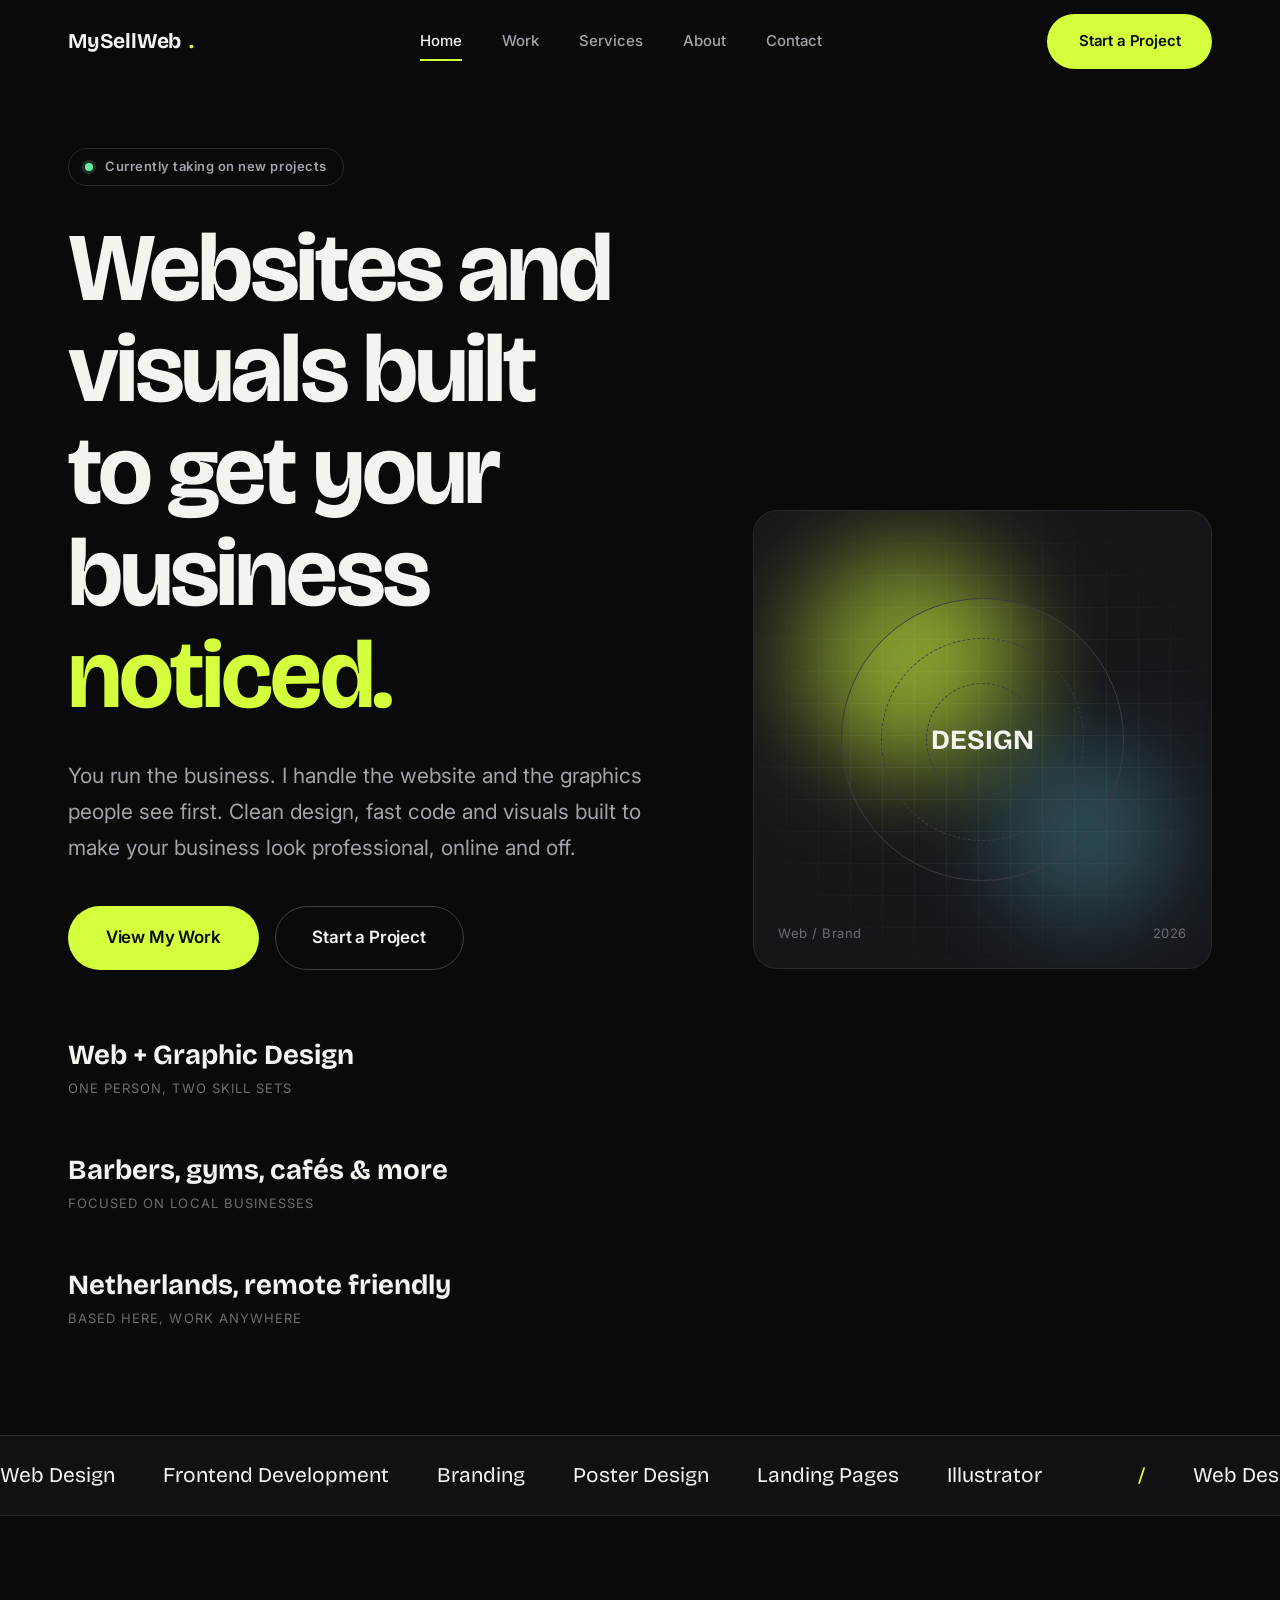
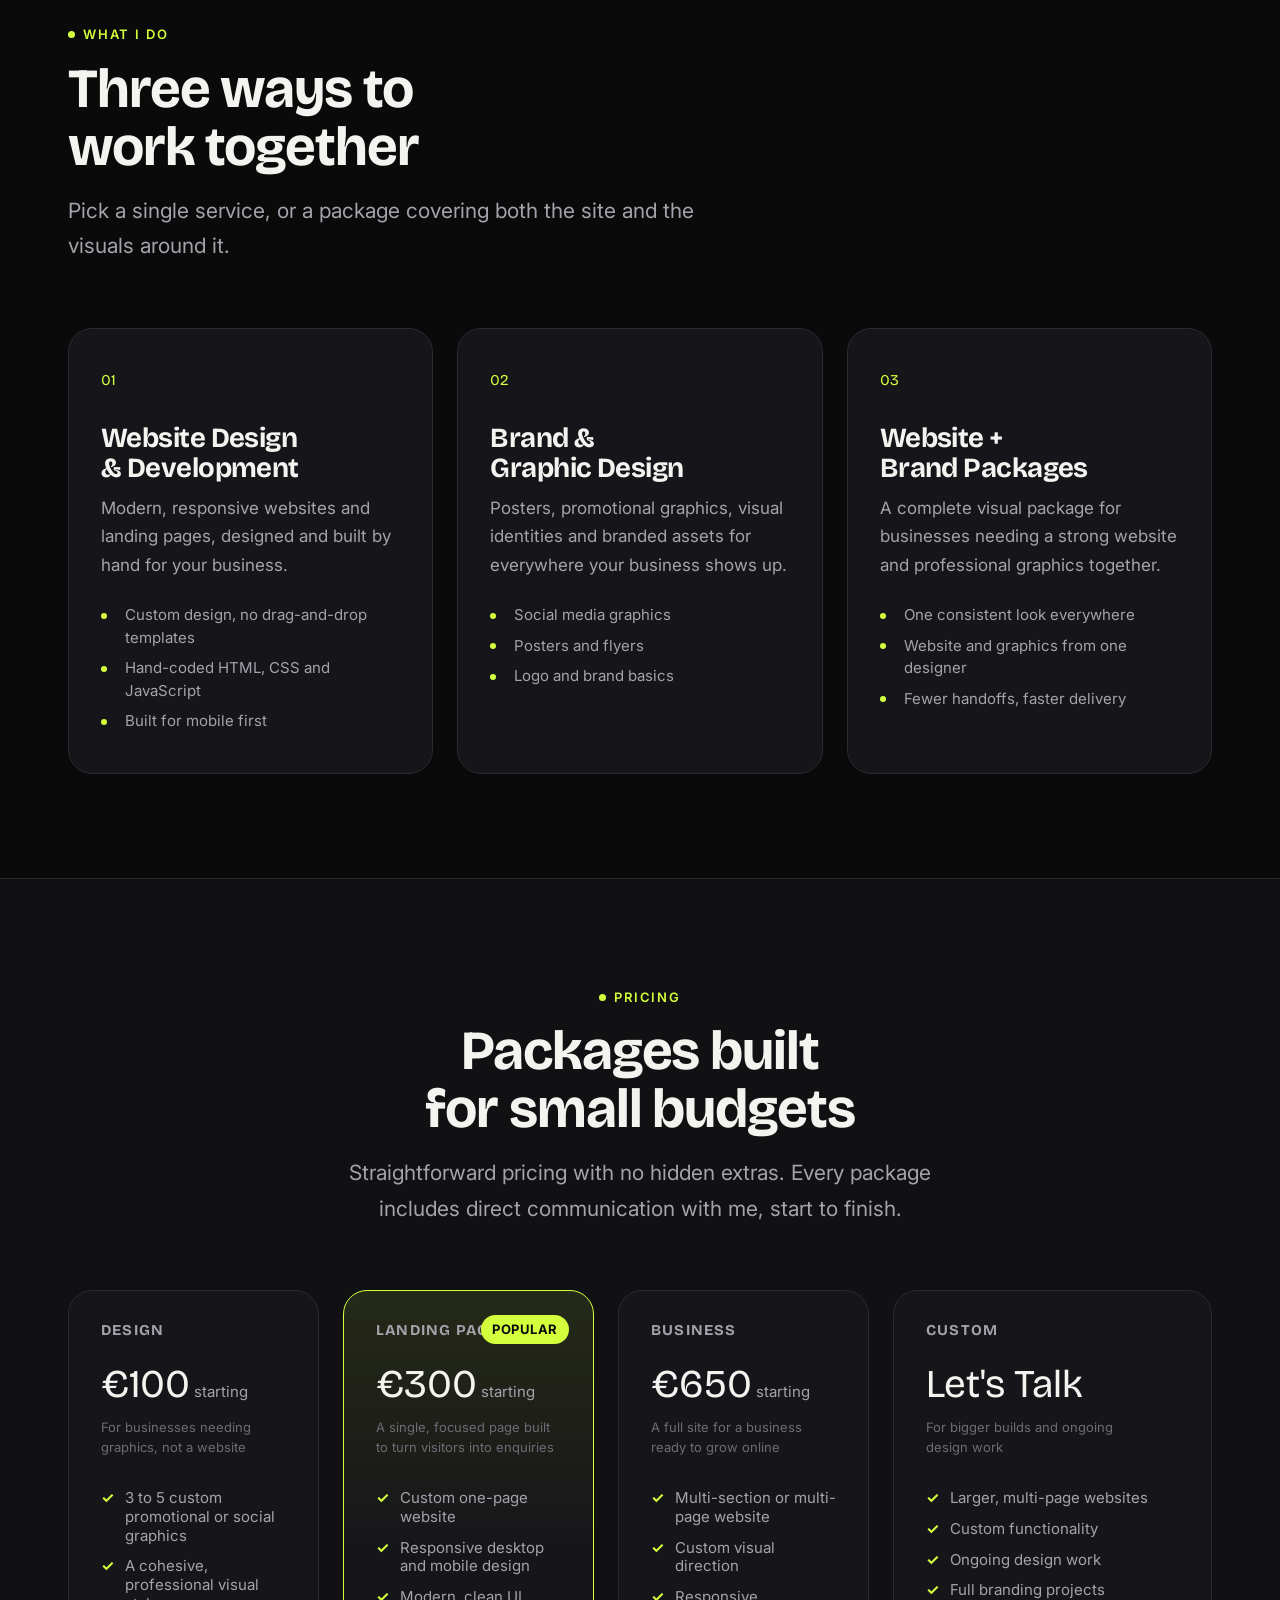
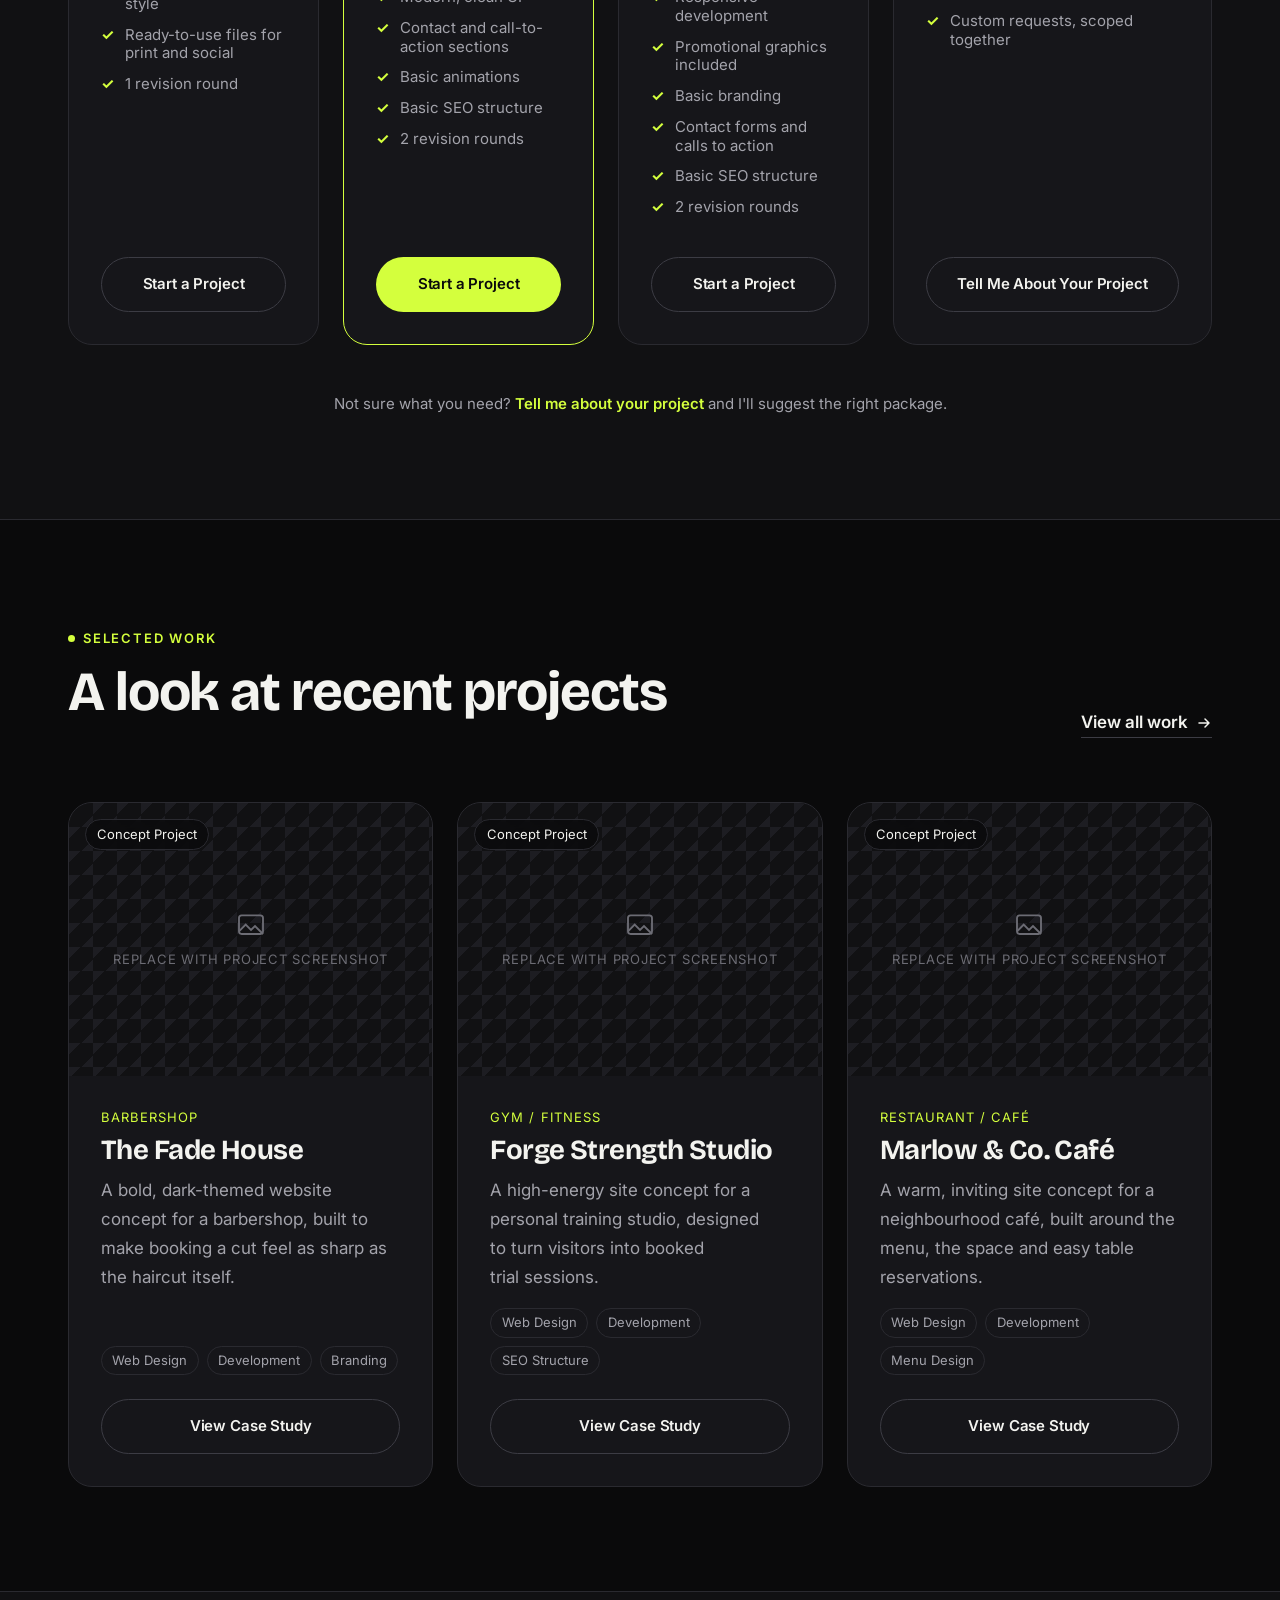
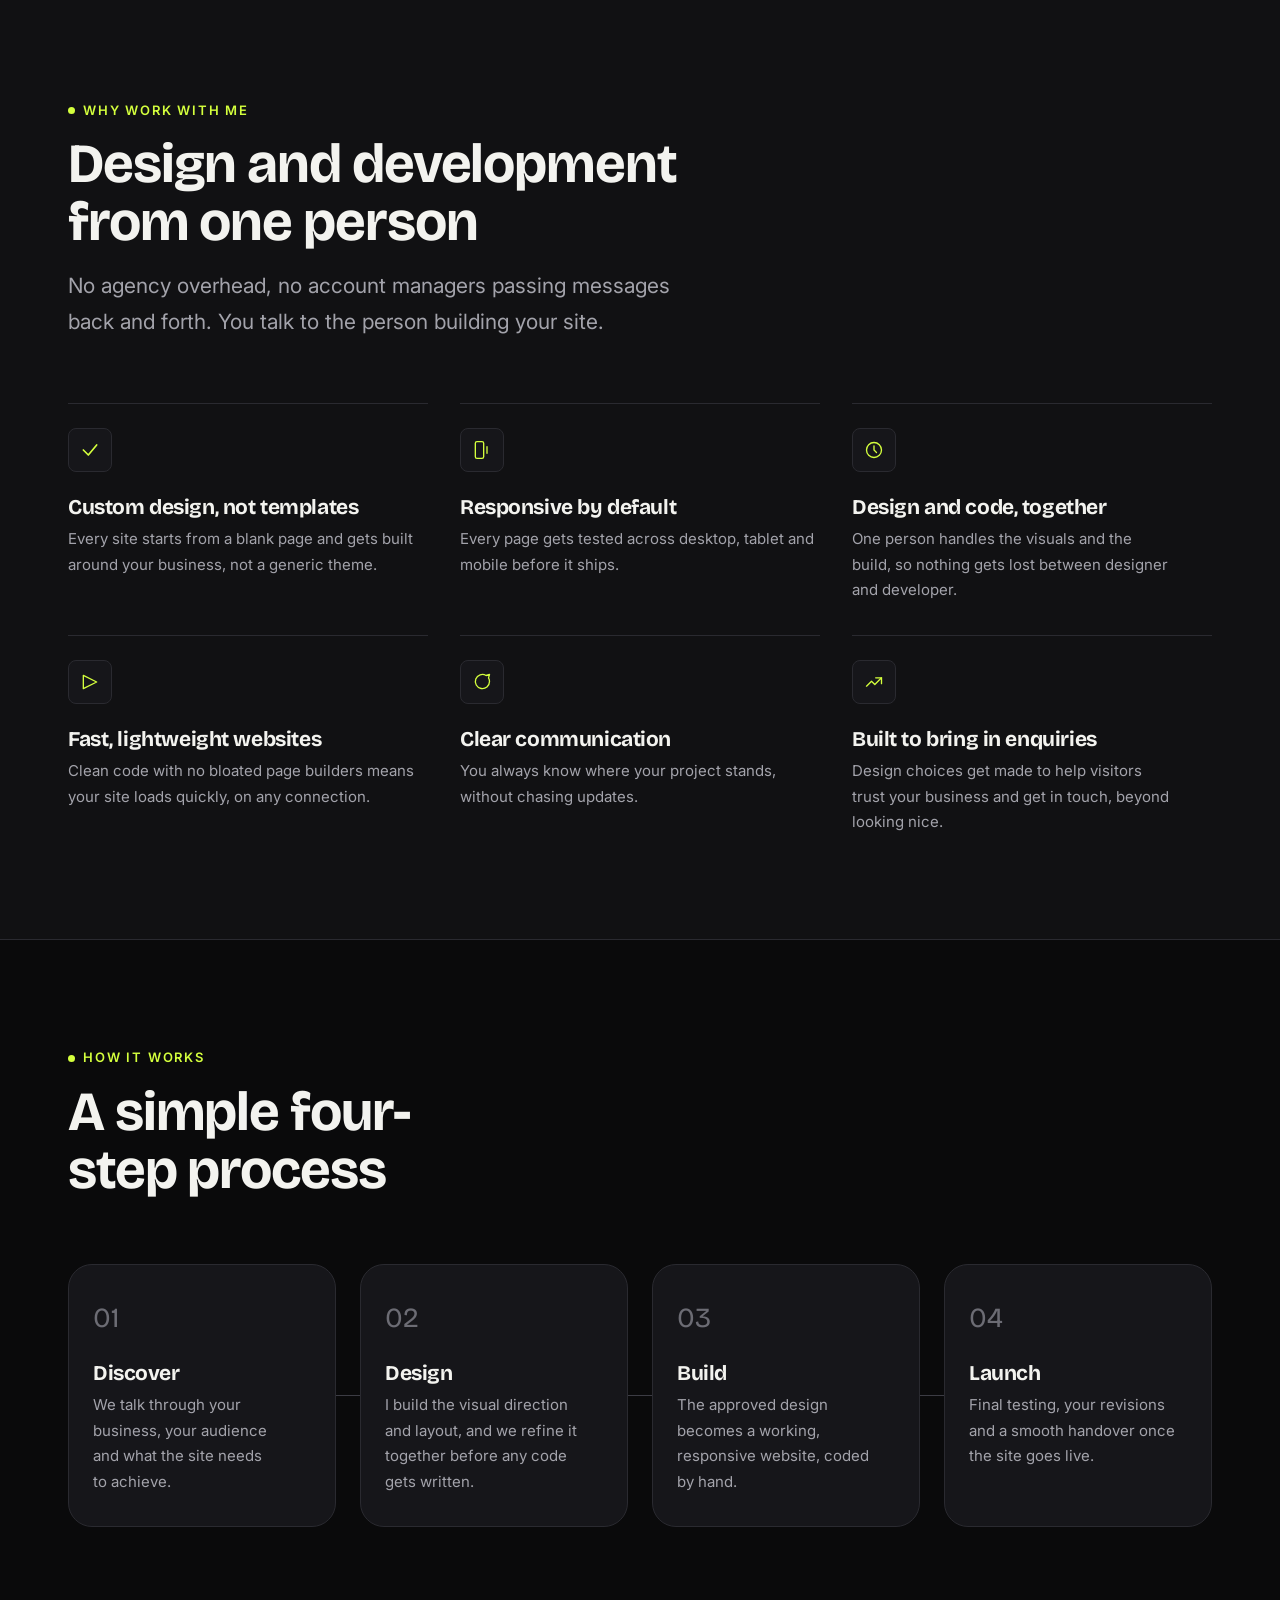
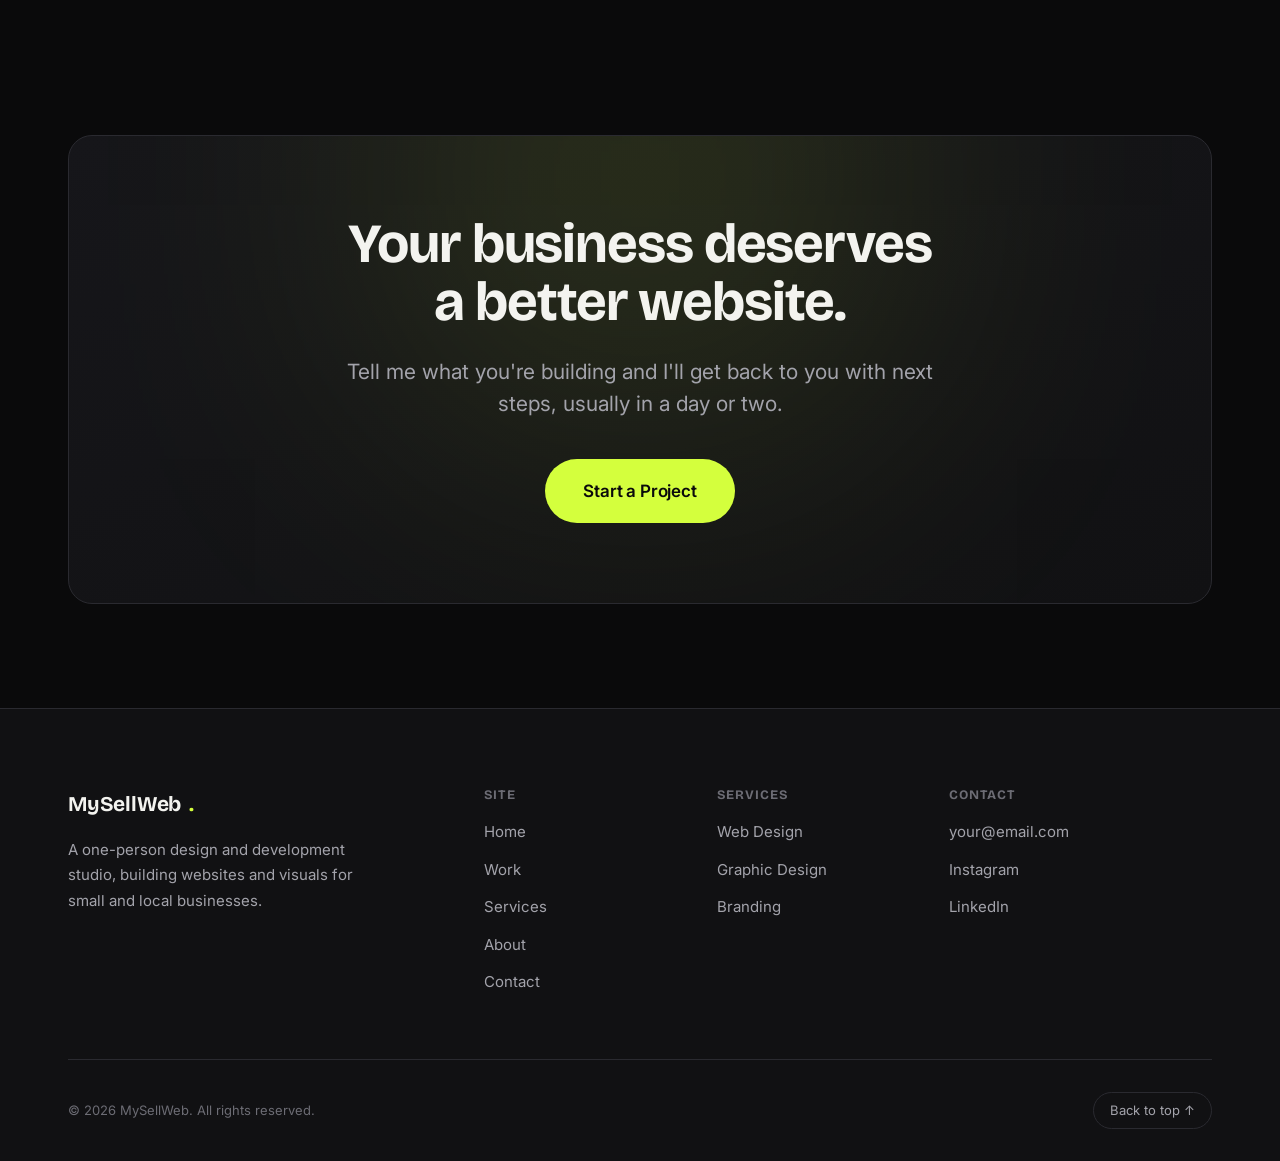
<file: index.html>
<!DOCTYPE html>
<html lang="en">
<head>
  <meta charset="UTF-8">
  <meta name="viewport" content="width=device-width, initial-scale=1.0">
  <title>MySellWeb | Websites &amp; Graphic Design for Small Businesses</title>
  <meta name="description" content="Freelance web design and graphic design studio. Custom websites, landing pages, branding and promotional graphics for barbers, gyms, restaurants and local businesses.">

  <!-- ============================================================
       REPLACE ME: swap "MySellWeb" everywhere in this file for your
       real studio name, and update the description above.
       ============================================================ -->

  <!-- Open Graph: replace the URL and image once the site is live -->
  <meta property="og:title" content="MySellWeb | Websites & Graphic Design for Small Businesses">
  <meta property="og:description" content="Custom websites, landing pages and branded graphics for barbers, gyms, restaurants and local businesses.">
  <meta property="og:type" content="website">
  <meta property="og:url" content="https://www.yourdomain.com/">
  <!-- <meta property="og:image" content="https://www.yourdomain.com/assets/images/og-cover.jpg"> -->

  <link rel="icon" href="data:,">
  <link rel="preconnect" href="https://fonts.googleapis.com">
  <link rel="preconnect" href="https://fonts.gstatic.com" crossorigin>
  <link href="https://fonts.googleapis.com/css2?family=Bricolage+Grotesque:opsz,wght@12..96,400;500;600;700;800&family=Inter:wght@400;500;600;700&display=swap" rel="stylesheet">
  <link rel="stylesheet" href="css/styles.css">
</head>
<body id="top">
  <a class="skip-link" href="#main">Skip to content</a>

  <!-- ============================================================
       NAVIGATION
       ============================================================ -->
  <header class="site-header">
    <div class="nav-inner">
      <a href="index.html" class="logo">MySellWeb<span class="dot">.</span></a>

      <nav class="nav-links" aria-label="Primary">
        <a href="index.html">Home</a>
        <a href="work.html">Work</a>
        <a href="services.html">Services</a>
        <a href="about.html">About</a>
        <a href="contact.html">Contact</a>
      </nav>

      <div class="nav-cta">
        <a href="contact.html" class="btn btn-primary">Start a Project</a>
        <button class="nav-toggle" aria-label="Open menu" aria-expanded="false" aria-controls="mobile-menu">
          <span></span><span></span><span></span>
        </button>
      </div>
    </div>

    <!-- Mobile menu (vanilla JS toggle in js/main.js) -->
    <div class="mobile-menu" id="mobile-menu">
      <nav aria-label="Mobile">
        <a href="index.html">Home</a>
        <a href="work.html">Work</a>
        <a href="services.html">Services</a>
        <a href="about.html">About</a>
        <a href="contact.html">Contact</a>
      </nav>
      <a href="contact.html" class="btn btn-primary btn-block">Start a Project</a>
      <div class="mobile-menu-foot">
        <!-- REPLACE ME: your real email and socials -->
        <a href="mailto:your@email.com">your@email.com</a>
      </div>
    </div>
  </header>

  <main id="main">

    <!-- ============================================================
         HERO
         ============================================================ -->
    <section class="hero">
      <div class="container">
        <div class="hero-grid">
          <div class="reveal">
            <span class="hero-eyebrow"><span class="status-dot"></span> Currently taking on new projects</span>
            <h1>Websites and visuals built to get your business <em>noticed.</em></h1>
            <p class="hero-desc">You run the business. I handle the website and the graphics people see first. Clean design, fast code and visuals built to make your business look professional, online and off.</p>
            <div class="hero-actions">
              <a href="work.html" class="btn btn-primary btn-lg">View My Work</a>
              <a href="contact.html" class="btn btn-secondary btn-lg">Start a Project</a>
            </div>
            <div class="hero-meta">
              <div>
                <strong>Web + Graphic Design</strong>
                <span>One person, two skill sets</span>
              </div>
              <div>
                <strong>Barbers, gyms, cafés &amp; more</strong>
                <span>Focused on local businesses</span>
              </div>
              <div>
                <strong>Netherlands, remote friendly</strong>
                <span>Based here, work anywhere</span>
              </div>
            </div>
          </div>

          <!-- Generated visual: pure CSS, no external image needed -->
          <div class="hero-visual" aria-hidden="true">
            <div class="grid-lines"></div>
            <div class="orb orb-1"></div>
            <div class="orb orb-2"></div>
            <div class="visual-core">
              <span class="visual-mark">DESIGN</span>
            </div>
            <div class="corner-tag">
              <span>Web / Brand</span>
              <span>2026</span>
            </div>
          </div>
        </div>
      </div>
    </section>

    <!-- Scrolling skills strip -->
    <div class="marquee-section" aria-hidden="true">
      <div class="marquee-track">
        <span>
          <em>Web Design</em>
          <em>Frontend Development</em>
          <em>Branding</em>
          <em>Poster Design</em>
          <em>Landing Pages</em>
          <em>Illustrator</em>
        </span>
        <span>
          <em>Web Design</em>
          <em>Frontend Development</em>
          <em>Branding</em>
          <em>Poster Design</em>
          <em>Landing Pages</em>
          <em>Illustrator</em>
        </span>
      </div>
    </div>

    <!-- ============================================================
         SERVICES
         ============================================================ -->
    <section class="section-pad" id="services-preview">
      <div class="container">
        <div class="section-head reveal">
          <span class="eyebrow">What I Do</span>
          <h2>Three ways to work together</h2>
          <p>Pick a single service, or a package covering both the site and the visuals around it.</p>
        </div>

        <div class="services-grid reveal-stagger">
          <div class="service-card">
            <span class="num">01</span>
            <h3>Website Design &amp; Development</h3>
            <p>Modern, responsive websites and landing pages, designed and built by hand for your business.</p>
            <ul>
              <li>Custom design, no drag-and-drop templates</li>
              <li>Hand-coded HTML, CSS and JavaScript</li>
              <li>Built for mobile first</li>
            </ul>
          </div>
          <div class="service-card">
            <span class="num">02</span>
            <h3>Brand &amp; Graphic Design</h3>
            <p>Posters, promotional graphics, visual identities and branded assets for everywhere your business shows up.</p>
            <ul>
              <li>Social media graphics</li>
              <li>Posters and flyers</li>
              <li>Logo and brand basics</li>
            </ul>
          </div>
          <div class="service-card">
            <span class="num">03</span>
            <h3>Website + Brand Packages</h3>
            <p>A complete visual package for businesses needing a strong website and professional graphics together.</p>
            <ul>
              <li>One consistent look everywhere</li>
              <li>Website and graphics from one designer</li>
              <li>Fewer handoffs, faster delivery</li>
            </ul>
          </div>
        </div>
      </div>
    </section>

    <!-- ============================================================
         PRICING / PACKAGES
         REPLACE ME: update prices and inclusions any time your rates
         change. Each card is fully self-contained below.
         ============================================================ -->
    <section class="section-pad" id="pricing" style="background: var(--bg-raised); border-top: 1px solid var(--border); border-bottom: 1px solid var(--border);">
      <div class="container">
        <div class="section-head center reveal">
          <span class="eyebrow">Pricing</span>
          <h2>Packages built for small budgets</h2>
          <p>Straightforward pricing with no hidden extras. Every package includes direct communication with me, start to finish.</p>
        </div>

        <div class="pricing-grid reveal-stagger">
          <!-- PACKAGE 1 — DESIGN -->
          <div class="price-card">
            <h3>Design</h3>
            <div class="price-value">€100<span> starting</span></div>
            <p class="price-note">For businesses needing graphics, not a website</p>
            <ul>
              <li>3 to 5 custom promotional or social graphics</li>
              <li>A cohesive, professional visual style</li>
              <li>Ready-to-use files for print and social</li>
              <li>1 revision round</li>
            </ul>
            <a href="contact.html" class="btn btn-secondary btn-block">Start a Project</a>
          </div>

          <!-- PACKAGE 2 — LANDING PAGE (marked popular) -->
          <div class="price-card is-popular">
            <span class="price-badge">Popular</span>
            <h3>Landing Page</h3>
            <div class="price-value">€300<span> starting</span></div>
            <p class="price-note">A single, focused page built to turn visitors into enquiries</p>
            <ul>
              <li>Custom one-page website</li>
              <li>Responsive desktop and mobile design</li>
              <li>Modern, clean UI</li>
              <li>Contact and call-to-action sections</li>
              <li>Basic animations</li>
              <li>Basic SEO structure</li>
              <li>2 revision rounds</li>
            </ul>
            <a href="contact.html" class="btn btn-primary btn-block">Start a Project</a>
          </div>

          <!-- PACKAGE 3 — BUSINESS -->
          <div class="price-card">
            <h3>Business</h3>
            <div class="price-value">€650<span> starting</span></div>
            <p class="price-note">A full site for a business ready to grow online</p>
            <ul>
              <li>Multi-section or multi-page website</li>
              <li>Custom visual direction</li>
              <li>Responsive development</li>
              <li>Promotional graphics included</li>
              <li>Basic branding</li>
              <li>Contact forms and calls to action</li>
              <li>Basic SEO structure</li>
              <li>2 revision rounds</li>
            </ul>
            <a href="contact.html" class="btn btn-secondary btn-block">Start a Project</a>
          </div>

          <!-- PACKAGE 4 — CUSTOM -->
          <div class="price-card">
            <h3>Custom</h3>
            <div class="price-value">Let's Talk</div>
            <p class="price-note">For bigger builds and ongoing design work</p>
            <ul>
              <li>Larger, multi-page websites</li>
              <li>Custom functionality</li>
              <li>Ongoing design work</li>
              <li>Full branding projects</li>
              <li>Custom requests, scoped together</li>
            </ul>
            <a href="contact.html" class="btn btn-secondary btn-block">Tell Me About Your Project</a>
          </div>
        </div>

        <p class="pricing-footnote reveal">Not sure what you need? <a href="contact.html">Tell me about your project</a> and I'll suggest the right package.</p>
      </div>
    </section>

    <!-- ============================================================
         FEATURED WORK
         ============================================================ -->
    <section class="section-pad" id="work-preview">
      <div class="container">
        <div class="section-top-row reveal">
          <div class="section-head">
            <span class="eyebrow">Selected Work</span>
            <h2>A look at recent projects</h2>
          </div>
          <a href="work.html" class="link-arrow">
            View all work
            <svg width="16" height="16" viewBox="0 0 16 16" fill="none" aria-hidden="true"><path d="M3 8h10M9 4l4 4-4 4" stroke="currentColor" stroke-width="1.5" stroke-linecap="round" stroke-linejoin="round"/></svg>
          </a>
        </div>

        <div class="work-grid reveal-stagger">
          <!-- PROJECT 1 — BARBERSHOP -->
          <article class="project-card">
            <div class="project-media">
              <span class="project-tag">Concept Project</span>
              <!-- REPLACE ME: swap this placeholder for a real screenshot -->
              <!-- <img src="assets/images/barbershop-cover.jpg" alt="Homepage of the barbershop concept website"> -->
              <div class="placeholder-tag">
                <svg width="32" height="32" viewBox="0 0 24 24" fill="none" aria-hidden="true"><rect x="3" y="4" width="18" height="14" rx="2" stroke="currentColor" stroke-width="1.4"/><path d="M3 16l5-5 4 4 3-3 6 6" stroke="currentColor" stroke-width="1.4"/></svg>
                Replace with project screenshot
              </div>
            </div>
            <div class="project-body">
              <span class="project-industry">Barbershop</span>
              <h3>The Fade House</h3>
              <p>A bold, dark-themed website concept for a barbershop, built to make booking a cut feel as sharp as the haircut itself.</p>
              <div class="project-services">
                <span>Web Design</span>
                <span>Development</span>
                <span>Branding</span>
              </div>
              <a href="projects/barber.html" class="btn btn-secondary btn-block">View Case Study</a>
            </div>
          </article>

          <!-- PROJECT 2 — GYM / FITNESS -->
          <article class="project-card">
            <div class="project-media">
              <span class="project-tag">Concept Project</span>
              <!-- <img src="assets/images/gym-cover.jpg" alt="Homepage of the fitness studio concept website"> -->
              <div class="placeholder-tag">
                <svg width="32" height="32" viewBox="0 0 24 24" fill="none" aria-hidden="true"><rect x="3" y="4" width="18" height="14" rx="2" stroke="currentColor" stroke-width="1.4"/><path d="M3 16l5-5 4 4 3-3 6 6" stroke="currentColor" stroke-width="1.4"/></svg>
                Replace with project screenshot
              </div>
            </div>
            <div class="project-body">
              <span class="project-industry">Gym / Fitness</span>
              <h3>Forge Strength Studio</h3>
              <p>A high-energy site concept for a personal training studio, designed to turn visitors into booked trial sessions.</p>
              <div class="project-services">
                <span>Web Design</span>
                <span>Development</span>
                <span>SEO Structure</span>
              </div>
              <a href="projects/gym.html" class="btn btn-secondary btn-block">View Case Study</a>
            </div>
          </article>

          <!-- PROJECT 3 — RESTAURANT / CAFÉ -->
          <article class="project-card">
            <div class="project-media">
              <span class="project-tag">Concept Project</span>
              <!-- <img src="assets/images/restaurant-cover.jpg" alt="Homepage of the café concept website"> -->
              <div class="placeholder-tag">
                <svg width="32" height="32" viewBox="0 0 24 24" fill="none" aria-hidden="true"><rect x="3" y="4" width="18" height="14" rx="2" stroke="currentColor" stroke-width="1.4"/><path d="M3 16l5-5 4 4 3-3 6 6" stroke="currentColor" stroke-width="1.4"/></svg>
                Replace with project screenshot
              </div>
            </div>
            <div class="project-body">
              <span class="project-industry">Restaurant / Café</span>
              <h3>Marlow &amp; Co. Café</h3>
              <p>A warm, inviting site concept for a neighbourhood café, built around the menu, the space and easy table reservations.</p>
              <div class="project-services">
                <span>Web Design</span>
                <span>Development</span>
                <span>Menu Design</span>
              </div>
              <a href="projects/restaurant.html" class="btn btn-secondary btn-block">View Case Study</a>
            </div>
          </article>
        </div>
      </div>
    </section>

    <!-- ============================================================
         WHY WORK WITH ME
         ============================================================ -->
    <section class="section-pad" style="background: var(--bg-raised); border-top: 1px solid var(--border); border-bottom: 1px solid var(--border);">
      <div class="container">
        <div class="section-head reveal">
          <span class="eyebrow">Why Work With Me</span>
          <h2>Design and development from one person</h2>
          <p>No agency overhead, no account managers passing messages back and forth. You talk to the person building your site.</p>
        </div>

        <div class="benefits-grid reveal-stagger">
          <div class="benefit-item">
            <div class="icon"><svg width="20" height="20" viewBox="0 0 24 24" fill="none" aria-hidden="true"><path d="M4 12l6 6L20 6" stroke="currentColor" stroke-width="2" stroke-linecap="round" stroke-linejoin="round"/></svg></div>
            <h3>Custom design, not templates</h3>
            <p>Every site starts from a blank page and gets built around your business, not a generic theme.</p>
          </div>
          <div class="benefit-item">
            <div class="icon"><svg width="20" height="20" viewBox="0 0 24 24" fill="none" aria-hidden="true"><rect x="4" y="2" width="10" height="20" rx="2" stroke="currentColor" stroke-width="1.6"/><path d="M18 8v8" stroke="currentColor" stroke-width="1.6" stroke-linecap="round"/></svg></div>
            <h3>Responsive by default</h3>
            <p>Every page gets tested across desktop, tablet and mobile before it ships.</p>
          </div>
          <div class="benefit-item">
            <div class="icon"><svg width="20" height="20" viewBox="0 0 24 24" fill="none" aria-hidden="true"><circle cx="12" cy="12" r="9" stroke="currentColor" stroke-width="1.6"/><path d="M12 7v5l3 3" stroke="currentColor" stroke-width="1.6" stroke-linecap="round"/></svg></div>
            <h3>Design and code, together</h3>
            <p>One person handles the visuals and the build, so nothing gets lost between designer and developer.</p>
          </div>
          <div class="benefit-item">
            <div class="icon"><svg width="20" height="20" viewBox="0 0 24 24" fill="none" aria-hidden="true"><path d="M4 4l16 8-16 8V4z" stroke="currentColor" stroke-width="1.6" stroke-linejoin="round"/></svg></div>
            <h3>Fast, lightweight websites</h3>
            <p>Clean code with no bloated page builders means your site loads quickly, on any connection.</p>
          </div>
          <div class="benefit-item">
            <div class="icon"><svg width="20" height="20" viewBox="0 0 24 24" fill="none" aria-hidden="true"><path d="M21 11.5a8.5 8.5 0 11-4.1-7.3L21 3l-1.2 4.1a8.4 8.4 0 011.2 4.4z" stroke="currentColor" stroke-width="1.6" stroke-linejoin="round"/></svg></div>
            <h3>Clear communication</h3>
            <p>You always know where your project stands, without chasing updates.</p>
          </div>
          <div class="benefit-item">
            <div class="icon"><svg width="20" height="20" viewBox="0 0 24 24" fill="none" aria-hidden="true"><path d="M3 17l6-6 4 4 8-8" stroke="currentColor" stroke-width="1.6" stroke-linecap="round" stroke-linejoin="round"/><path d="M14 7h7v7" stroke="currentColor" stroke-width="1.6" stroke-linecap="round" stroke-linejoin="round"/></svg></div>
            <h3>Built to bring in enquiries</h3>
            <p>Design choices get made to help visitors trust your business and get in touch, beyond looking nice.</p>
          </div>
        </div>
      </div>
    </section>

    <!-- ============================================================
         PROCESS
         ============================================================ -->
    <section class="section-pad">
      <div class="container">
        <div class="section-head reveal">
          <span class="eyebrow">How It Works</span>
          <h2>A simple four-step process</h2>
        </div>

        <div class="process-grid reveal-stagger">
          <div class="process-step">
            <span class="step-num">01</span>
            <h3>Discover</h3>
            <p>We talk through your business, your audience and what the site needs to achieve.</p>
          </div>
          <div class="process-step">
            <span class="step-num">02</span>
            <h3>Design</h3>
            <p>I build the visual direction and layout, and we refine it together before any code gets written.</p>
          </div>
          <div class="process-step">
            <span class="step-num">03</span>
            <h3>Build</h3>
            <p>The approved design becomes a working, responsive website, coded by hand.</p>
          </div>
          <div class="process-step">
            <span class="step-num">04</span>
            <h3>Launch</h3>
            <p>Final testing, your revisions and a smooth handover once the site goes live.</p>
          </div>
        </div>
      </div>
    </section>

    <!-- ============================================================
         FINAL CTA
         ============================================================ -->
    <section class="section-pad">
      <div class="container">
        <div class="cta-banner reveal">
          <h2>Your business deserves a better website.</h2>
          <p>Tell me what you're building and I'll get back to you with next steps, usually in a day or two.</p>
          <a href="contact.html" class="btn btn-primary btn-lg">Start a Project</a>
        </div>
      </div>
    </section>

  </main>

  <!-- ============================================================
       FOOTER
       ============================================================ -->
  <footer class="site-footer">
    <div class="container">
      <div class="footer-grid">
        <div class="footer-brand">
          <a href="index.html" class="logo">MySellWeb<span class="dot">.</span></a>
          <p>A one-person design and development studio, building websites and visuals for small and local businesses.</p>
        </div>
        <div class="footer-col">
          <h4>Site</h4>
          <ul>
            <li><a href="index.html">Home</a></li>
            <li><a href="work.html">Work</a></li>
            <li><a href="services.html">Services</a></li>
            <li><a href="about.html">About</a></li>
            <li><a href="contact.html">Contact</a></li>
          </ul>
        </div>
        <div class="footer-col">
          <h4>Services</h4>
          <ul>
            <li><a href="services.html">Web Design</a></li>
            <li><a href="services.html">Graphic Design</a></li>
            <li><a href="services.html">Branding</a></li>
          </ul>
        </div>
        <div class="footer-col">
          <h4>Contact</h4>
          <ul>
            <!-- REPLACE ME: your real contact details -->
            <li><a href="mailto:your@email.com">your@email.com</a></li>
            <li><a href="https://instagram.com/yourhandle" target="_blank" rel="noopener">Instagram</a></li>
            <li><a href="https://linkedin.com/in/yourhandle" target="_blank" rel="noopener">LinkedIn</a></li>
          </ul>
        </div>
      </div>
      <div class="footer-bottom">
        <span>&copy; <span id="year">2026</span> MySellWeb. All rights reserved.</span>
        <a href="#top" class="back-to-top">Back to top ↑</a>
      </div>
    </div>
  </footer>

  <script src="js/main.js"></script>
  <script>document.getElementById('year').textContent = new Date().getFullYear();</script>
</body>
</html>
</file>
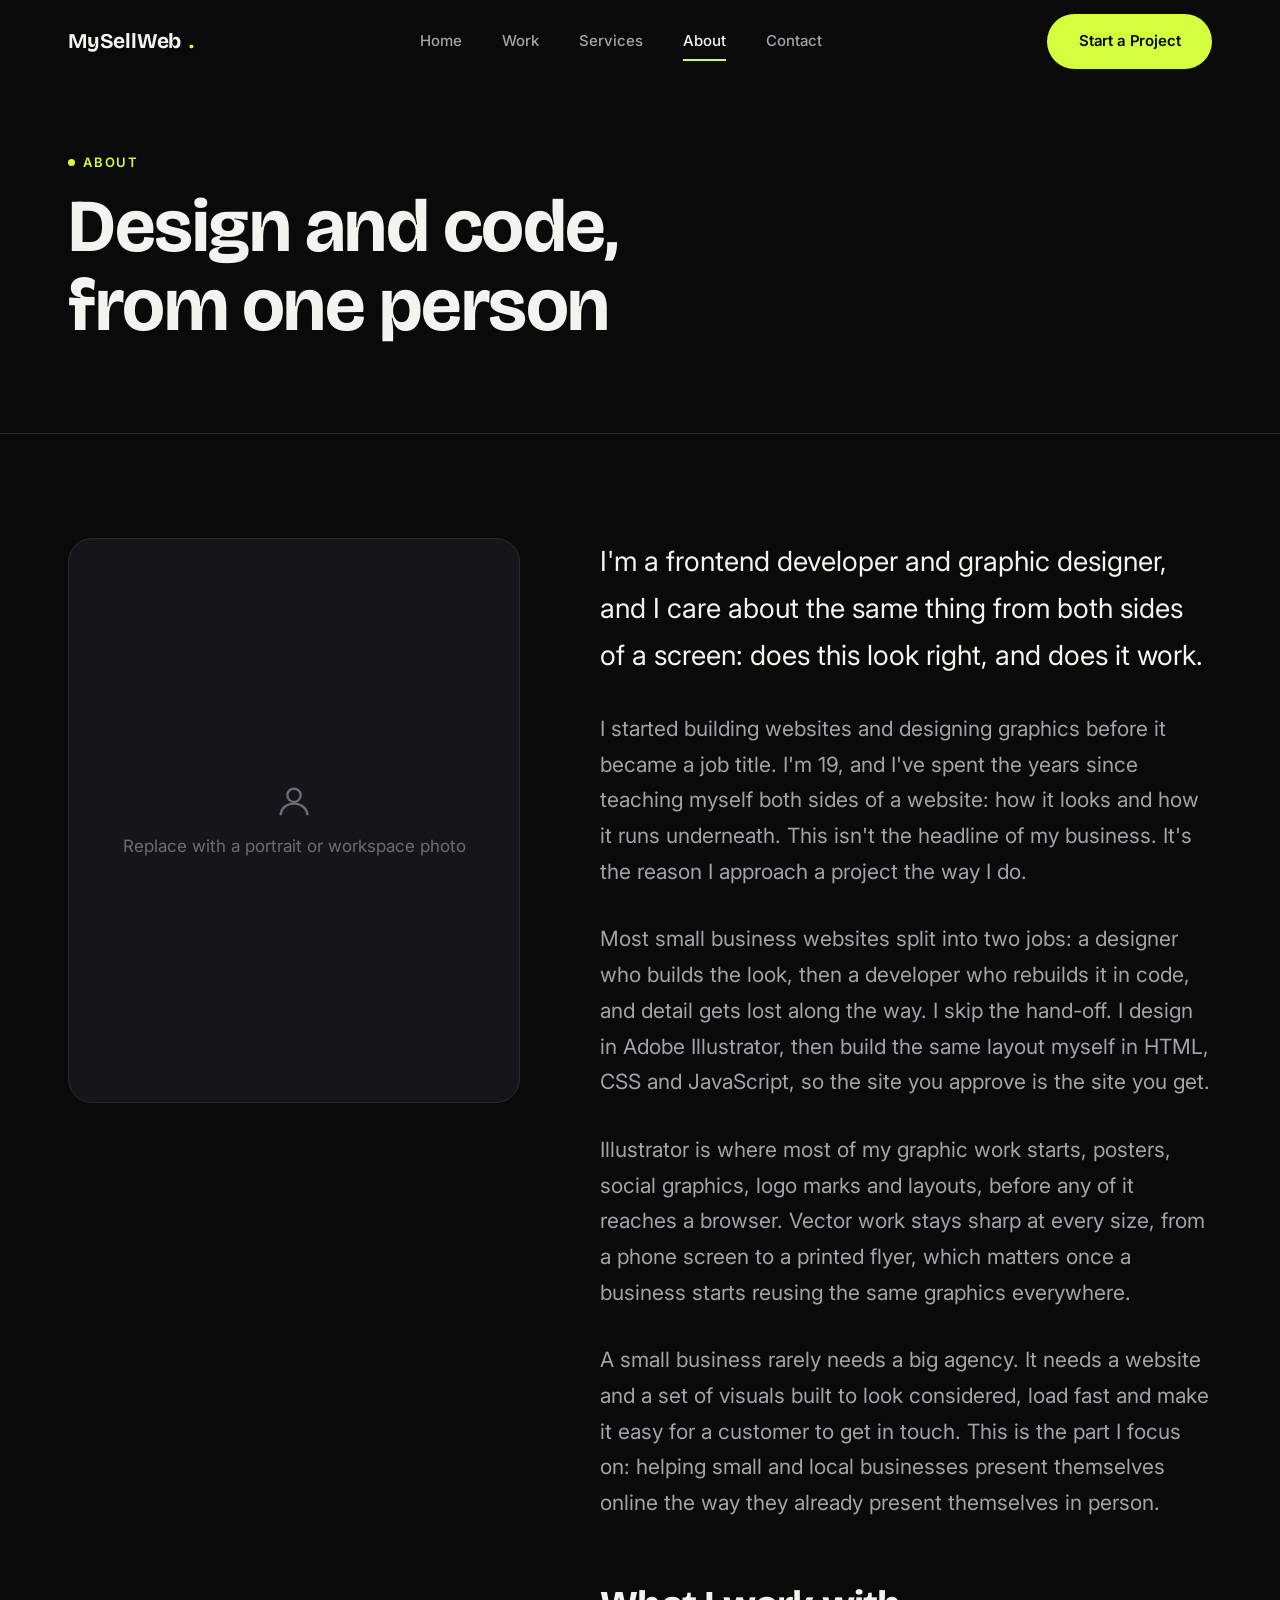
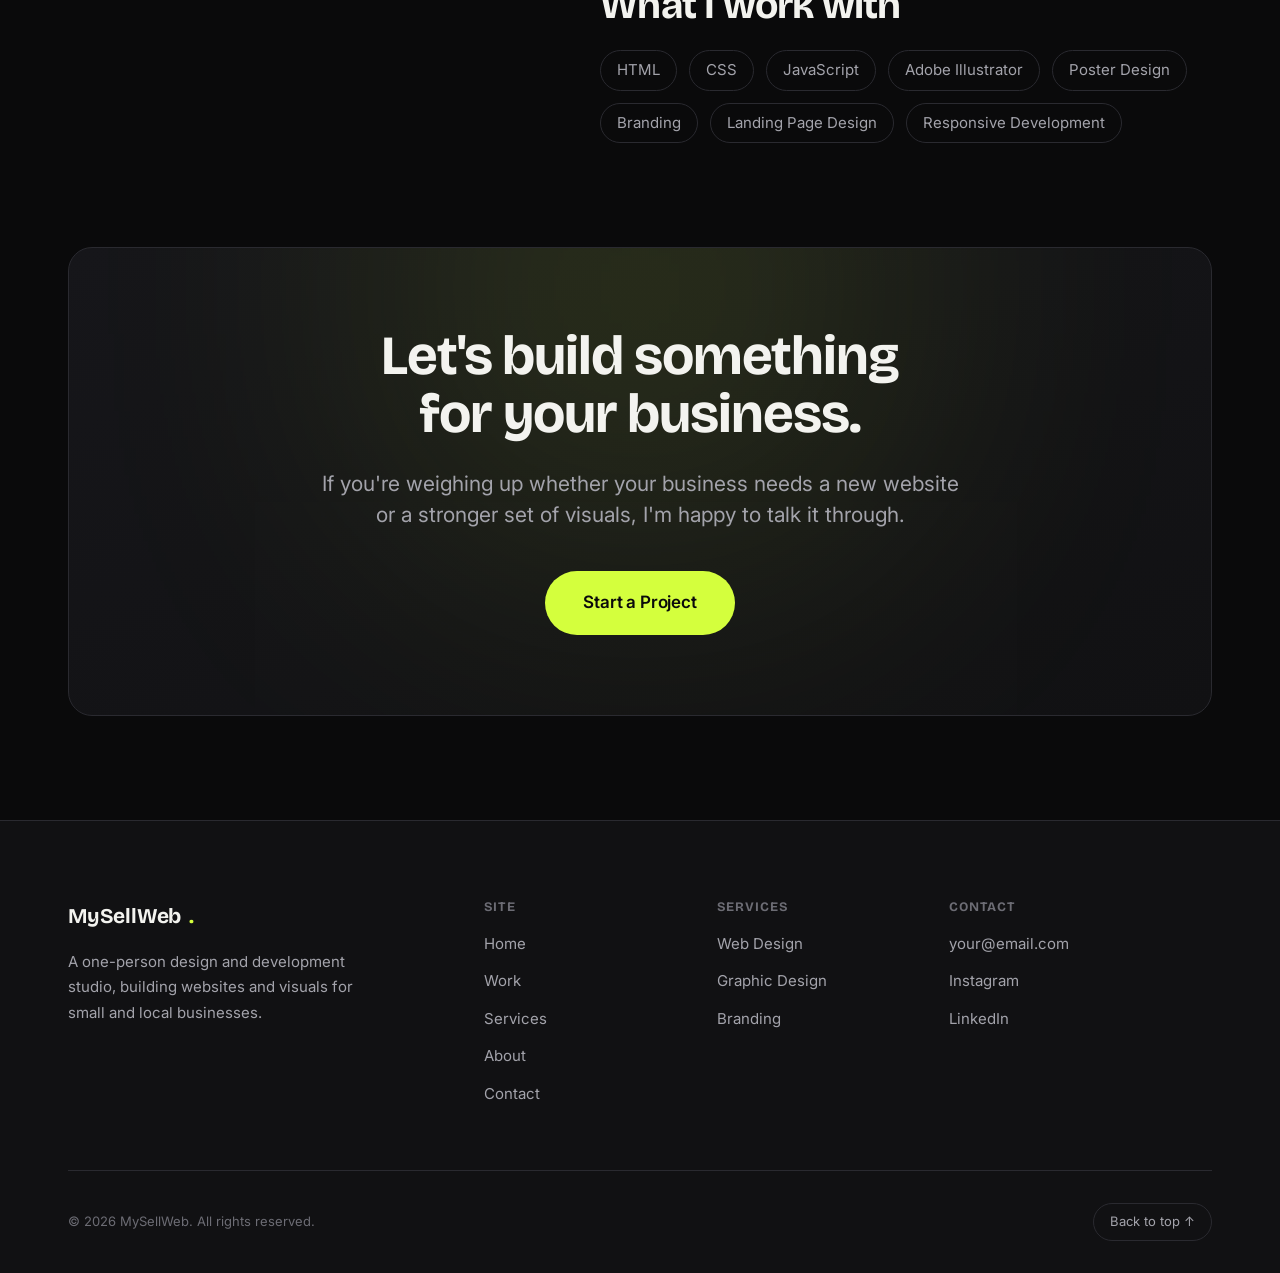
<file: about.html>
<!DOCTYPE html>
<html lang="en">
<head>
  <meta charset="UTF-8">
  <meta name="viewport" content="width=device-width, initial-scale=1.0">
  <title>About | MySellWeb</title>
  <meta name="description" content="Frontend developer and graphic designer, working with small businesses to build clean, modern websites and visuals.">
  <meta property="og:title" content="About | MySellWeb">
  <meta property="og:description" content="Frontend developer and graphic designer, working with small businesses to build clean, modern websites and visuals.">
  <meta property="og:type" content="website">
  <meta property="og:url" content="https://www.yourdomain.com/about.html">

  <link rel="icon" href="data:,">
  <link rel="preconnect" href="https://fonts.googleapis.com">
  <link rel="preconnect" href="https://fonts.gstatic.com" crossorigin>
  <link href="https://fonts.googleapis.com/css2?family=Bricolage+Grotesque:opsz,wght@12..96,400;500;600;700;800&family=Inter:wght@400;500;600;700&display=swap" rel="stylesheet">
  <link rel="stylesheet" href="css/styles.css">
</head>
<body id="top">
  <a class="skip-link" href="#main">Skip to content</a>

  <header class="site-header">
    <div class="nav-inner">
      <a href="index.html" class="logo">MySellWeb<span class="dot">.</span></a>
      <nav class="nav-links" aria-label="Primary">
        <a href="index.html">Home</a>
        <a href="work.html">Work</a>
        <a href="services.html">Services</a>
        <a href="about.html">About</a>
        <a href="contact.html">Contact</a>
      </nav>
      <div class="nav-cta">
        <a href="contact.html" class="btn btn-primary">Start a Project</a>
        <button class="nav-toggle" aria-label="Open menu" aria-expanded="false" aria-controls="mobile-menu">
          <span></span><span></span><span></span>
        </button>
      </div>
    </div>
    <div class="mobile-menu" id="mobile-menu">
      <nav aria-label="Mobile">
        <a href="index.html">Home</a>
        <a href="work.html">Work</a>
        <a href="services.html">Services</a>
        <a href="about.html">About</a>
        <a href="contact.html">Contact</a>
      </nav>
      <a href="contact.html" class="btn btn-primary btn-block">Start a Project</a>
      <div class="mobile-menu-foot">
        <a href="mailto:your@email.com">your@email.com</a>
      </div>
    </div>
  </header>

  <main id="main">

    <div class="page-header">
      <div class="container">
        <span class="eyebrow">About</span>
        <h1>Design and code, from one person</h1>
      </div>
    </div>

    <section class="section-pad">
      <div class="container">
        <div class="about-layout">

          <!-- ============================================================
               REPLACE ME: swap this placeholder for a real portrait or
               workspace photo. Keep the aspect ratio close to 4:5.
               ============================================================ -->
          <div class="about-portrait">
            <!-- <img src="assets/images/portrait.jpg" alt="Portrait of the designer at their desk"> -->
            <svg width="40" height="40" viewBox="0 0 24 24" fill="none" aria-hidden="true"><circle cx="12" cy="8" r="4" stroke="currentColor" stroke-width="1.4"/><path d="M4 20c0-4 3.5-7 8-7s8 3 8 7" stroke="currentColor" stroke-width="1.4"/></svg>
            <span>Replace with a portrait or workspace photo</span>
          </div>

          <div class="about-body reveal">
            <p>I'm a frontend developer and graphic designer, and I care about the same thing from both sides of a screen: does this look right, and does it work.</p>

            <p>I started building websites and designing graphics before it became a job title. I'm 19, and I've spent the years since teaching myself both sides of a website: how it looks and how it runs underneath. This isn't the headline of my business. It's the reason I approach a project the way I do.</p>

            <p>Most small business websites split into two jobs: a designer who builds the look, then a developer who rebuilds it in code, and detail gets lost along the way. I skip the hand-off. I design in Adobe Illustrator, then build the same layout myself in HTML, CSS and JavaScript, so the site you approve is the site you get.</p>

            <p>Illustrator is where most of my graphic work starts, posters, social graphics, logo marks and layouts, before any of it reaches a browser. Vector work stays sharp at every size, from a phone screen to a printed flyer, which matters once a business starts reusing the same graphics everywhere.</p>

            <p>A small business rarely needs a big agency. It needs a website and a set of visuals built to look considered, load fast and make it easy for a customer to get in touch. This is the part I focus on: helping small and local businesses present themselves online the way they already present themselves in person.</p>

            <h2>What I work with</h2>
            <div class="skills-list">
              <span>HTML</span>
              <span>CSS</span>
              <span>JavaScript</span>
              <span>Adobe Illustrator</span>
              <span>Poster Design</span>
              <span>Branding</span>
              <span>Landing Page Design</span>
              <span>Responsive Development</span>
            </div>
          </div>

        </div>
      </div>
    </section>

    <section class="section-pad" style="padding-top: 0;">
      <div class="container">
        <div class="cta-banner reveal">
          <h2>Let's build something for your business.</h2>
          <p>If you're weighing up whether your business needs a new website or a stronger set of visuals, I'm happy to talk it through.</p>
          <a href="contact.html" class="btn btn-primary btn-lg">Start a Project</a>
        </div>
      </div>
    </section>

  </main>

  <footer class="site-footer">
    <div class="container">
      <div class="footer-grid">
        <div class="footer-brand">
          <a href="index.html" class="logo">MySellWeb<span class="dot">.</span></a>
          <p>A one-person design and development studio, building websites and visuals for small and local businesses.</p>
        </div>
        <div class="footer-col">
          <h4>Site</h4>
          <ul>
            <li><a href="index.html">Home</a></li>
            <li><a href="work.html">Work</a></li>
            <li><a href="services.html">Services</a></li>
            <li><a href="about.html">About</a></li>
            <li><a href="contact.html">Contact</a></li>
          </ul>
        </div>
        <div class="footer-col">
          <h4>Services</h4>
          <ul>
            <li><a href="services.html">Web Design</a></li>
            <li><a href="services.html">Graphic Design</a></li>
            <li><a href="services.html">Branding</a></li>
          </ul>
        </div>
        <div class="footer-col">
          <h4>Contact</h4>
          <ul>
            <li><a href="mailto:your@email.com">your@email.com</a></li>
            <li><a href="https://instagram.com/yourhandle" target="_blank" rel="noopener">Instagram</a></li>
            <li><a href="https://linkedin.com/in/yourhandle" target="_blank" rel="noopener">LinkedIn</a></li>
          </ul>
        </div>
      </div>
      <div class="footer-bottom">
        <span>&copy; <span id="year">2026</span> MySellWeb. All rights reserved.</span>
        <a href="#top" class="back-to-top">Back to top ↑</a>
      </div>
    </div>
  </footer>

  <script src="js/main.js"></script>
  <script>document.getElementById('year').textContent = new Date().getFullYear();</script>
</body>
</html>
</file>
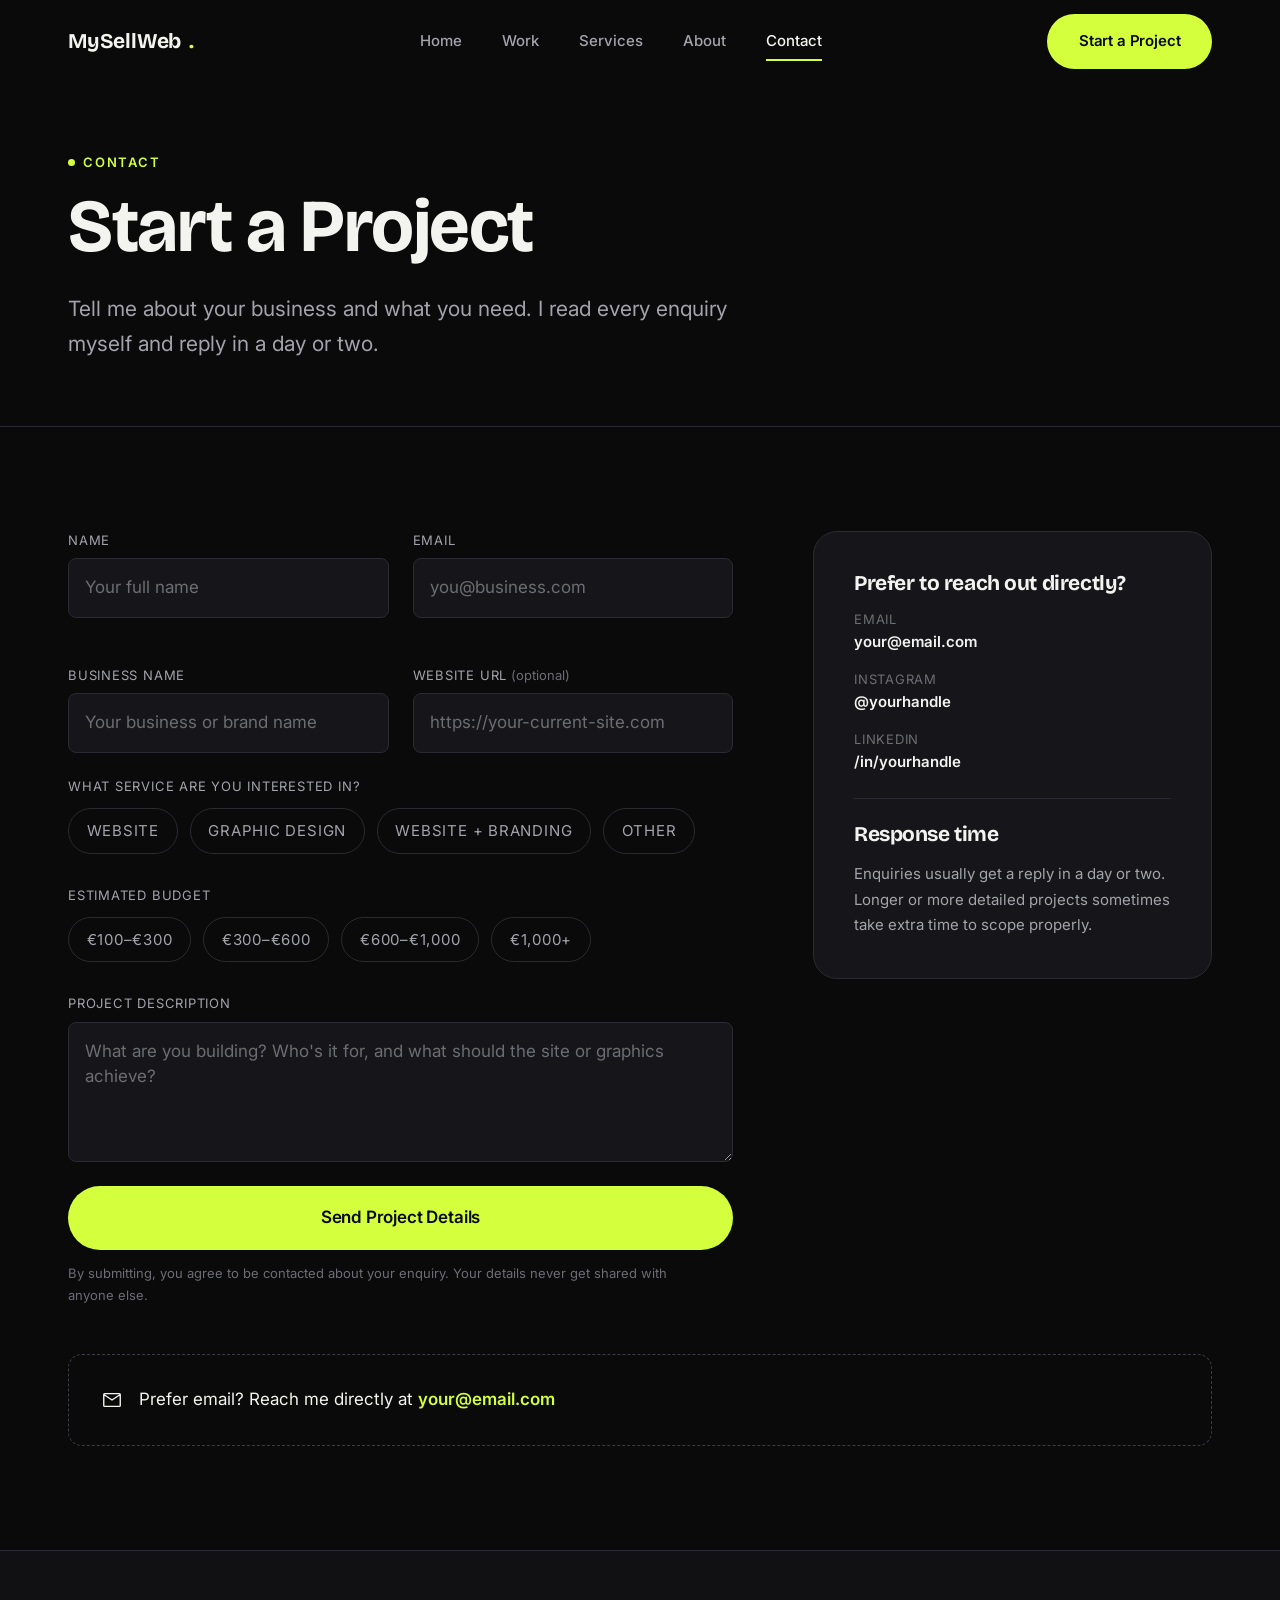
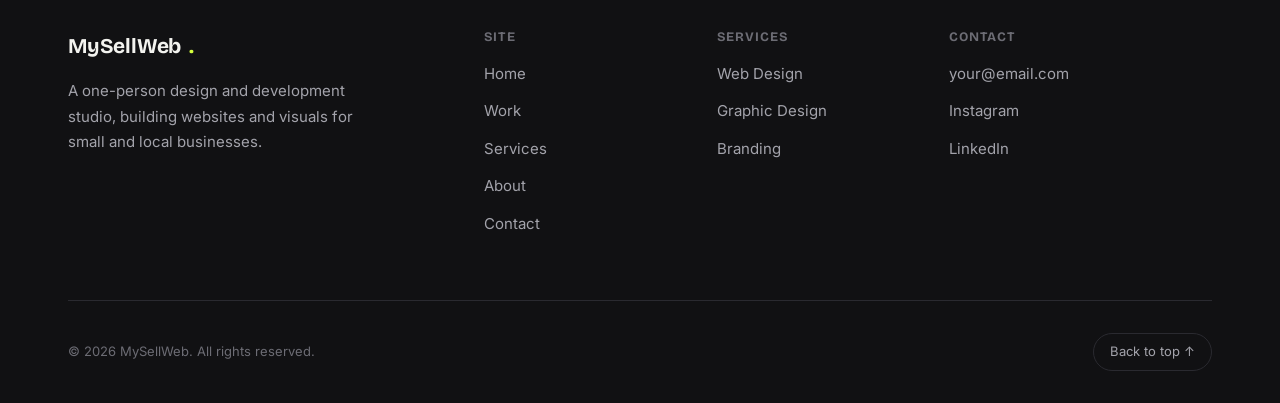
<file: contact.html>
<!DOCTYPE html>
<html lang="en">
<head>
  <meta charset="UTF-8">
  <meta name="viewport" content="width=device-width, initial-scale=1.0">
  <title>Start a Project | MySellWeb</title>
  <meta name="description" content="Tell me about your business and your project. Get a reply about your website or graphic design enquiry in a day or two.">
  <meta property="og:title" content="Start a Project | MySellWeb">
  <meta property="og:description" content="Tell me about your business and your project.">
  <meta property="og:type" content="website">
  <meta property="og:url" content="https://www.yourdomain.com/contact.html">

  <link rel="icon" href="data:,">
  <link rel="preconnect" href="https://fonts.googleapis.com">
  <link rel="preconnect" href="https://fonts.gstatic.com" crossorigin>
  <link href="https://fonts.googleapis.com/css2?family=Bricolage+Grotesque:opsz,wght@12..96,400;500;600;700;800&family=Inter:wght@400;500;600;700&display=swap" rel="stylesheet">
  <link rel="stylesheet" href="css/styles.css">
</head>
<body id="top">
  <a class="skip-link" href="#main">Skip to content</a>

  <header class="site-header">
    <div class="nav-inner">
      <a href="index.html" class="logo">MySellWeb<span class="dot">.</span></a>
      <nav class="nav-links" aria-label="Primary">
        <a href="index.html">Home</a>
        <a href="work.html">Work</a>
        <a href="services.html">Services</a>
        <a href="about.html">About</a>
        <a href="contact.html">Contact</a>
      </nav>
      <div class="nav-cta">
        <a href="contact.html" class="btn btn-primary">Start a Project</a>
        <button class="nav-toggle" aria-label="Open menu" aria-expanded="false" aria-controls="mobile-menu">
          <span></span><span></span><span></span>
        </button>
      </div>
    </div>
    <div class="mobile-menu" id="mobile-menu">
      <nav aria-label="Mobile">
        <a href="index.html">Home</a>
        <a href="work.html">Work</a>
        <a href="services.html">Services</a>
        <a href="about.html">About</a>
        <a href="contact.html">Contact</a>
      </nav>
      <a href="contact.html" class="btn btn-primary btn-block">Start a Project</a>
      <div class="mobile-menu-foot">
        <a href="mailto:your@email.com">your@email.com</a>
      </div>
    </div>
  </header>

  <main id="main">

    <div class="page-header">
      <div class="container">
        <span class="eyebrow">Contact</span>
        <h1>Start a Project</h1>
        <p>Tell me about your business and what you need. I read every enquiry myself and reply in a day or two.</p>
      </div>
    </div>

    <section class="section-pad">
      <div class="container">
        <div class="contact-layout">

          <div>
            <!-- Success message, shown by js/main.js after the form submits -->
            <div class="form-success" role="status">
              <h3>Thanks. Your project details are in.</h3>
              <p>I'll get back to you in a day or two. If it's urgent, email me directly using the address below.</p>
            </div>

            <!-- ============================================================
                 CONTACT FORM
                 This is a static site, so this form does not send email on
                 its own yet. See the detailed comment inside js/main.js
                 (search for "CONTACT FORM") for three ways to connect it:
                 Formspree, Netlify Forms, or your own backend.

                 Quick start with Formspree:
                   1. Create a form at https://formspree.io
                   2. Replace the action URL below with your endpoint.
                   3. Remove the preventDefault() block in js/main.js.
                 ============================================================ -->
            <form id="contact-form" action="https://formspree.io/f/yourFormID" method="POST">

              <!-- Honeypot field — keep this hidden input in place to catch simple spam bots.
                   Real visitors never see or fill it, since it is hidden with CSS. -->
              <div style="position:absolute; left:-9999px;" aria-hidden="true">
                <label for="company">Leave this field empty</label>
                <input type="text" id="company" name="company" tabindex="-1" autocomplete="off">
              </div>

              <div class="form-grid">
                <div class="field">
                  <label for="name">Name</label>
                  <input type="text" id="name" name="name" placeholder="Your full name" required autocomplete="name">
                </div>
                <div class="field">
                  <label for="email">Email</label>
                  <input type="email" id="email" name="email" placeholder="you@business.com" required autocomplete="email">
                </div>
                <div class="field">
                  <label for="business">Business name</label>
                  <input type="text" id="business" name="business" placeholder="Your business or brand name" required autocomplete="organization">
                </div>
                <div class="field">
                  <label for="website">Website URL <span class="optional">(optional)</span></label>
                  <input type="url" id="website" name="website" placeholder="https://your-current-site.com" autocomplete="url">
                </div>
              </div>

              <fieldset class="field full" style="border: none; padding: 0;">
                <legend style="font-size: var(--fs-xs); text-transform: uppercase; letter-spacing: 0.06em; color: var(--text-muted); margin-bottom: var(--space-3); padding: 0;">What service are you interested in?</legend>
                <div class="radio-group" role="radiogroup" aria-label="Service interested in">
                  <label class="radio-pill">
                    <input type="radio" name="service" value="Website" required>
                    <span>Website</span>
                  </label>
                  <label class="radio-pill">
                    <input type="radio" name="service" value="Graphic Design">
                    <span>Graphic Design</span>
                  </label>
                  <label class="radio-pill">
                    <input type="radio" name="service" value="Website + Branding">
                    <span>Website + Branding</span>
                  </label>
                  <label class="radio-pill">
                    <input type="radio" name="service" value="Other">
                    <span>Other</span>
                  </label>
                </div>
              </fieldset>

              <fieldset class="field full" style="border: none; padding: 0; margin-top: var(--space-6);">
                <legend style="font-size: var(--fs-xs); text-transform: uppercase; letter-spacing: 0.06em; color: var(--text-muted); margin-bottom: var(--space-3); padding: 0;">Estimated budget</legend>
                <div class="radio-group" role="radiogroup" aria-label="Estimated budget">
                  <label class="radio-pill">
                    <input type="radio" name="budget" value="€100–€300" required>
                    <span>€100–€300</span>
                  </label>
                  <label class="radio-pill">
                    <input type="radio" name="budget" value="€300–€600">
                    <span>€300–€600</span>
                  </label>
                  <label class="radio-pill">
                    <input type="radio" name="budget" value="€600–€1,000">
                    <span>€600–€1,000</span>
                  </label>
                  <label class="radio-pill">
                    <input type="radio" name="budget" value="€1,000+">
                    <span>€1,000+</span>
                  </label>
                </div>
              </fieldset>

              <div class="field full" style="margin-top: var(--space-6);">
                <label for="description">Project description</label>
                <textarea id="description" name="description" placeholder="What are you building? Who's it for, and what should the site or graphics achieve?" required></textarea>
              </div>

              <button type="submit" class="btn btn-primary btn-lg btn-block">Send Project Details</button>
              <p class="form-note">By submitting, you agree to be contacted about your enquiry. Your details never get shared with anyone else.</p>
            </form>
          </div>

          <aside class="contact-side reveal">
            <h3>Prefer to reach out directly?</h3>
            <ul>
              <li>
                <span>Email</span>
                <!-- REPLACE ME: your real email -->
                <a href="mailto:your@email.com">your@email.com</a>
              </li>
              <li>
                <span>Instagram</span>
                <a href="https://instagram.com/yourhandle" target="_blank" rel="noopener">@yourhandle</a>
              </li>
              <li>
                <span>LinkedIn</span>
                <a href="https://linkedin.com/in/yourhandle" target="_blank" rel="noopener">/in/yourhandle</a>
              </li>
            </ul>
            <hr>
            <h3>Response time</h3>
            <p class="text-muted" style="font-size: var(--fs-sm); line-height: var(--lh-relaxed);">Enquiries usually get a reply in a day or two. Longer or more detailed projects sometimes take extra time to scope properly.</p>
          </aside>

        </div>

        <div class="contact-alt reveal">
          <svg width="22" height="22" viewBox="0 0 24 24" fill="none" aria-hidden="true"><path d="M3 6l9 6 9-6M4 5h16a1 1 0 011 1v12a1 1 0 01-1 1H4a1 1 0 01-1-1V6a1 1 0 011-1z" stroke="currentColor" stroke-width="1.5" stroke-linecap="round" stroke-linejoin="round"/></svg>
          <!-- REPLACE ME: your real email -->
          <span>Prefer email? Reach me directly at <a href="mailto:your@email.com">your@email.com</a></span>
        </div>
      </div>
    </section>

  </main>

  <footer class="site-footer">
    <div class="container">
      <div class="footer-grid">
        <div class="footer-brand">
          <a href="index.html" class="logo">MySellWeb<span class="dot">.</span></a>
          <p>A one-person design and development studio, building websites and visuals for small and local businesses.</p>
        </div>
        <div class="footer-col">
          <h4>Site</h4>
          <ul>
            <li><a href="index.html">Home</a></li>
            <li><a href="work.html">Work</a></li>
            <li><a href="services.html">Services</a></li>
            <li><a href="about.html">About</a></li>
            <li><a href="contact.html">Contact</a></li>
          </ul>
        </div>
        <div class="footer-col">
          <h4>Services</h4>
          <ul>
            <li><a href="services.html">Web Design</a></li>
            <li><a href="services.html">Graphic Design</a></li>
            <li><a href="services.html">Branding</a></li>
          </ul>
        </div>
        <div class="footer-col">
          <h4>Contact</h4>
          <ul>
            <li><a href="mailto:your@email.com">your@email.com</a></li>
            <li><a href="https://instagram.com/yourhandle" target="_blank" rel="noopener">Instagram</a></li>
            <li><a href="https://linkedin.com/in/yourhandle" target="_blank" rel="noopener">LinkedIn</a></li>
          </ul>
        </div>
      </div>
      <div class="footer-bottom">
        <span>&copy; <span id="year">2026</span> MySellWeb. All rights reserved.</span>
        <a href="#top" class="back-to-top">Back to top ↑</a>
      </div>
    </div>
  </footer>

  <script src="js/main.js"></script>
  <script>document.getElementById('year').textContent = new Date().getFullYear();</script>
</body>
</html>
</file>
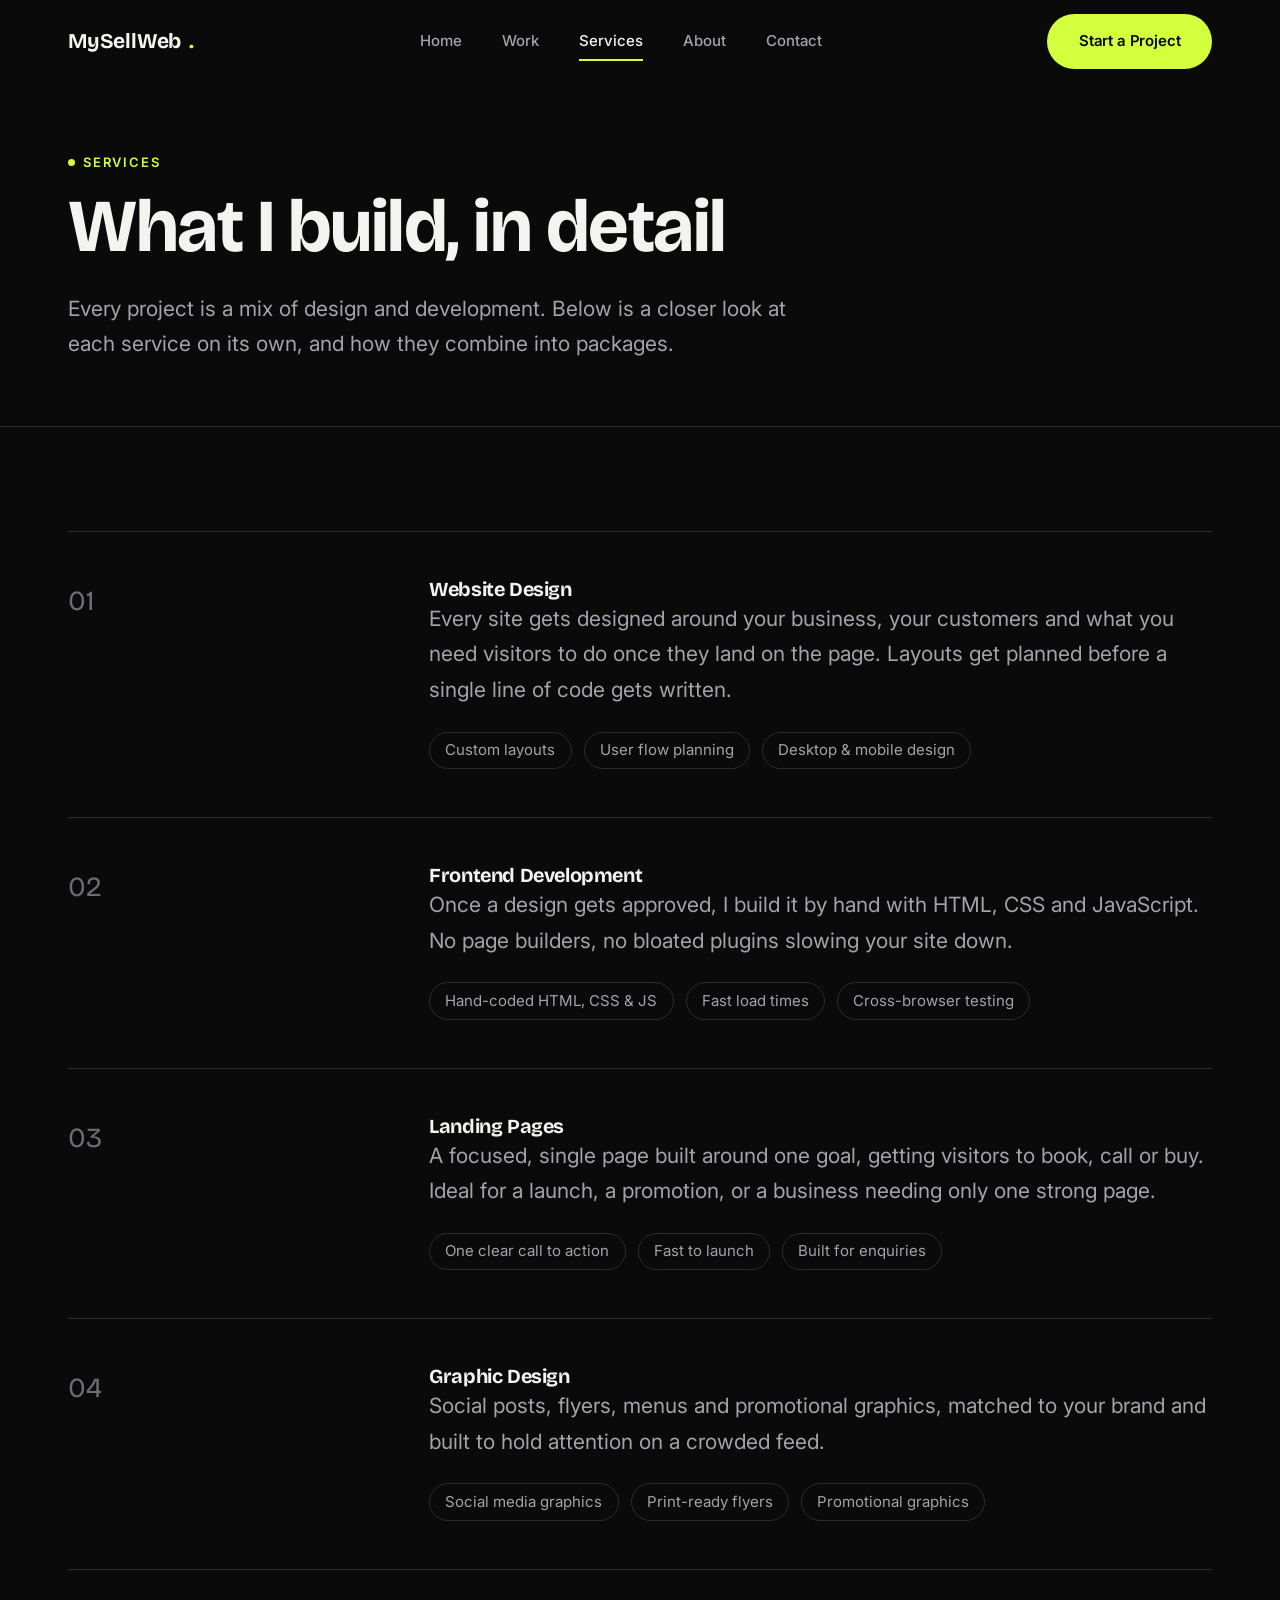
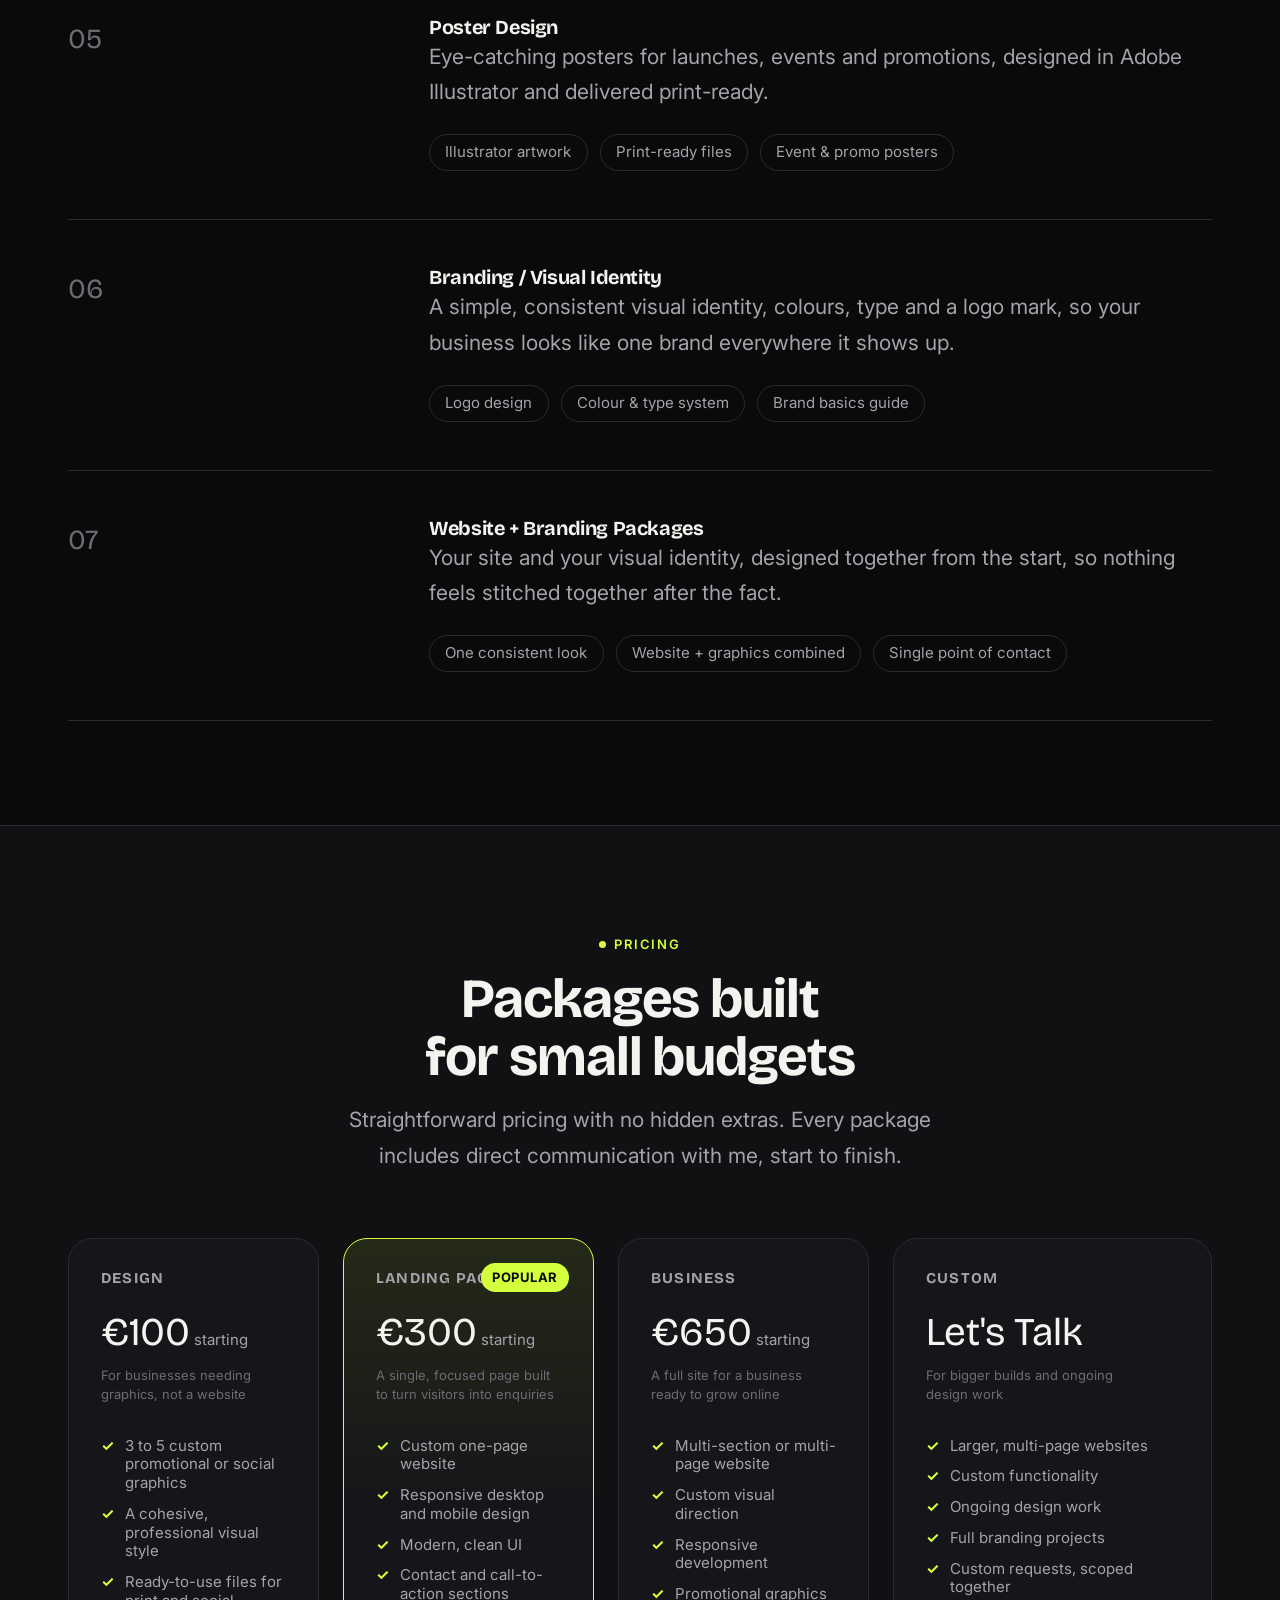
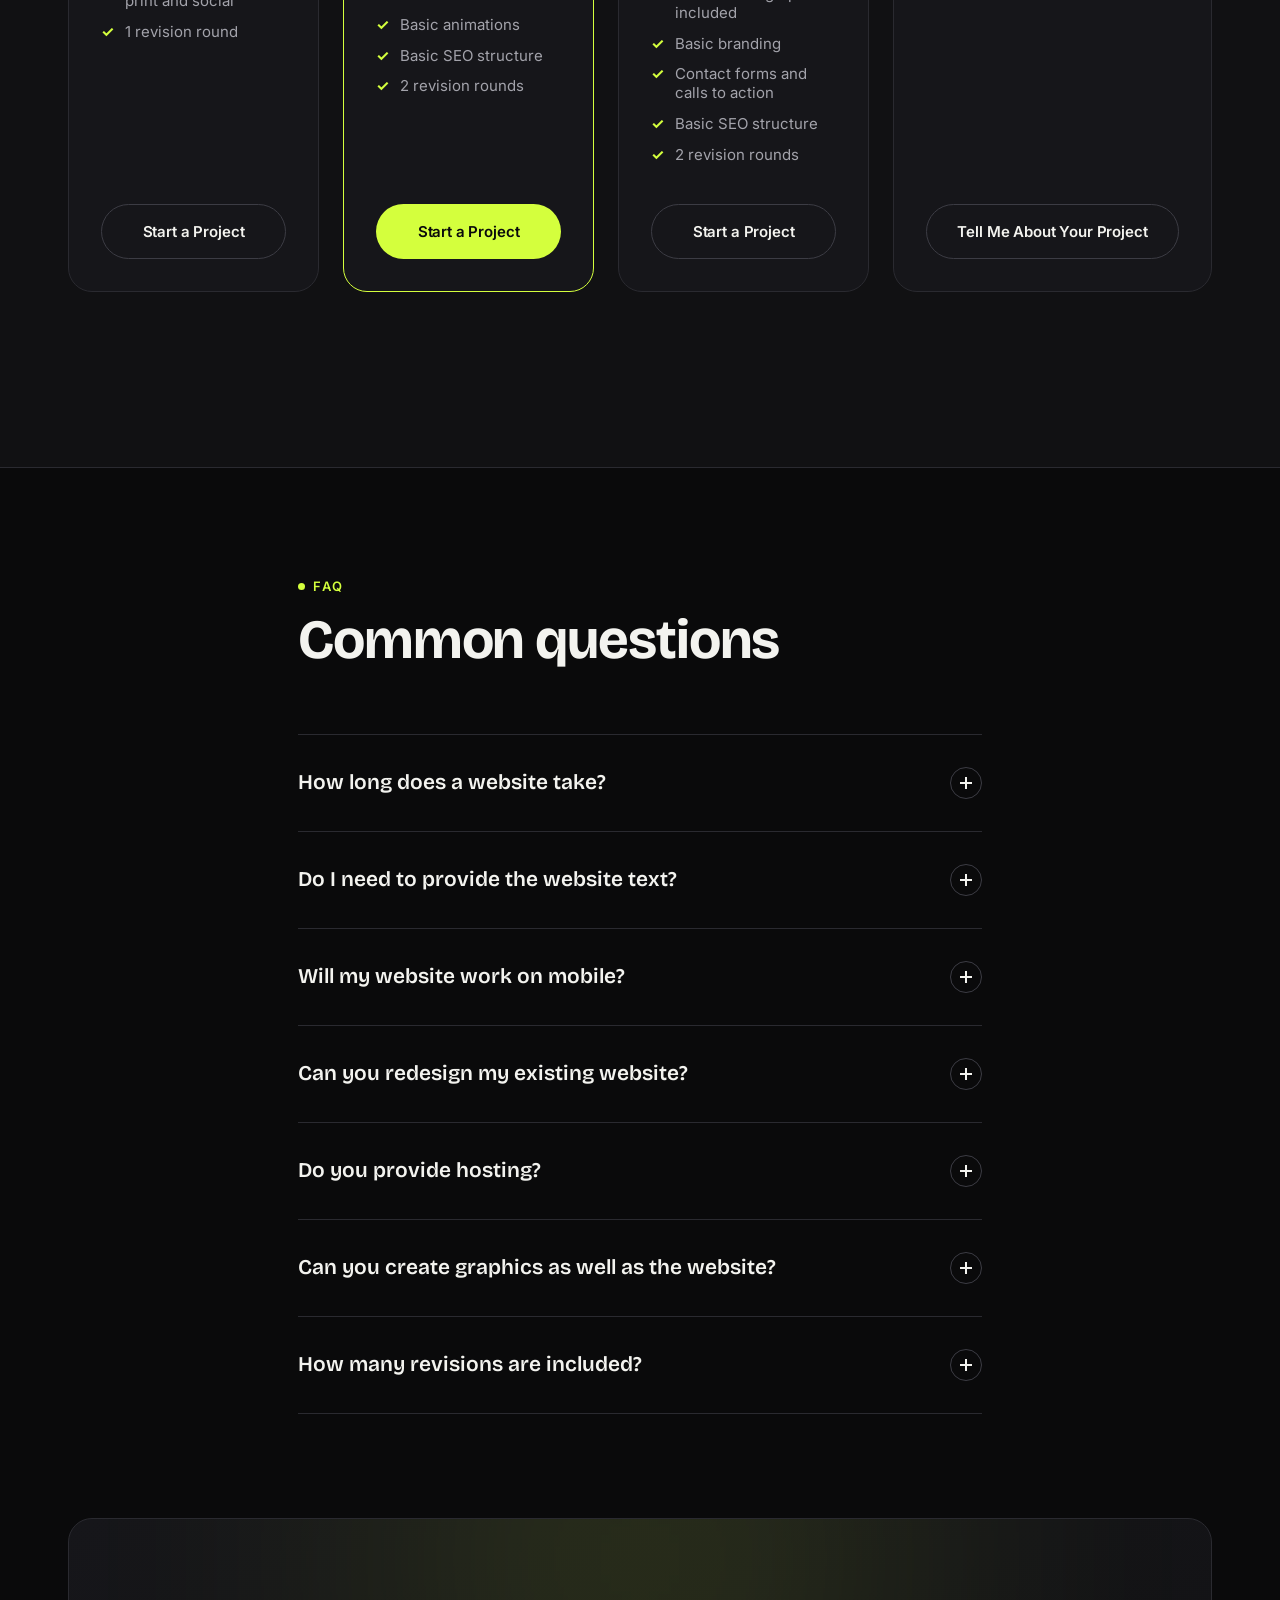
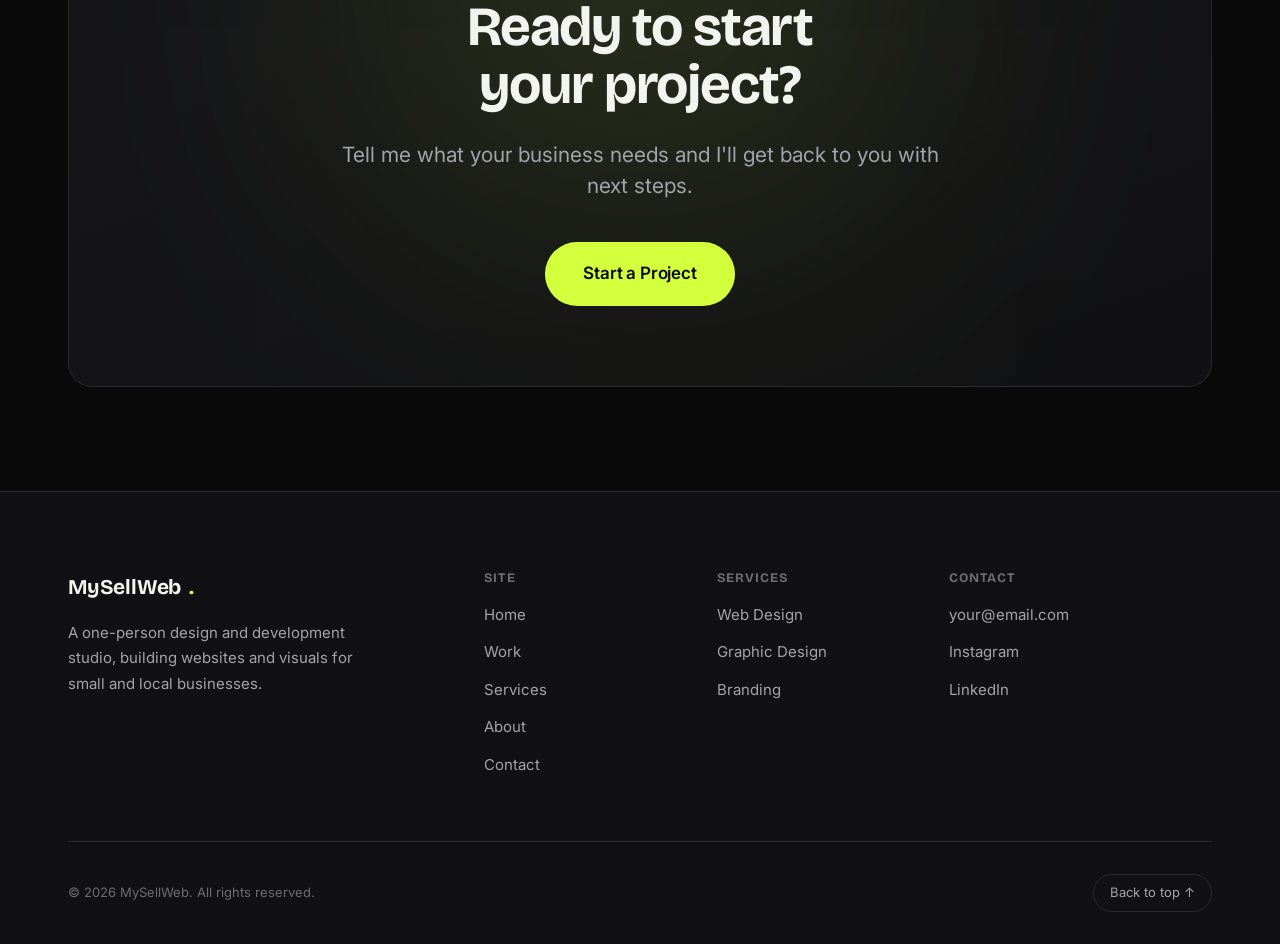
<file: services.html>
<!DOCTYPE html>
<html lang="en">
<head>
  <meta charset="UTF-8">
  <meta name="viewport" content="width=device-width, initial-scale=1.0">
  <title>Services &amp; Pricing | MySellWeb</title>
  <meta name="description" content="Website design, frontend development, landing pages, graphic design, poster design and branding for small businesses. Pricing and frequently asked questions.">
  <meta property="og:title" content="Services & Pricing | MySellWeb">
  <meta property="og:description" content="Website design, frontend development, landing pages, graphic design and branding for small businesses.">
  <meta property="og:type" content="website">
  <meta property="og:url" content="https://www.yourdomain.com/services.html">

  <link rel="icon" href="data:,">
  <link rel="preconnect" href="https://fonts.googleapis.com">
  <link rel="preconnect" href="https://fonts.gstatic.com" crossorigin>
  <link href="https://fonts.googleapis.com/css2?family=Bricolage+Grotesque:opsz,wght@12..96,400;500;600;700;800&family=Inter:wght@400;500;600;700&display=swap" rel="stylesheet">
  <link rel="stylesheet" href="css/styles.css">
</head>
<body id="top">
  <a class="skip-link" href="#main">Skip to content</a>

  <header class="site-header">
    <div class="nav-inner">
      <a href="index.html" class="logo">MySellWeb<span class="dot">.</span></a>
      <nav class="nav-links" aria-label="Primary">
        <a href="index.html">Home</a>
        <a href="work.html">Work</a>
        <a href="services.html">Services</a>
        <a href="about.html">About</a>
        <a href="contact.html">Contact</a>
      </nav>
      <div class="nav-cta">
        <a href="contact.html" class="btn btn-primary">Start a Project</a>
        <button class="nav-toggle" aria-label="Open menu" aria-expanded="false" aria-controls="mobile-menu">
          <span></span><span></span><span></span>
        </button>
      </div>
    </div>
    <div class="mobile-menu" id="mobile-menu">
      <nav aria-label="Mobile">
        <a href="index.html">Home</a>
        <a href="work.html">Work</a>
        <a href="services.html">Services</a>
        <a href="about.html">About</a>
        <a href="contact.html">Contact</a>
      </nav>
      <a href="contact.html" class="btn btn-primary btn-block">Start a Project</a>
      <div class="mobile-menu-foot">
        <a href="mailto:your@email.com">your@email.com</a>
      </div>
    </div>
  </header>

  <main id="main">

    <div class="page-header">
      <div class="container">
        <span class="eyebrow">Services</span>
        <h1>What I build, in detail</h1>
        <p>Every project is a mix of design and development. Below is a closer look at each service on its own, and how they combine into packages.</p>
      </div>
    </div>

    <!-- ============================================================
         SERVICE DETAILS
         ============================================================ -->
    <section class="section-pad">
      <div class="container">
        <div class="service-detail-list reveal-stagger">

          <div class="service-detail">
            <div class="service-detail-head"><span class="service-detail-num">01</span></div>
            <div class="service-detail-body">
              <h3>Website Design</h3>
              <p>Every site gets designed around your business, your customers and what you need visitors to do once they land on the page. Layouts get planned before a single line of code gets written.</p>
              <ul>
                <li>Custom layouts</li>
                <li>User flow planning</li>
                <li>Desktop &amp; mobile design</li>
              </ul>
            </div>
          </div>

          <div class="service-detail">
            <div class="service-detail-head"><span class="service-detail-num">02</span></div>
            <div class="service-detail-body">
              <h3>Frontend Development</h3>
              <p>Once a design gets approved, I build it by hand with HTML, CSS and JavaScript. No page builders, no bloated plugins slowing your site down.</p>
              <ul>
                <li>Hand-coded HTML, CSS &amp; JS</li>
                <li>Fast load times</li>
                <li>Cross-browser testing</li>
              </ul>
            </div>
          </div>

          <div class="service-detail">
            <div class="service-detail-head"><span class="service-detail-num">03</span></div>
            <div class="service-detail-body">
              <h3>Landing Pages</h3>
              <p>A focused, single page built around one goal, getting visitors to book, call or buy. Ideal for a launch, a promotion, or a business needing only one strong page.</p>
              <ul>
                <li>One clear call to action</li>
                <li>Fast to launch</li>
                <li>Built for enquiries</li>
              </ul>
            </div>
          </div>

          <div class="service-detail">
            <div class="service-detail-head"><span class="service-detail-num">04</span></div>
            <div class="service-detail-body">
              <h3>Graphic Design</h3>
              <p>Social posts, flyers, menus and promotional graphics, matched to your brand and built to hold attention on a crowded feed.</p>
              <ul>
                <li>Social media graphics</li>
                <li>Print-ready flyers</li>
                <li>Promotional graphics</li>
              </ul>
            </div>
          </div>

          <div class="service-detail">
            <div class="service-detail-head"><span class="service-detail-num">05</span></div>
            <div class="service-detail-body">
              <h3>Poster Design</h3>
              <p>Eye-catching posters for launches, events and promotions, designed in Adobe Illustrator and delivered print-ready.</p>
              <ul>
                <li>Illustrator artwork</li>
                <li>Print-ready files</li>
                <li>Event &amp; promo posters</li>
              </ul>
            </div>
          </div>

          <div class="service-detail">
            <div class="service-detail-head"><span class="service-detail-num">06</span></div>
            <div class="service-detail-body">
              <h3>Branding / Visual Identity</h3>
              <p>A simple, consistent visual identity, colours, type and a logo mark, so your business looks like one brand everywhere it shows up.</p>
              <ul>
                <li>Logo design</li>
                <li>Colour &amp; type system</li>
                <li>Brand basics guide</li>
              </ul>
            </div>
          </div>

          <div class="service-detail">
            <div class="service-detail-head"><span class="service-detail-num">07</span></div>
            <div class="service-detail-body">
              <h3>Website + Branding Packages</h3>
              <p>Your site and your visual identity, designed together from the start, so nothing feels stitched together after the fact.</p>
              <ul>
                <li>One consistent look</li>
                <li>Website + graphics combined</li>
                <li>Single point of contact</li>
              </ul>
            </div>
          </div>

        </div>
      </div>
    </section>

    <!-- ============================================================
         PRICING (repeated from homepage — keep both in sync,
         or delete one and link to the other if you'd rather)
         ============================================================ -->
    <section class="section-pad" id="pricing" style="background: var(--bg-raised); border-top: 1px solid var(--border); border-bottom: 1px solid var(--border);">
      <div class="container">
        <div class="section-head center reveal">
          <span class="eyebrow">Pricing</span>
          <h2>Packages built for small budgets</h2>
          <p>Straightforward pricing with no hidden extras. Every package includes direct communication with me, start to finish.</p>
        </div>

        <div class="pricing-grid reveal-stagger">
          <div class="price-card">
            <h3>Design</h3>
            <div class="price-value">€100<span> starting</span></div>
            <p class="price-note">For businesses needing graphics, not a website</p>
            <ul>
              <li>3 to 5 custom promotional or social graphics</li>
              <li>A cohesive, professional visual style</li>
              <li>Ready-to-use files for print and social</li>
              <li>1 revision round</li>
            </ul>
            <a href="contact.html" class="btn btn-secondary btn-block">Start a Project</a>
          </div>

          <div class="price-card is-popular">
            <span class="price-badge">Popular</span>
            <h3>Landing Page</h3>
            <div class="price-value">€300<span> starting</span></div>
            <p class="price-note">A single, focused page built to turn visitors into enquiries</p>
            <ul>
              <li>Custom one-page website</li>
              <li>Responsive desktop and mobile design</li>
              <li>Modern, clean UI</li>
              <li>Contact and call-to-action sections</li>
              <li>Basic animations</li>
              <li>Basic SEO structure</li>
              <li>2 revision rounds</li>
            </ul>
            <a href="contact.html" class="btn btn-primary btn-block">Start a Project</a>
          </div>

          <div class="price-card">
            <h3>Business</h3>
            <div class="price-value">€650<span> starting</span></div>
            <p class="price-note">A full site for a business ready to grow online</p>
            <ul>
              <li>Multi-section or multi-page website</li>
              <li>Custom visual direction</li>
              <li>Responsive development</li>
              <li>Promotional graphics included</li>
              <li>Basic branding</li>
              <li>Contact forms and calls to action</li>
              <li>Basic SEO structure</li>
              <li>2 revision rounds</li>
            </ul>
            <a href="contact.html" class="btn btn-secondary btn-block">Start a Project</a>
          </div>

          <div class="price-card">
            <h3>Custom</h3>
            <div class="price-value">Let's Talk</div>
            <p class="price-note">For bigger builds and ongoing design work</p>
            <ul>
              <li>Larger, multi-page websites</li>
              <li>Custom functionality</li>
              <li>Ongoing design work</li>
              <li>Full branding projects</li>
              <li>Custom requests, scoped together</li>
            </ul>
            <a href="contact.html" class="btn btn-secondary btn-block">Tell Me About Your Project</a>
          </div>
        </div>

        <p class="pricing-footnote reveal">Not sure what you need? <a href="contact.html">Tell me about your project</a> and I'll suggest the right package.</p>
      </div>
    </section>

    <!-- ============================================================
         FAQ — plain <details>/<summary>, no JS required
         ============================================================ -->
    <section class="section-pad">
      <div class="container-narrow">
        <div class="section-head reveal">
          <span class="eyebrow">FAQ</span>
          <h2>Common questions</h2>
        </div>

        <div class="faq-list reveal-stagger">
          <details class="faq-item">
            <summary>How long does a website take?<span class="plus" aria-hidden="true"></span></summary>
            <div class="faq-answer">Most landing pages take one to two weeks from approved design to launch. Larger, multi-page sites usually take three to five weeks, depending on how much content you provide and how quickly you review drafts.</div>
          </details>

          <details class="faq-item">
            <summary>Do I need to provide the website text?<span class="plus" aria-hidden="true"></span></summary>
            <div class="faq-answer">In most packages, yes. You know your business better than anyone. I'll guide you on what each page needs and help tighten up the wording, but the core content comes from you. Copywriting gets offered as an add-on if you'd rather I write it.</div>
          </details>

          <details class="faq-item">
            <summary>Will my website work on mobile?<span class="plus" aria-hidden="true"></span></summary>
            <div class="faq-answer">Every site gets built and tested on desktop, tablet and mobile before launch. Responsive design isn't an add-on here, it's part of the process from the first sketch.</div>
          </details>

          <details class="faq-item">
            <summary>Can you redesign my existing website?<span class="plus" aria-hidden="true"></span></summary>
            <div class="faq-answer">I do. Send a link to your current site and I'll give an honest take on what's working, what needs to change and what a redesign would involve.</div>
          </details>

          <details class="faq-item">
            <summary>Do you provide hosting?<span class="plus" aria-hidden="true"></span></summary>
            <div class="faq-answer">Not yet. I'll help you choose and set up a hosting provider, such as Netlify, Vercel or a standard host, and hand over files ready to deploy. Ongoing hosting management gets discussed for larger business packages.</div>
          </details>

          <details class="faq-item">
            <summary>Can you create graphics as well as the website?<span class="plus" aria-hidden="true"></span></summary>
            <div class="faq-answer">I do. It's part of what makes this studio different: website and graphic design come from one person, so your visuals stay consistent everywhere your business shows up.</div>
          </details>

          <details class="faq-item">
            <summary>How many revisions are included?<span class="plus" aria-hidden="true"></span></summary>
            <div class="faq-answer">Each package lists its included revision rounds, usually one or two. Extra rounds get billed separately, with the cost agreed before any extra work starts.</div>
          </details>
        </div>
      </div>
    </section>

    <section class="section-pad" style="padding-top: 0;">
      <div class="container">
        <div class="cta-banner reveal">
          <h2>Ready to start your project?</h2>
          <p>Tell me what your business needs and I'll get back to you with next steps.</p>
          <a href="contact.html" class="btn btn-primary btn-lg">Start a Project</a>
        </div>
      </div>
    </section>

  </main>

  <footer class="site-footer">
    <div class="container">
      <div class="footer-grid">
        <div class="footer-brand">
          <a href="index.html" class="logo">MySellWeb<span class="dot">.</span></a>
          <p>A one-person design and development studio, building websites and visuals for small and local businesses.</p>
        </div>
        <div class="footer-col">
          <h4>Site</h4>
          <ul>
            <li><a href="index.html">Home</a></li>
            <li><a href="work.html">Work</a></li>
            <li><a href="services.html">Services</a></li>
            <li><a href="about.html">About</a></li>
            <li><a href="contact.html">Contact</a></li>
          </ul>
        </div>
        <div class="footer-col">
          <h4>Services</h4>
          <ul>
            <li><a href="services.html">Web Design</a></li>
            <li><a href="services.html">Graphic Design</a></li>
            <li><a href="services.html">Branding</a></li>
          </ul>
        </div>
        <div class="footer-col">
          <h4>Contact</h4>
          <ul>
            <li><a href="mailto:your@email.com">your@email.com</a></li>
            <li><a href="https://instagram.com/yourhandle" target="_blank" rel="noopener">Instagram</a></li>
            <li><a href="https://linkedin.com/in/yourhandle" target="_blank" rel="noopener">LinkedIn</a></li>
          </ul>
        </div>
      </div>
      <div class="footer-bottom">
        <span>&copy; <span id="year">2026</span> MySellWeb. All rights reserved.</span>
        <a href="#top" class="back-to-top">Back to top ↑</a>
      </div>
    </div>
  </footer>

  <script src="js/main.js"></script>
  <script>document.getElementById('year').textContent = new Date().getFullYear();</script>
</body>
</html>
</file>
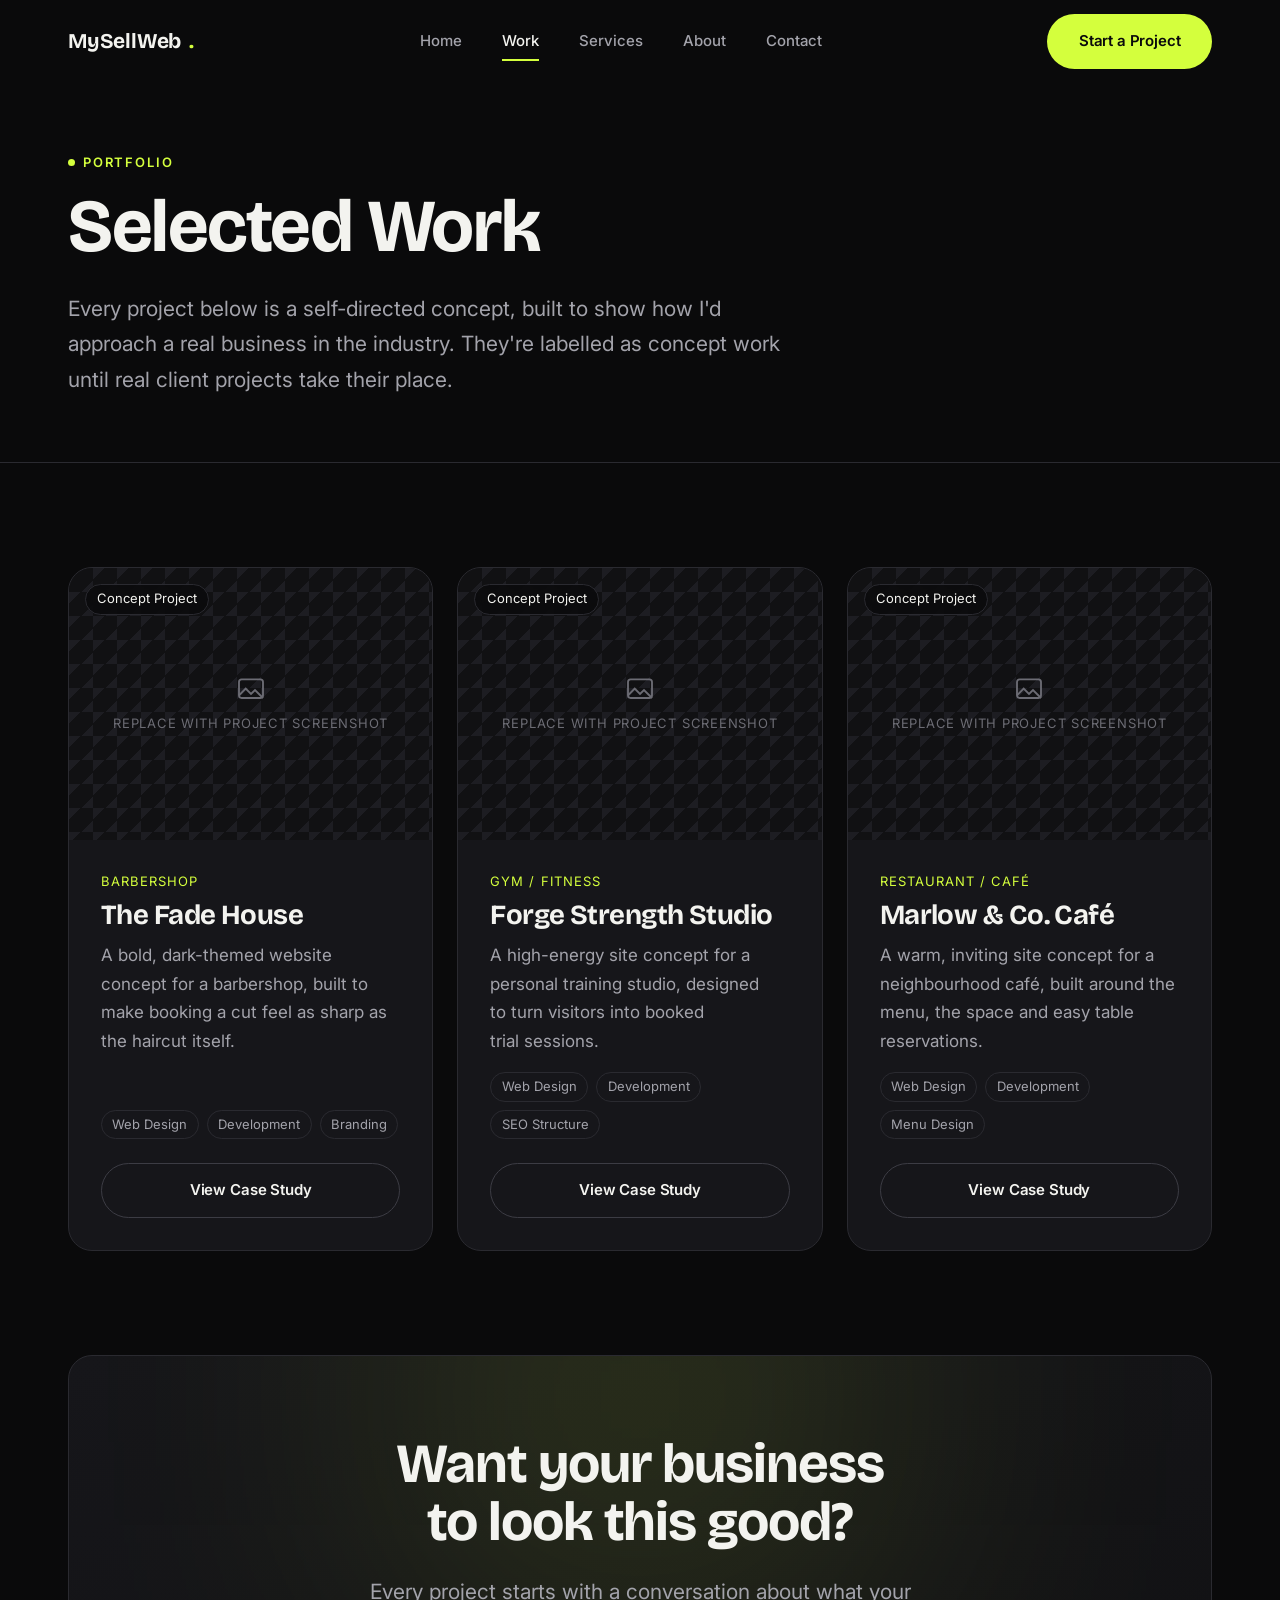
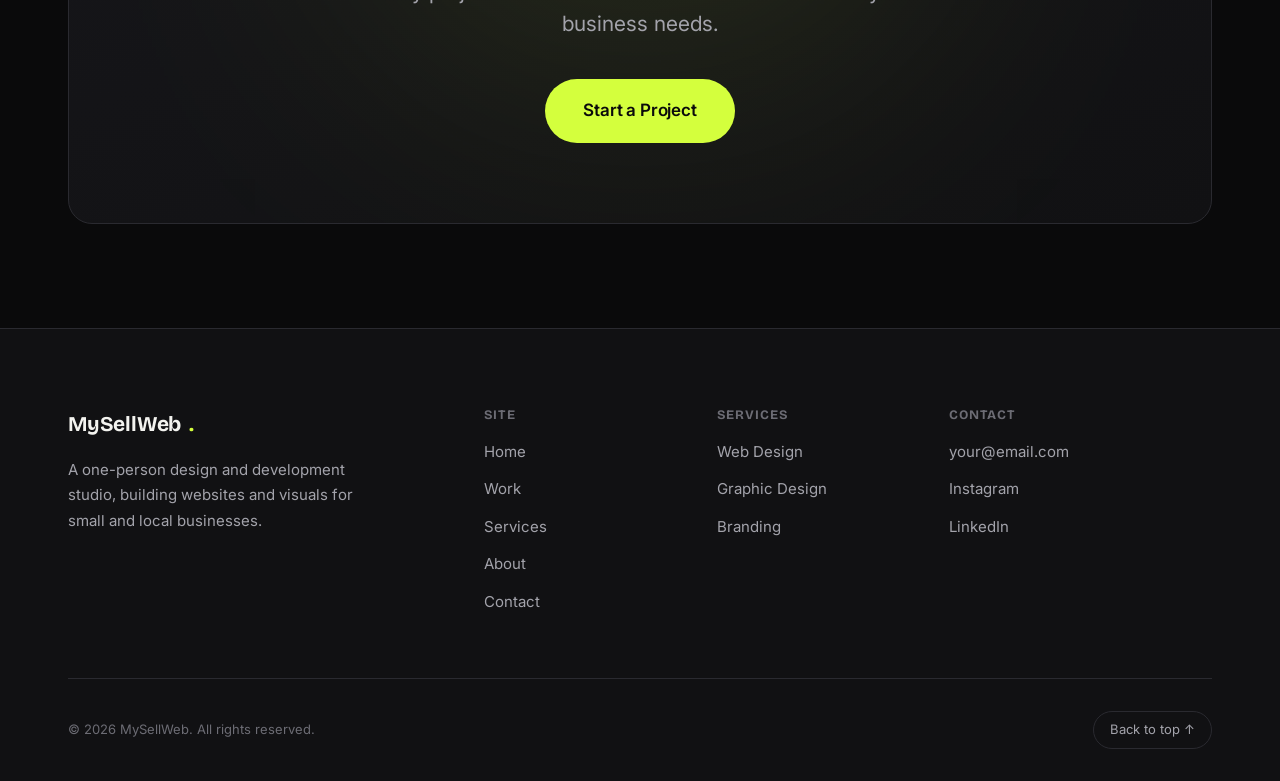
<file: work.html>
<!DOCTYPE html>
<html lang="en">
<head>
  <meta charset="UTF-8">
  <meta name="viewport" content="width=device-width, initial-scale=1.0">
  <title>Selected Work | MySellWeb</title>
  <meta name="description" content="A look at website and brand design concepts for barbers, gyms and restaurants.">
  <meta property="og:title" content="Selected Work | MySellWeb">
  <meta property="og:description" content="Website and brand design concepts for barbers, gyms and restaurants.">
  <meta property="og:type" content="website">
  <meta property="og:url" content="https://www.yourdomain.com/work.html">

  <link rel="icon" href="data:,">
  <link rel="preconnect" href="https://fonts.googleapis.com">
  <link rel="preconnect" href="https://fonts.gstatic.com" crossorigin>
  <link href="https://fonts.googleapis.com/css2?family=Bricolage+Grotesque:opsz,wght@12..96,400;500;600;700;800&family=Inter:wght@400;500;600;700&display=swap" rel="stylesheet">
  <link rel="stylesheet" href="css/styles.css">
</head>
<body id="top">
  <a class="skip-link" href="#main">Skip to content</a>

  <header class="site-header">
    <div class="nav-inner">
      <a href="index.html" class="logo">MySellWeb<span class="dot">.</span></a>
      <nav class="nav-links" aria-label="Primary">
        <a href="index.html">Home</a>
        <a href="work.html">Work</a>
        <a href="services.html">Services</a>
        <a href="about.html">About</a>
        <a href="contact.html">Contact</a>
      </nav>
      <div class="nav-cta">
        <a href="contact.html" class="btn btn-primary">Start a Project</a>
        <button class="nav-toggle" aria-label="Open menu" aria-expanded="false" aria-controls="mobile-menu">
          <span></span><span></span><span></span>
        </button>
      </div>
    </div>
    <div class="mobile-menu" id="mobile-menu">
      <nav aria-label="Mobile">
        <a href="index.html">Home</a>
        <a href="work.html">Work</a>
        <a href="services.html">Services</a>
        <a href="about.html">About</a>
        <a href="contact.html">Contact</a>
      </nav>
      <a href="contact.html" class="btn btn-primary btn-block">Start a Project</a>
      <div class="mobile-menu-foot">
        <a href="mailto:your@email.com">your@email.com</a>
      </div>
    </div>
  </header>

  <main id="main">

    <div class="page-header">
      <div class="container">
        <span class="eyebrow">Portfolio</span>
        <h1>Selected Work</h1>
        <p>Every project below is a self-directed concept, built to show how I'd approach a real business in the industry. They're labelled as concept work until real client projects take their place.</p>
      </div>
    </div>

    <!-- ============================================================
         PORTFOLIO GRID
         To add a new project later:
           1. Copy one full <article class="project-card">...</article>
              block below.
           2. Update the industry tag, title, description and links.
           3. Build a matching page in /projects/ (copy an existing
              one, such as projects/barber.html, as your starting point).
         ============================================================ -->
    <section class="section-pad">
      <div class="container">
        <div class="work-grid reveal-stagger">

          <!-- PROJECT 01 — BARBERSHOP -->
          <article class="project-card">
            <div class="project-media">
              <span class="project-tag">Concept Project</span>
              <!-- REPLACE ME: main cover screenshot for this project -->
              <!-- <img src="assets/images/barbershop-cover.jpg" alt="Homepage of The Fade House barbershop website concept"> -->
              <div class="placeholder-tag">
                <svg width="32" height="32" viewBox="0 0 24 24" fill="none" aria-hidden="true"><rect x="3" y="4" width="18" height="14" rx="2" stroke="currentColor" stroke-width="1.4"/><path d="M3 16l5-5 4 4 3-3 6 6" stroke="currentColor" stroke-width="1.4"/></svg>
                Replace with project screenshot
              </div>
            </div>
            <div class="project-body">
              <span class="project-industry">Barbershop</span>
              <h3>The Fade House</h3>
              <p>A bold, dark-themed website concept for a barbershop, built to make booking a cut feel as sharp as the haircut itself.</p>
              <div class="project-services">
                <span>Web Design</span>
                <span>Development</span>
                <span>Branding</span>
              </div>
              <a href="projects/barber.html" class="btn btn-secondary btn-block">View Case Study</a>
            </div>
          </article>

          <!-- PROJECT 02 — GYM / FITNESS -->
          <article class="project-card">
            <div class="project-media">
              <span class="project-tag">Concept Project</span>
              <!-- <img src="assets/images/gym-cover.jpg" alt="Homepage of Forge Strength Studio website concept"> -->
              <div class="placeholder-tag">
                <svg width="32" height="32" viewBox="0 0 24 24" fill="none" aria-hidden="true"><rect x="3" y="4" width="18" height="14" rx="2" stroke="currentColor" stroke-width="1.4"/><path d="M3 16l5-5 4 4 3-3 6 6" stroke="currentColor" stroke-width="1.4"/></svg>
                Replace with project screenshot
              </div>
            </div>
            <div class="project-body">
              <span class="project-industry">Gym / Fitness</span>
              <h3>Forge Strength Studio</h3>
              <p>A high-energy site concept for a personal training studio, designed to turn visitors into booked trial sessions.</p>
              <div class="project-services">
                <span>Web Design</span>
                <span>Development</span>
                <span>SEO Structure</span>
              </div>
              <a href="projects/gym.html" class="btn btn-secondary btn-block">View Case Study</a>
            </div>
          </article>

          <!-- PROJECT 03 — RESTAURANT / CAFÉ -->
          <article class="project-card">
            <div class="project-media">
              <span class="project-tag">Concept Project</span>
              <!-- <img src="assets/images/restaurant-cover.jpg" alt="Homepage of Marlow and Co Café website concept"> -->
              <div class="placeholder-tag">
                <svg width="32" height="32" viewBox="0 0 24 24" fill="none" aria-hidden="true"><rect x="3" y="4" width="18" height="14" rx="2" stroke="currentColor" stroke-width="1.4"/><path d="M3 16l5-5 4 4 3-3 6 6" stroke="currentColor" stroke-width="1.4"/></svg>
                Replace with project screenshot
              </div>
            </div>
            <div class="project-body">
              <span class="project-industry">Restaurant / Café</span>
              <h3>Marlow &amp; Co. Café</h3>
              <p>A warm, inviting site concept for a neighbourhood café, built around the menu, the space and easy table reservations.</p>
              <div class="project-services">
                <span>Web Design</span>
                <span>Development</span>
                <span>Menu Design</span>
              </div>
              <a href="projects/restaurant.html" class="btn btn-secondary btn-block">View Case Study</a>
            </div>
          </article>

          <!-- ============================================================
               ADD YOUR NEXT PROJECT HERE
               Duplicate an <article class="project-card"> block above,
               then update its content and its href.
               ============================================================ -->

        </div>
      </div>
    </section>

    <section class="section-pad" style="padding-top: 0;">
      <div class="container">
        <div class="cta-banner reveal">
          <h2>Want your business to look this good?</h2>
          <p>Every project starts with a conversation about what your business needs.</p>
          <a href="contact.html" class="btn btn-primary btn-lg">Start a Project</a>
        </div>
      </div>
    </section>

  </main>

  <footer class="site-footer">
    <div class="container">
      <div class="footer-grid">
        <div class="footer-brand">
          <a href="index.html" class="logo">MySellWeb<span class="dot">.</span></a>
          <p>A one-person design and development studio, building websites and visuals for small and local businesses.</p>
        </div>
        <div class="footer-col">
          <h4>Site</h4>
          <ul>
            <li><a href="index.html">Home</a></li>
            <li><a href="work.html">Work</a></li>
            <li><a href="services.html">Services</a></li>
            <li><a href="about.html">About</a></li>
            <li><a href="contact.html">Contact</a></li>
          </ul>
        </div>
        <div class="footer-col">
          <h4>Services</h4>
          <ul>
            <li><a href="services.html">Web Design</a></li>
            <li><a href="services.html">Graphic Design</a></li>
            <li><a href="services.html">Branding</a></li>
          </ul>
        </div>
        <div class="footer-col">
          <h4>Contact</h4>
          <ul>
            <li><a href="mailto:your@email.com">your@email.com</a></li>
            <li><a href="https://instagram.com/yourhandle" target="_blank" rel="noopener">Instagram</a></li>
            <li><a href="https://linkedin.com/in/yourhandle" target="_blank" rel="noopener">LinkedIn</a></li>
          </ul>
        </div>
      </div>
      <div class="footer-bottom">
        <span>&copy; <span id="year">2026</span> MySellWeb. All rights reserved.</span>
        <a href="#top" class="back-to-top">Back to top ↑</a>
      </div>
    </div>
  </footer>

  <script src="js/main.js"></script>
  <script>document.getElementById('year').textContent = new Date().getFullYear();</script>
</body>
</html>
</file>
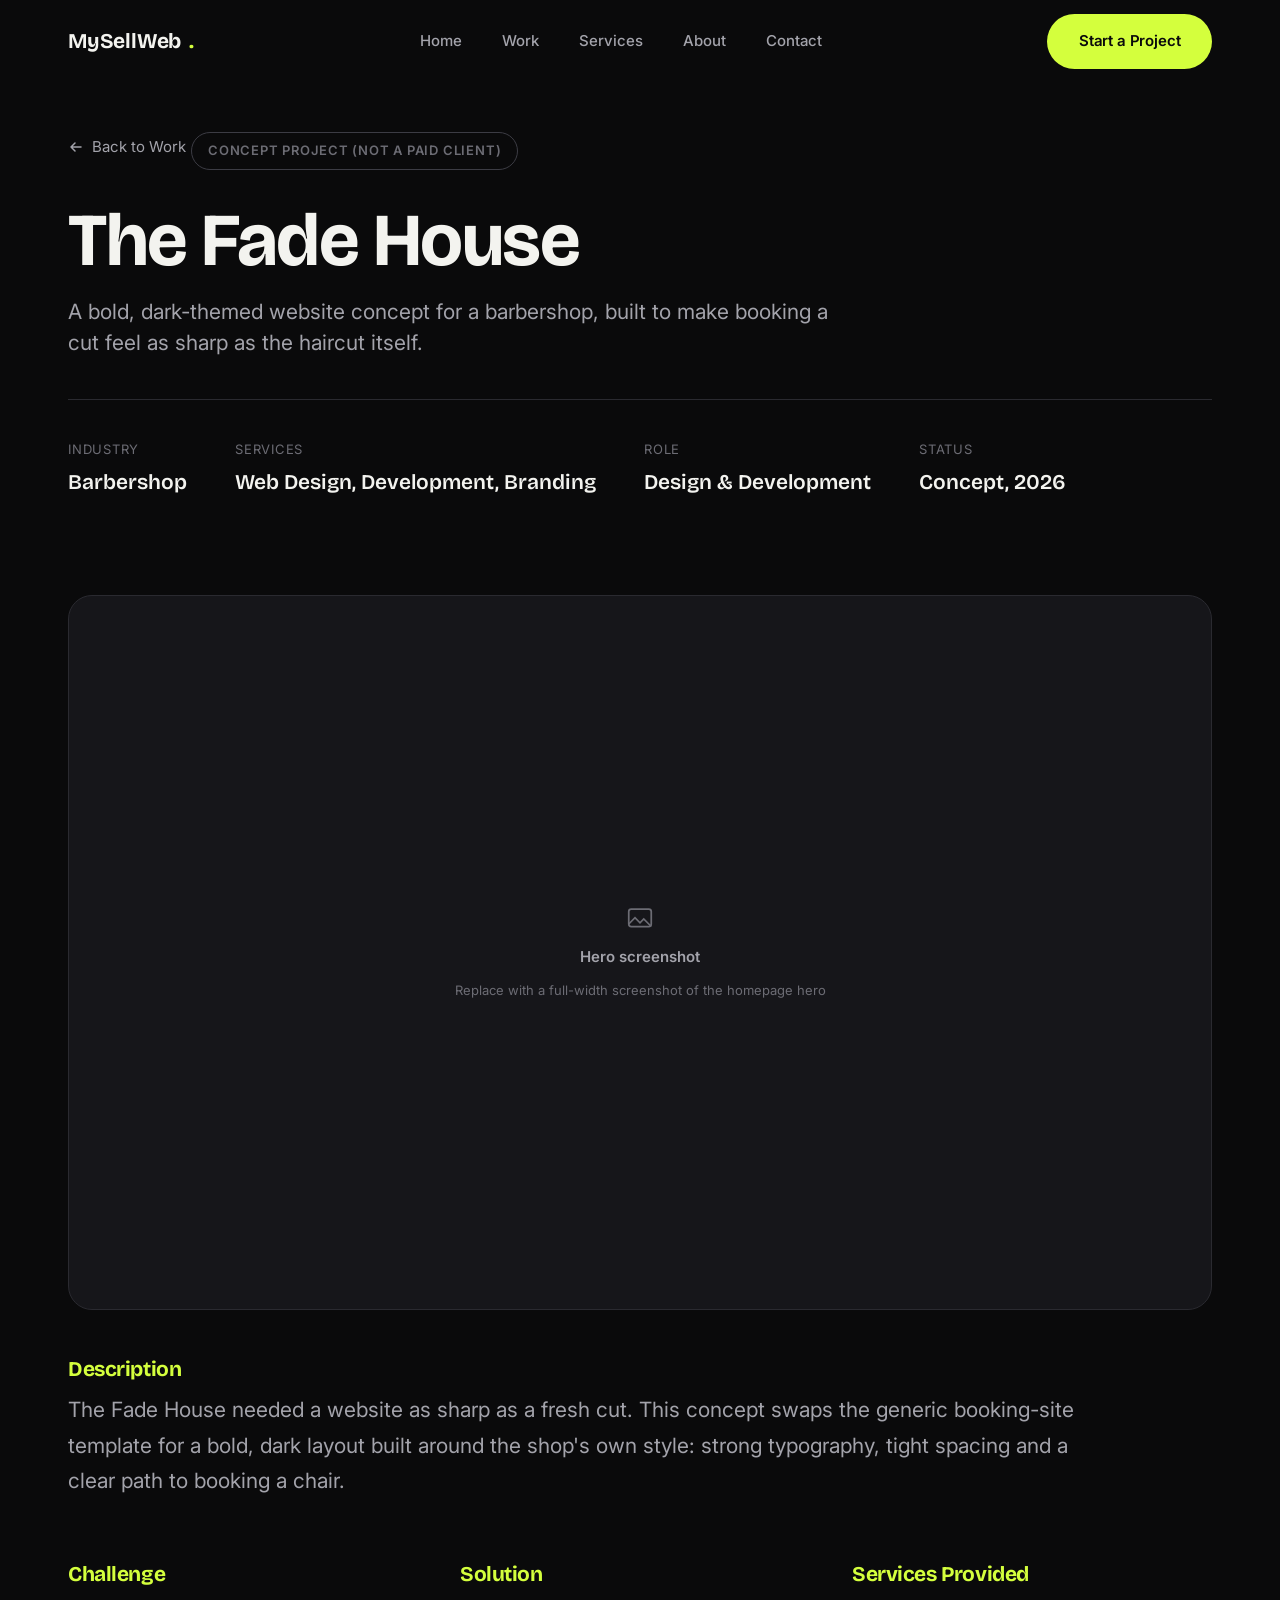
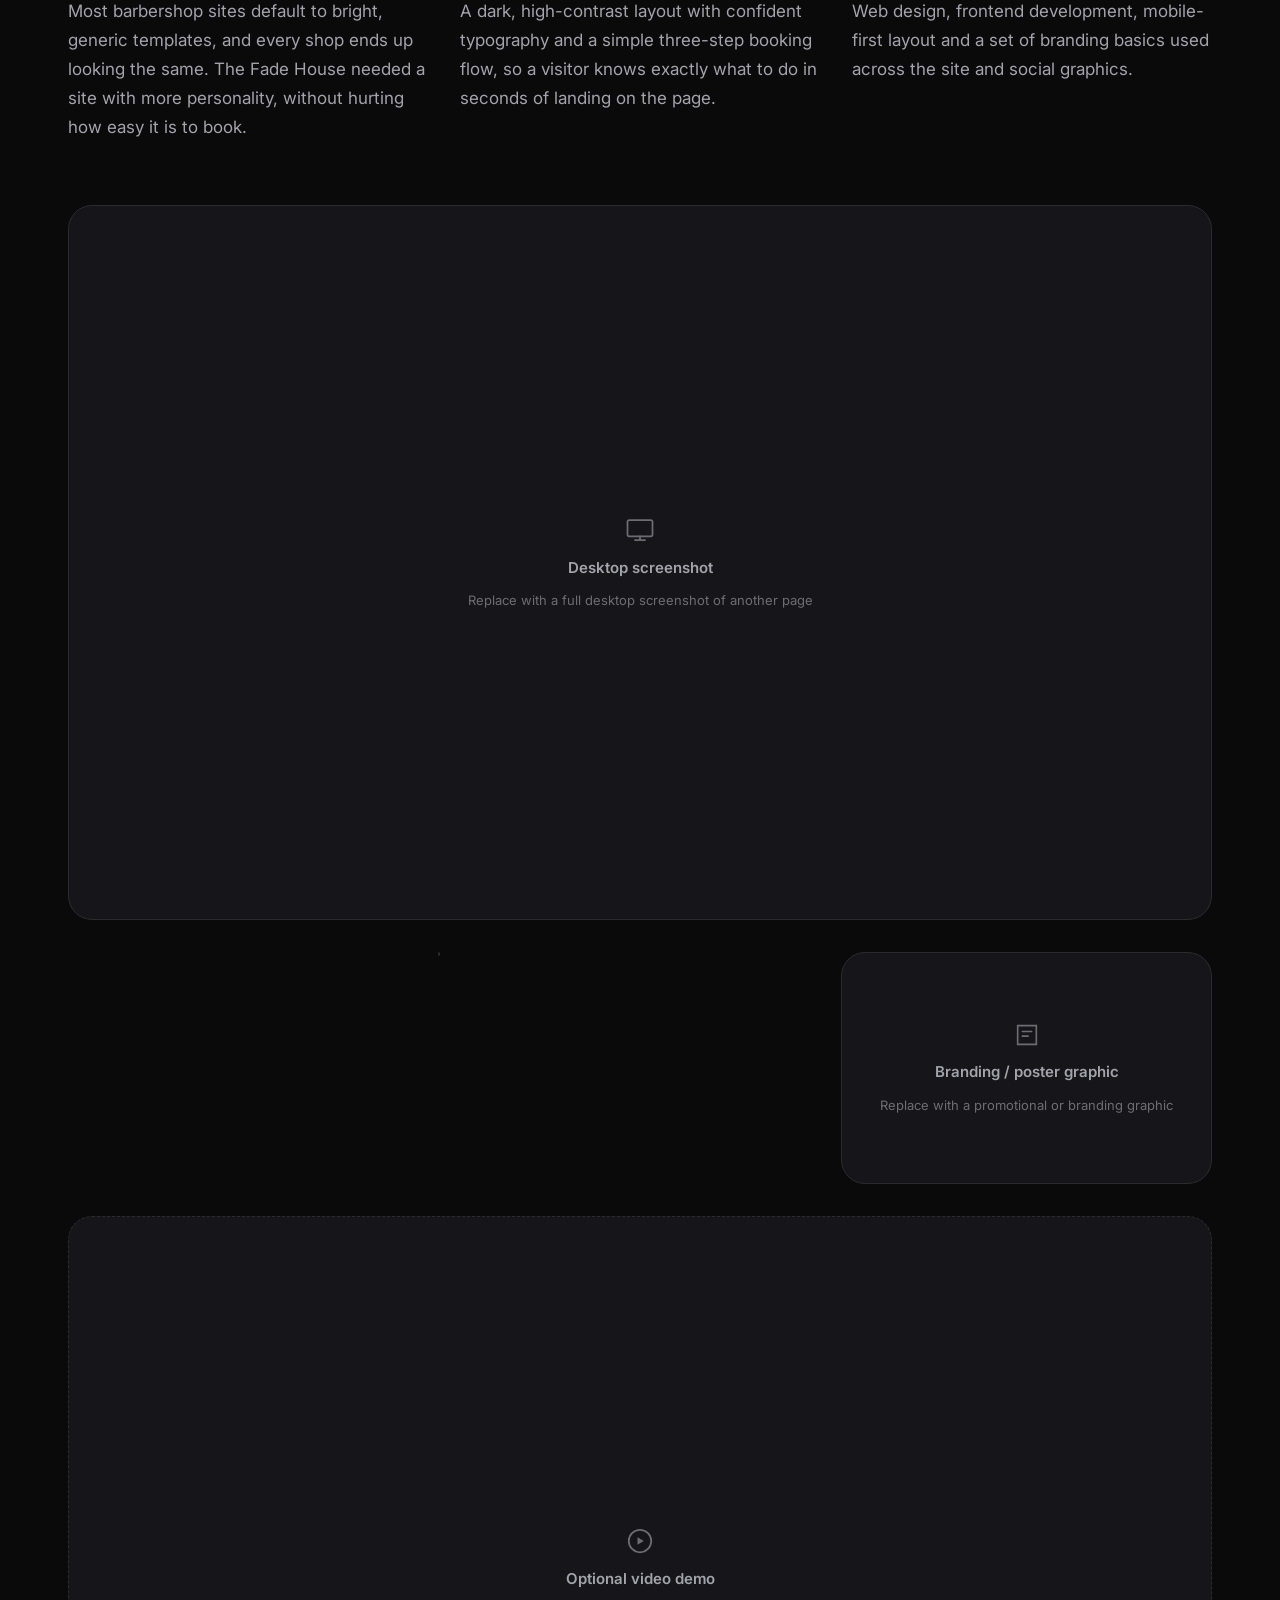
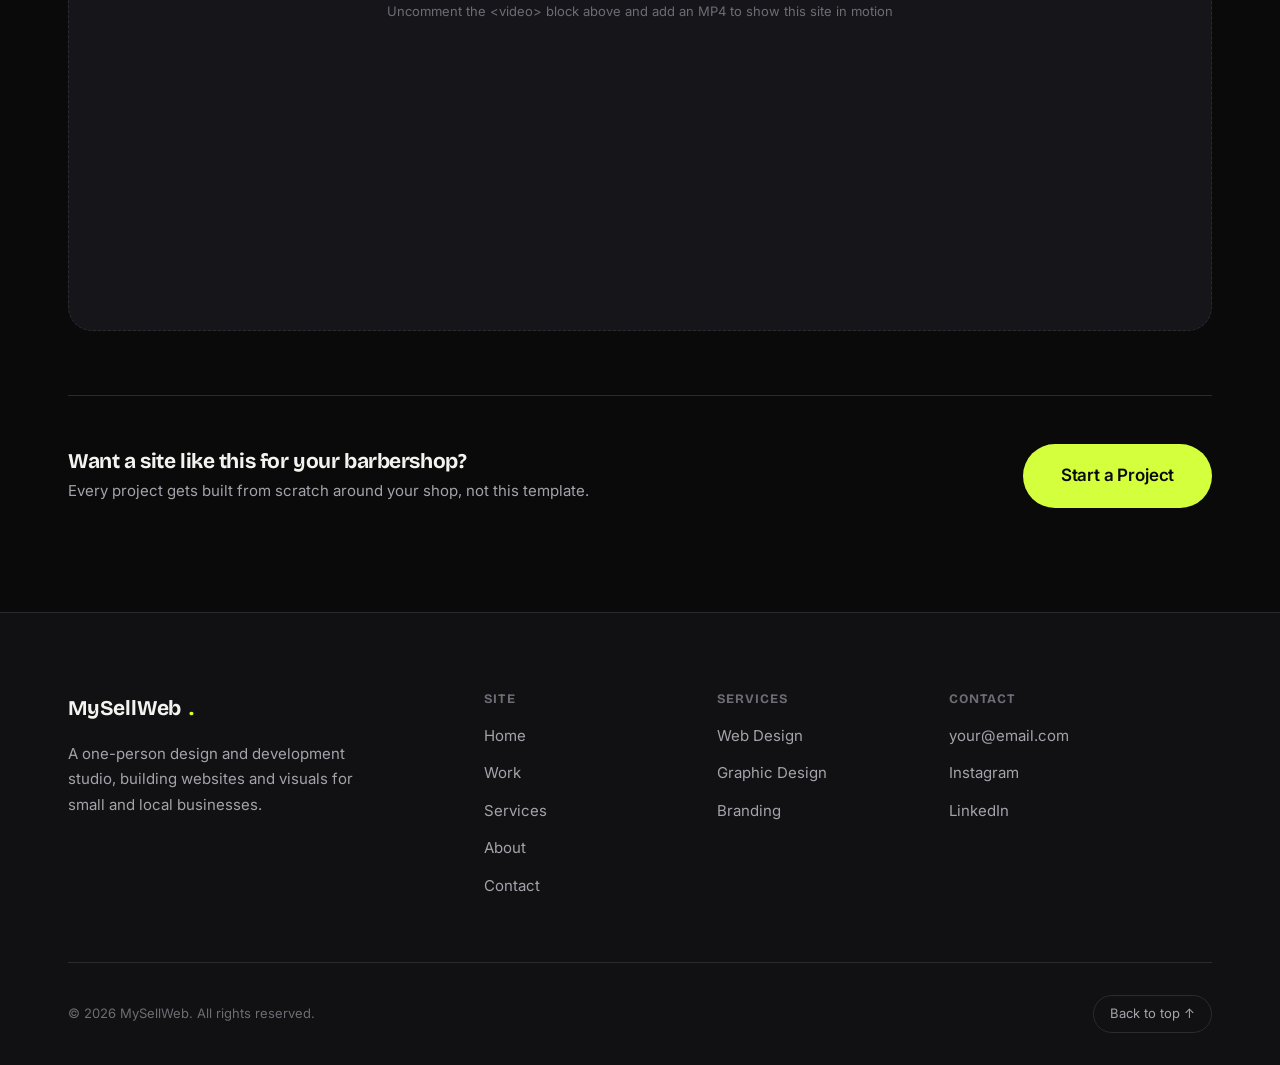
<file: projects/barber.html>
<!DOCTYPE html>
<html lang="en">
<head>
  <meta charset="UTF-8">
  <meta name="viewport" content="width=device-width, initial-scale=1.0">
  <title>The Fade House | Barbershop Website Concept | MySellWeb</title>
  <meta name="description" content="A bold, dark-themed website concept for a barbershop, built to make booking a cut feel as sharp as the haircut itself.">
  <meta property="og:title" content="The Fade House | Barbershop Website Concept">
  <meta property="og:description" content="A bold, dark-themed website concept for a barbershop.">
  <meta property="og:type" content="article">
  <meta property="og:url" content="https://www.yourdomain.com/projects/barber.html">

  <link rel="icon" href="data:,">
  <link rel="preconnect" href="https://fonts.googleapis.com">
  <link rel="preconnect" href="https://fonts.gstatic.com" crossorigin>
  <link href="https://fonts.googleapis.com/css2?family=Bricolage+Grotesque:opsz,wght@12..96,400;500;600;700;800&family=Inter:wght@400;500;600;700&display=swap" rel="stylesheet">
  <link rel="stylesheet" href="../css/styles.css">
</head>
<body id="top">
  <a class="skip-link" href="#main">Skip to content</a>

  <header class="site-header">
    <div class="nav-inner">
      <a href="../index.html" class="logo">MySellWeb<span class="dot">.</span></a>
      <nav class="nav-links" aria-label="Primary">
        <a href="../index.html">Home</a>
        <a href="../work.html">Work</a>
        <a href="../services.html">Services</a>
        <a href="../about.html">About</a>
        <a href="../contact.html">Contact</a>
      </nav>
      <div class="nav-cta">
        <a href="../contact.html" class="btn btn-primary">Start a Project</a>
        <button class="nav-toggle" aria-label="Open menu" aria-expanded="false" aria-controls="mobile-menu">
          <span></span><span></span><span></span>
        </button>
      </div>
    </div>
    <div class="mobile-menu" id="mobile-menu">
      <nav aria-label="Mobile">
        <a href="../index.html">Home</a>
        <a href="../work.html">Work</a>
        <a href="../services.html">Services</a>
        <a href="../about.html">About</a>
        <a href="../contact.html">Contact</a>
      </nav>
      <a href="../contact.html" class="btn btn-primary btn-block">Start a Project</a>
      <div class="mobile-menu-foot">
        <a href="mailto:your@email.com">your@email.com</a>
      </div>
    </div>
  </header>

  <main id="main">

    <div class="project-hero">
      <div class="container">
        <a href="../work.html" class="back-link">
          <svg width="16" height="16" viewBox="0 0 16 16" fill="none" aria-hidden="true"><path d="M13 8H3M7 4L3 8l4 4" stroke="currentColor" stroke-width="1.5" stroke-linecap="round" stroke-linejoin="round"/></svg>
          Back to Work
        </a>
        <span class="concept-flag">Concept Project (not a paid client)</span>
        <h1 style="font-size: var(--fs-3xl); max-width: 20ch;">The Fade House</h1>
        <p style="font-size: var(--fs-md); color: var(--text-muted); max-width: 60ch; margin-top: var(--space-4);">A bold, dark-themed website concept for a barbershop, built to make booking a cut feel as sharp as the haircut itself.</p>

        <div class="project-meta-row">
          <div><span>Industry</span><strong>Barbershop</strong></div>
          <div><span>Services</span><strong>Web Design, Development, Branding</strong></div>
          <div><span>Role</span><strong>Design &amp; Development</strong></div>
          <div><span>Status</span><strong>Concept, 2026</strong></div>
        </div>
      </div>
    </div>

    <section class="section-pad" style="padding-top: var(--space-8);">
      <div class="container">

        <!-- HERO SCREENSHOT -->
        <!-- REPLACE ME: swap for the homepage hero screenshot -->
        <div class="media-block reveal">
          <!-- <img src="../assets/images/barber-hero.jpg" alt="Hero section of The Fade House homepage concept"> -->
          <div class="placeholder-tag">
            <svg width="30" height="30" viewBox="0 0 24 24" fill="none" aria-hidden="true"><rect x="3" y="4" width="18" height="14" rx="2" stroke="currentColor" stroke-width="1.4"/><path d="M3 16l5-5 4 4 3-3 6 6" stroke="currentColor" stroke-width="1.4"/></svg>
            <strong>Hero screenshot</strong>
            <span>Replace with a full-width screenshot of the homepage hero</span>
          </div>
        </div>

        <!-- DESCRIPTION -->
        <div class="project-text-grid" style="grid-template-columns: 1fr; margin-block: var(--space-8);">
          <div>
            <h3>Description</h3>
            <p style="font-size: var(--fs-md); max-width: 80ch;">The Fade House needed a website as sharp as a fresh cut. This concept swaps the generic booking-site template for a bold, dark layout built around the shop's own style: strong typography, tight spacing and a clear path to booking a chair.</p>
          </div>
        </div>

        <!-- CHALLENGE / SOLUTION / SERVICES -->
        <div class="project-text-grid reveal-stagger">
          <div>
            <h3>Challenge</h3>
            <p>Most barbershop sites default to bright, generic templates, and every shop ends up looking the same. The Fade House needed a site with more personality, without hurting how easy it is to book.</p>
          </div>
          <div>
            <h3>Solution</h3>
            <p>A dark, high-contrast layout with confident typography and a simple three-step booking flow, so a visitor knows exactly what to do in seconds of landing on the page.</p>
          </div>
          <div>
            <h3>Services Provided</h3>
            <p>Web design, frontend development, mobile-first layout and a set of branding basics used across the site and social graphics.</p>
          </div>
        </div>

        <!-- DESKTOP SCREENSHOT -->
        <!-- REPLACE ME: full desktop screenshot of a key page -->
        <div class="media-block reveal">
          <!-- <img src="../assets/images/barber-desktop.jpg" alt="Desktop screenshot of The Fade House services page"> -->
          <div class="placeholder-tag">
            <svg width="30" height="30" viewBox="0 0 24 24" fill="none" aria-hidden="true"><rect x="2" y="4" width="20" height="13" rx="1.5" stroke="currentColor" stroke-width="1.4"/><path d="M8 20h8M12 17v3" stroke="currentColor" stroke-width="1.4" stroke-linecap="round"/></svg>
            <strong>Desktop screenshot</strong>
            <span>Replace with a full desktop screenshot of another page</span>
          </div>
        </div>

        <!-- MOBILE SCREENSHOT + BRANDING GRAPHIC -->
        <div class="media-row reveal">
          <!-- MOBILE SCREENSHOT -->
          <!-- REPLACE ME: mobile screenshot of the site -->
          <div class="media-block is-mobile" style="margin-bottom: 0;">
            <!-- <img src="../assets/images/barber-mobile.jpg" alt="Mobile screenshot of The Fade House homepage"> -->
            <div class="placeholder-tag">
              <svg width="26" height="26" viewBox="0 0 24 24" fill="none" aria-hidden="true"><rect x="6" y="2" width="12" height="20" rx="2" stroke="currentColor" stroke-width="1.4"/><path d="M10 19h4" stroke="currentColor" stroke-width="1.4" stroke-linecap="round"/></svg>
              <strong>Mobile screenshot</strong>
              <span>Replace with a mobile view of the homepage</span>
            </div>
          </div>

          <!-- BRANDING / POSTER GRAPHIC -->
          <!-- REPLACE ME: a poster or promotional graphic made for this project -->
          <div class="media-block" style="margin-bottom: 0;">
            <!-- <img src="../assets/images/barber-poster.jpg" alt="Promotional poster designed for The Fade House"> -->
            <div class="placeholder-tag">
              <svg width="28" height="28" viewBox="0 0 24 24" fill="none" aria-hidden="true"><path d="M4 4h16v16H4z" stroke="currentColor" stroke-width="1.4"/><path d="M8 9h8M8 13h5" stroke="currentColor" stroke-width="1.4" stroke-linecap="round"/></svg>
              <strong>Branding / poster graphic</strong>
              <span>Replace with a promotional or branding graphic</span>
            </div>
          </div>
        </div>

        <!-- OPTIONAL VIDEO DEMO -->
        <!-- REPLACE ME (optional): a short screen recording of the site in use -->
        <!--
        <div class="media-block reveal" style="margin-top: var(--space-6);">
          <video controls poster="../assets/images/barber-video-poster.jpg">
            <source src="../assets/videos/barber-demo.mp4" type="video/mp4">
            Your browser does not support embedded video.
          </video>
        </div>
        -->
        <div class="media-block reveal" style="margin-top: var(--space-6); border-style: dashed;">
          <div class="placeholder-tag">
            <svg width="30" height="30" viewBox="0 0 24 24" fill="none" aria-hidden="true"><circle cx="12" cy="12" r="9" stroke="currentColor" stroke-width="1.4"/><path d="M10 9l5 3-5 3V9z" fill="currentColor"/></svg>
            <strong>Optional video demo</strong>
            <span>Uncomment the &lt;video&gt; block above and add an MP4 to show this site in motion</span>
          </div>
        </div>

        <div class="project-cta">
          <div>
            <h3 style="font-size: var(--fs-md); margin-bottom: var(--space-2);">Want a site like this for your barbershop?</h3>
            <p class="text-muted" style="font-size: var(--fs-sm);">Every project gets built from scratch around your shop, not this template.</p>
          </div>
          <a href="../contact.html" class="btn btn-primary btn-lg">Start a Project</a>
        </div>

      </div>
    </section>

  </main>

  <footer class="site-footer">
    <div class="container">
      <div class="footer-grid">
        <div class="footer-brand">
          <a href="../index.html" class="logo">MySellWeb<span class="dot">.</span></a>
          <p>A one-person design and development studio, building websites and visuals for small and local businesses.</p>
        </div>
        <div class="footer-col">
          <h4>Site</h4>
          <ul>
            <li><a href="../index.html">Home</a></li>
            <li><a href="../work.html">Work</a></li>
            <li><a href="../services.html">Services</a></li>
            <li><a href="../about.html">About</a></li>
            <li><a href="../contact.html">Contact</a></li>
          </ul>
        </div>
        <div class="footer-col">
          <h4>Services</h4>
          <ul>
            <li><a href="../services.html">Web Design</a></li>
            <li><a href="../services.html">Graphic Design</a></li>
            <li><a href="../services.html">Branding</a></li>
          </ul>
        </div>
        <div class="footer-col">
          <h4>Contact</h4>
          <ul>
            <li><a href="mailto:your@email.com">your@email.com</a></li>
            <li><a href="https://instagram.com/yourhandle" target="_blank" rel="noopener">Instagram</a></li>
            <li><a href="https://linkedin.com/in/yourhandle" target="_blank" rel="noopener">LinkedIn</a></li>
          </ul>
        </div>
      </div>
      <div class="footer-bottom">
        <span>&copy; <span id="year">2026</span> MySellWeb. All rights reserved.</span>
        <a href="#top" class="back-to-top">Back to top ↑</a>
      </div>
    </div>
  </footer>

  <script src="../js/main.js"></script>
  <script>document.getElementById('year').textContent = new Date().getFullYear();</script>
</body>
</html>
</file>
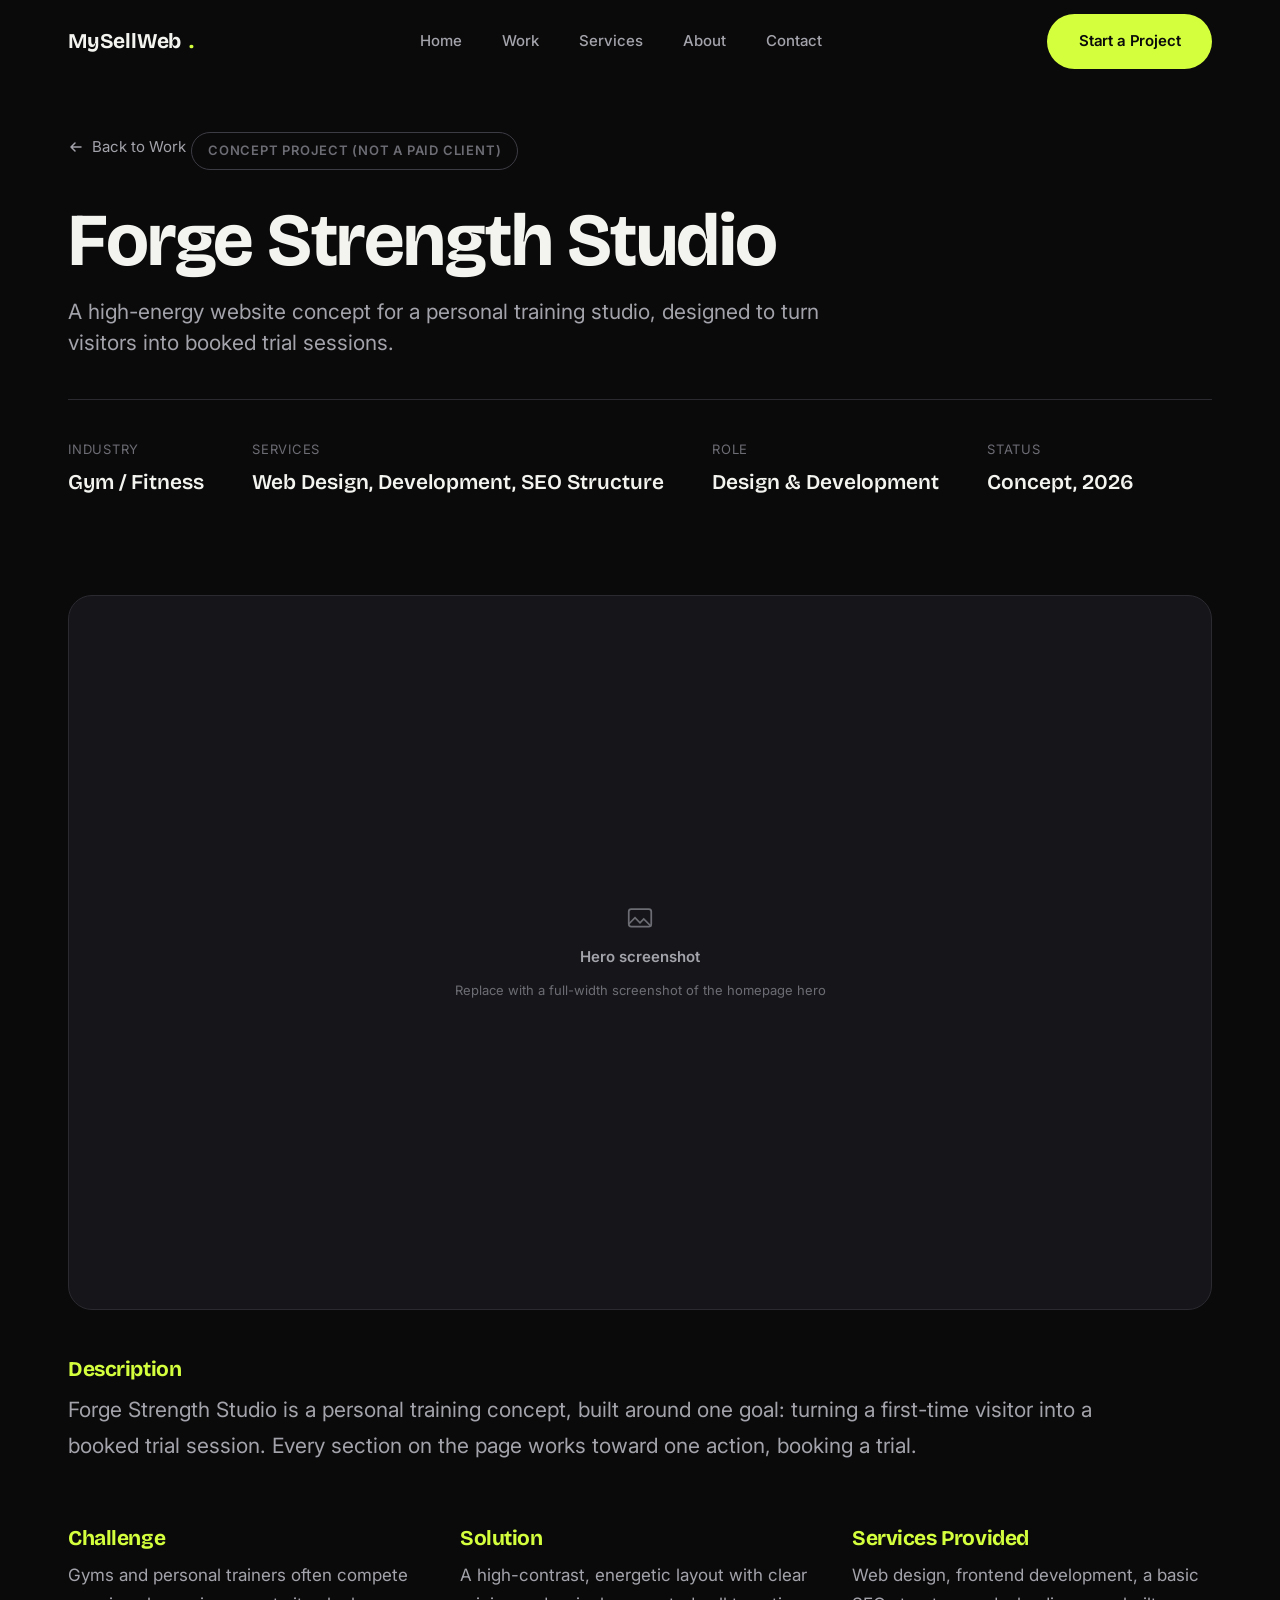
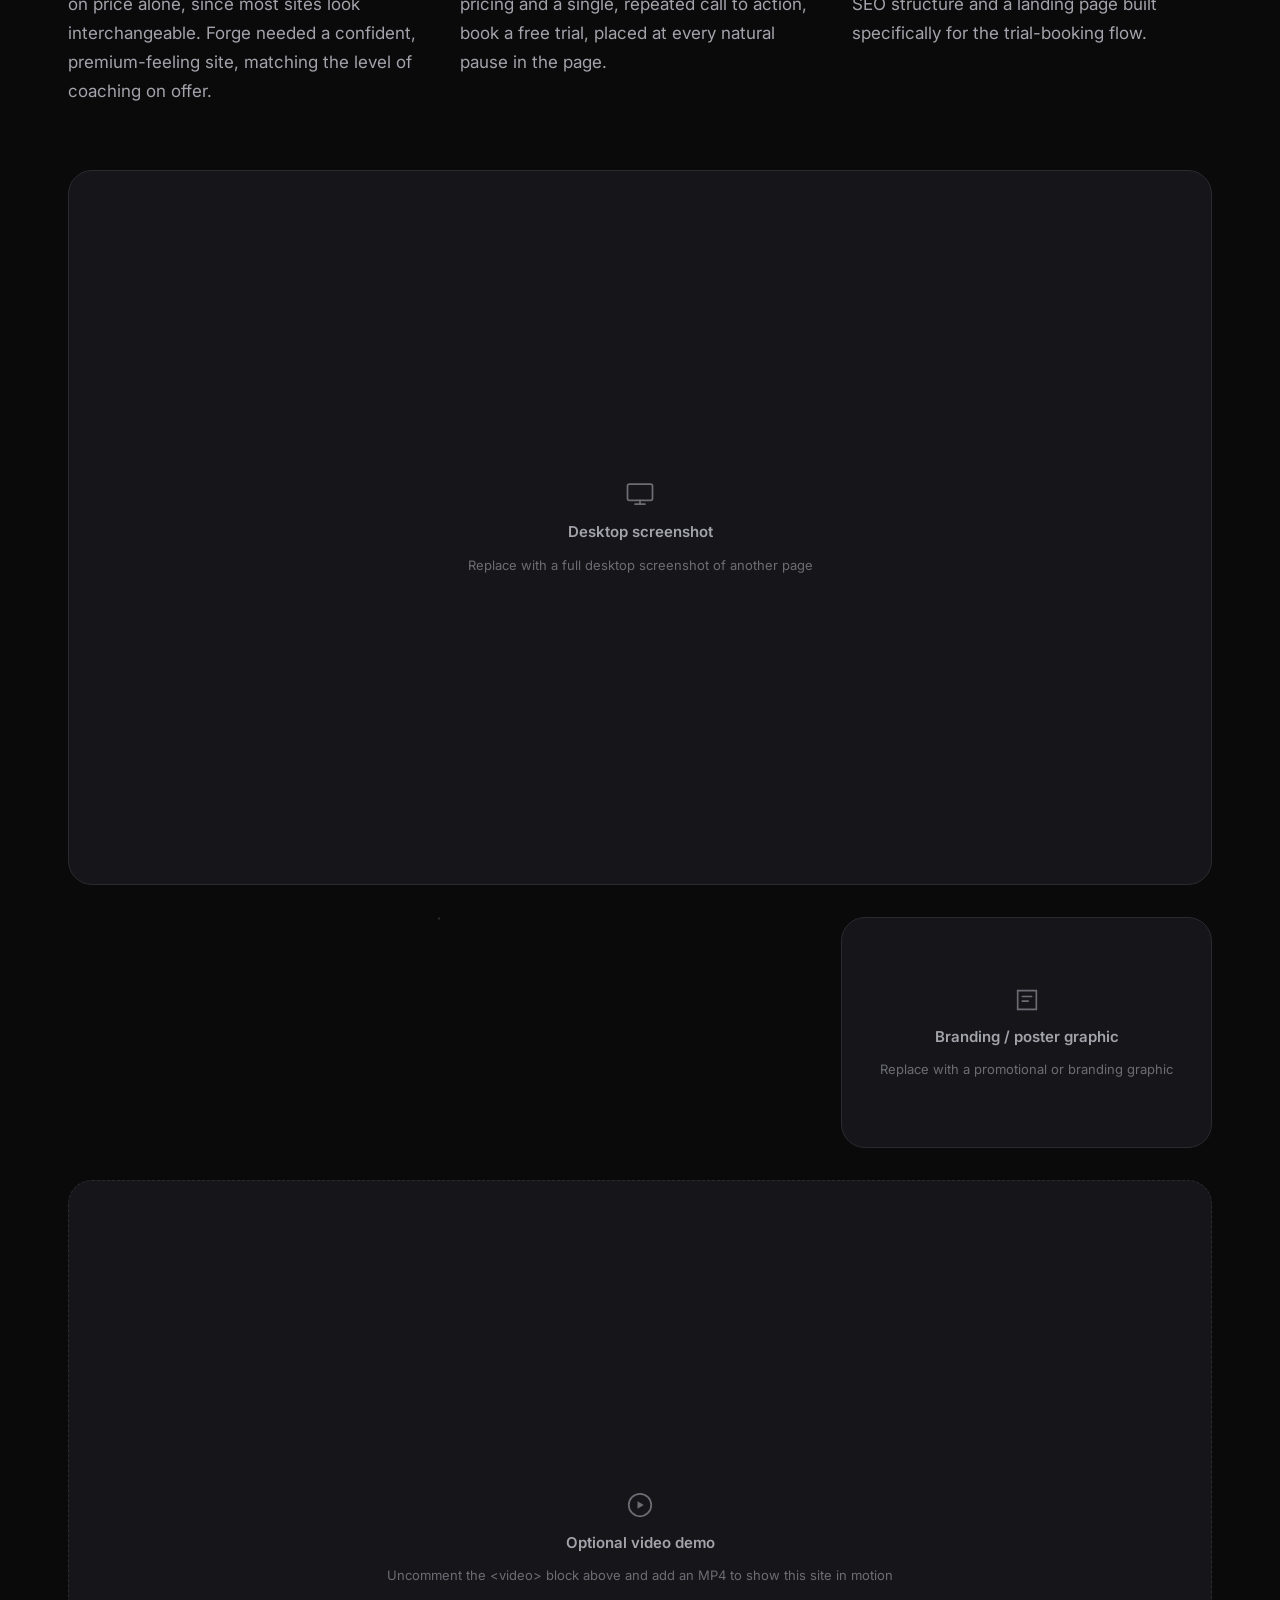
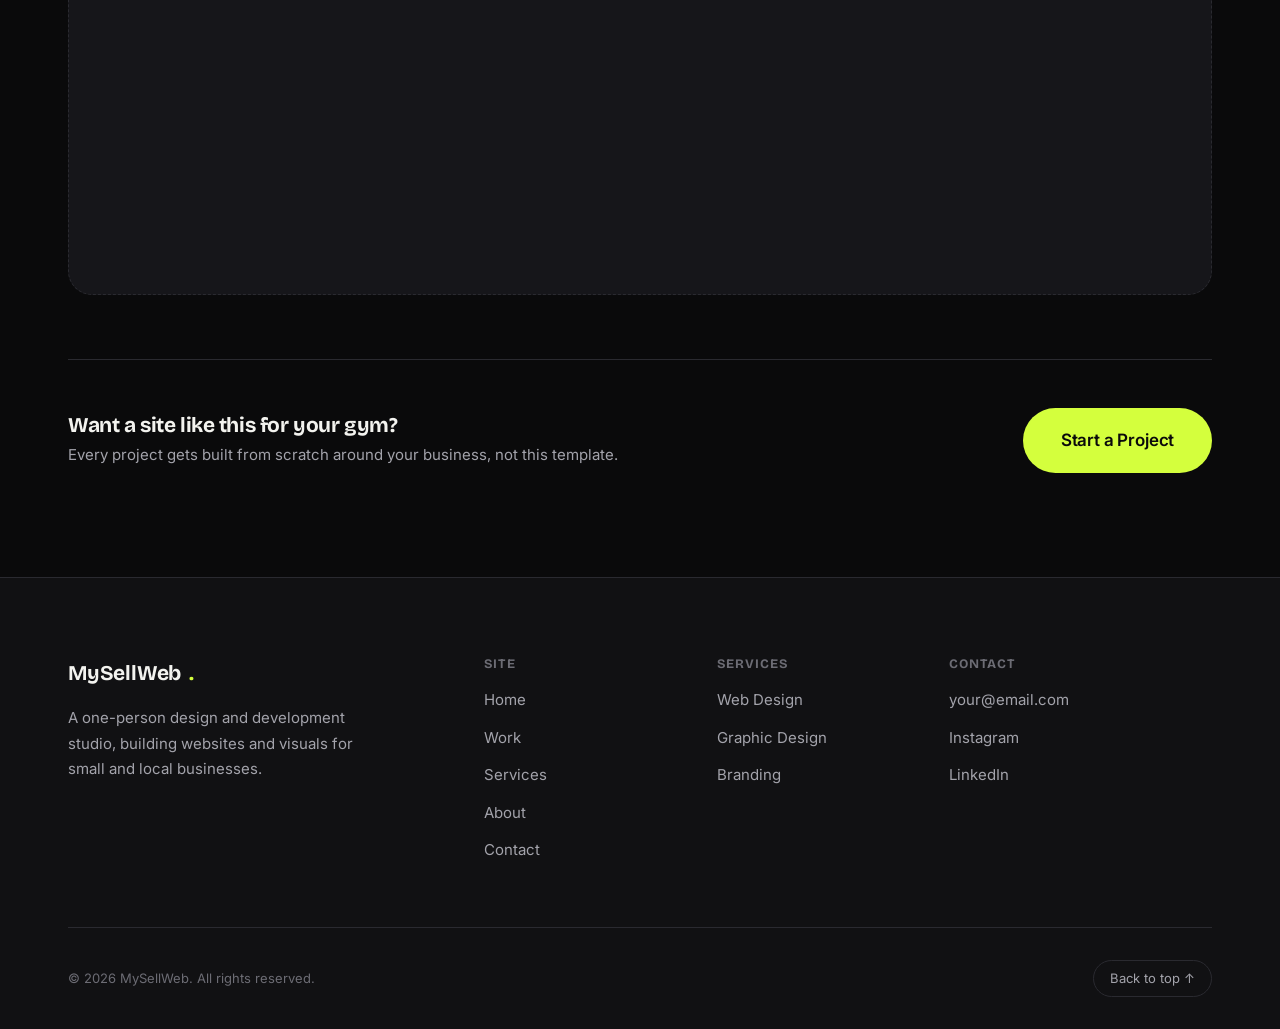
<file: projects/gym.html>
<!DOCTYPE html>
<html lang="en">
<head>
  <meta charset="UTF-8">
  <meta name="viewport" content="width=device-width, initial-scale=1.0">
  <title>Forge Strength Studio | Gym Website Concept | MySellWeb</title>
  <meta name="description" content="A high-energy website concept for a personal training studio, designed to turn visitors into booked trial sessions.">
  <meta property="og:title" content="Forge Strength Studio | Gym Website Concept">
  <meta property="og:description" content="A high-energy website concept for a personal training studio.">
  <meta property="og:type" content="article">
  <meta property="og:url" content="https://www.yourdomain.com/projects/gym.html">

  <link rel="icon" href="data:,">
  <link rel="preconnect" href="https://fonts.googleapis.com">
  <link rel="preconnect" href="https://fonts.gstatic.com" crossorigin>
  <link href="https://fonts.googleapis.com/css2?family=Bricolage+Grotesque:opsz,wght@12..96,400;500;600;700;800&family=Inter:wght@400;500;600;700&display=swap" rel="stylesheet">
  <link rel="stylesheet" href="../css/styles.css">
</head>
<body id="top">
  <a class="skip-link" href="#main">Skip to content</a>

  <header class="site-header">
    <div class="nav-inner">
      <a href="../index.html" class="logo">MySellWeb<span class="dot">.</span></a>
      <nav class="nav-links" aria-label="Primary">
        <a href="../index.html">Home</a>
        <a href="../work.html">Work</a>
        <a href="../services.html">Services</a>
        <a href="../about.html">About</a>
        <a href="../contact.html">Contact</a>
      </nav>
      <div class="nav-cta">
        <a href="../contact.html" class="btn btn-primary">Start a Project</a>
        <button class="nav-toggle" aria-label="Open menu" aria-expanded="false" aria-controls="mobile-menu">
          <span></span><span></span><span></span>
        </button>
      </div>
    </div>
    <div class="mobile-menu" id="mobile-menu">
      <nav aria-label="Mobile">
        <a href="../index.html">Home</a>
        <a href="../work.html">Work</a>
        <a href="../services.html">Services</a>
        <a href="../about.html">About</a>
        <a href="../contact.html">Contact</a>
      </nav>
      <a href="../contact.html" class="btn btn-primary btn-block">Start a Project</a>
      <div class="mobile-menu-foot">
        <a href="mailto:your@email.com">your@email.com</a>
      </div>
    </div>
  </header>

  <main id="main">

    <div class="project-hero">
      <div class="container">
        <a href="../work.html" class="back-link">
          <svg width="16" height="16" viewBox="0 0 16 16" fill="none" aria-hidden="true"><path d="M13 8H3M7 4L3 8l4 4" stroke="currentColor" stroke-width="1.5" stroke-linecap="round" stroke-linejoin="round"/></svg>
          Back to Work
        </a>
        <span class="concept-flag">Concept Project (not a paid client)</span>
        <h1 style="font-size: var(--fs-3xl); max-width: 20ch;">Forge Strength Studio</h1>
        <p style="font-size: var(--fs-md); color: var(--text-muted); max-width: 60ch; margin-top: var(--space-4);">A high-energy website concept for a personal training studio, designed to turn visitors into booked trial sessions.</p>

        <div class="project-meta-row">
          <div><span>Industry</span><strong>Gym / Fitness</strong></div>
          <div><span>Services</span><strong>Web Design, Development, SEO Structure</strong></div>
          <div><span>Role</span><strong>Design &amp; Development</strong></div>
          <div><span>Status</span><strong>Concept, 2026</strong></div>
        </div>
      </div>
    </div>

    <section class="section-pad" style="padding-top: var(--space-8);">
      <div class="container">

        <!-- HERO SCREENSHOT -->
        <!-- REPLACE ME: swap for the homepage hero screenshot -->
        <div class="media-block reveal">
          <!-- <img src="../assets/images/gym-hero.jpg" alt="Hero section of the Forge Strength Studio homepage concept"> -->
          <div class="placeholder-tag">
            <svg width="30" height="30" viewBox="0 0 24 24" fill="none" aria-hidden="true"><rect x="3" y="4" width="18" height="14" rx="2" stroke="currentColor" stroke-width="1.4"/><path d="M3 16l5-5 4 4 3-3 6 6" stroke="currentColor" stroke-width="1.4"/></svg>
            <strong>Hero screenshot</strong>
            <span>Replace with a full-width screenshot of the homepage hero</span>
          </div>
        </div>

        <!-- DESCRIPTION -->
        <div class="project-text-grid" style="grid-template-columns: 1fr; margin-block: var(--space-8);">
          <div>
            <h3>Description</h3>
            <p style="font-size: var(--fs-md); max-width: 80ch;">Forge Strength Studio is a personal training concept, built around one goal: turning a first-time visitor into a booked trial session. Every section on the page works toward one action, booking a trial.</p>
          </div>
        </div>

        <!-- CHALLENGE / SOLUTION / SERVICES -->
        <div class="project-text-grid reveal-stagger">
          <div>
            <h3>Challenge</h3>
            <p>Gyms and personal trainers often compete on price alone, since most sites look interchangeable. Forge needed a confident, premium-feeling site, matching the level of coaching on offer.</p>
          </div>
          <div>
            <h3>Solution</h3>
            <p>A high-contrast, energetic layout with clear pricing and a single, repeated call to action, book a free trial, placed at every natural pause in the page.</p>
          </div>
          <div>
            <h3>Services Provided</h3>
            <p>Web design, frontend development, a basic SEO structure and a landing page built specifically for the trial-booking flow.</p>
          </div>
        </div>

        <!-- DESKTOP SCREENSHOT -->
        <!-- REPLACE ME: full desktop screenshot of a key page -->
        <div class="media-block reveal">
          <!-- <img src="../assets/images/gym-desktop.jpg" alt="Desktop screenshot of the Forge Strength Studio programs page"> -->
          <div class="placeholder-tag">
            <svg width="30" height="30" viewBox="0 0 24 24" fill="none" aria-hidden="true"><rect x="2" y="4" width="20" height="13" rx="1.5" stroke="currentColor" stroke-width="1.4"/><path d="M8 20h8M12 17v3" stroke="currentColor" stroke-width="1.4" stroke-linecap="round"/></svg>
            <strong>Desktop screenshot</strong>
            <span>Replace with a full desktop screenshot of another page</span>
          </div>
        </div>

        <!-- MOBILE SCREENSHOT + BRANDING GRAPHIC -->
        <div class="media-row reveal">
          <!-- MOBILE SCREENSHOT -->
          <!-- REPLACE ME: mobile screenshot of the site -->
          <div class="media-block is-mobile" style="margin-bottom: 0;">
            <!-- <img src="../assets/images/gym-mobile.jpg" alt="Mobile screenshot of the Forge Strength Studio homepage"> -->
            <div class="placeholder-tag">
              <svg width="26" height="26" viewBox="0 0 24 24" fill="none" aria-hidden="true"><rect x="6" y="2" width="12" height="20" rx="2" stroke="currentColor" stroke-width="1.4"/><path d="M10 19h4" stroke="currentColor" stroke-width="1.4" stroke-linecap="round"/></svg>
              <strong>Mobile screenshot</strong>
              <span>Replace with a mobile view of the homepage</span>
            </div>
          </div>

          <!-- BRANDING / POSTER GRAPHIC -->
          <!-- REPLACE ME: a poster or promotional graphic made for this project -->
          <div class="media-block" style="margin-bottom: 0;">
            <!-- <img src="../assets/images/gym-poster.jpg" alt="Promotional poster designed for Forge Strength Studio"> -->
            <div class="placeholder-tag">
              <svg width="28" height="28" viewBox="0 0 24 24" fill="none" aria-hidden="true"><path d="M4 4h16v16H4z" stroke="currentColor" stroke-width="1.4"/><path d="M8 9h8M8 13h5" stroke="currentColor" stroke-width="1.4" stroke-linecap="round"/></svg>
              <strong>Branding / poster graphic</strong>
              <span>Replace with a promotional or branding graphic</span>
            </div>
          </div>
        </div>

        <!-- OPTIONAL VIDEO DEMO -->
        <!-- REPLACE ME (optional): a short screen recording of the site in use -->
        <!--
        <div class="media-block reveal" style="margin-top: var(--space-6);">
          <video controls poster="../assets/images/gym-video-poster.jpg">
            <source src="../assets/videos/gym-demo.mp4" type="video/mp4">
            Your browser does not support embedded video.
          </video>
        </div>
        -->
        <div class="media-block reveal" style="margin-top: var(--space-6); border-style: dashed;">
          <div class="placeholder-tag">
            <svg width="30" height="30" viewBox="0 0 24 24" fill="none" aria-hidden="true"><circle cx="12" cy="12" r="9" stroke="currentColor" stroke-width="1.4"/><path d="M10 9l5 3-5 3V9z" fill="currentColor"/></svg>
            <strong>Optional video demo</strong>
            <span>Uncomment the &lt;video&gt; block above and add an MP4 to show this site in motion</span>
          </div>
        </div>

        <div class="project-cta">
          <div>
            <h3 style="font-size: var(--fs-md); margin-bottom: var(--space-2);">Want a site like this for your gym?</h3>
            <p class="text-muted" style="font-size: var(--fs-sm);">Every project gets built from scratch around your business, not this template.</p>
          </div>
          <a href="../contact.html" class="btn btn-primary btn-lg">Start a Project</a>
        </div>

      </div>
    </section>

  </main>

  <footer class="site-footer">
    <div class="container">
      <div class="footer-grid">
        <div class="footer-brand">
          <a href="../index.html" class="logo">MySellWeb<span class="dot">.</span></a>
          <p>A one-person design and development studio, building websites and visuals for small and local businesses.</p>
        </div>
        <div class="footer-col">
          <h4>Site</h4>
          <ul>
            <li><a href="../index.html">Home</a></li>
            <li><a href="../work.html">Work</a></li>
            <li><a href="../services.html">Services</a></li>
            <li><a href="../about.html">About</a></li>
            <li><a href="../contact.html">Contact</a></li>
          </ul>
        </div>
        <div class="footer-col">
          <h4>Services</h4>
          <ul>
            <li><a href="../services.html">Web Design</a></li>
            <li><a href="../services.html">Graphic Design</a></li>
            <li><a href="../services.html">Branding</a></li>
          </ul>
        </div>
        <div class="footer-col">
          <h4>Contact</h4>
          <ul>
            <li><a href="mailto:your@email.com">your@email.com</a></li>
            <li><a href="https://instagram.com/yourhandle" target="_blank" rel="noopener">Instagram</a></li>
            <li><a href="https://linkedin.com/in/yourhandle" target="_blank" rel="noopener">LinkedIn</a></li>
          </ul>
        </div>
      </div>
      <div class="footer-bottom">
        <span>&copy; <span id="year">2026</span> MySellWeb. All rights reserved.</span>
        <a href="#top" class="back-to-top">Back to top ↑</a>
      </div>
    </div>
  </footer>

  <script src="../js/main.js"></script>
  <script>document.getElementById('year').textContent = new Date().getFullYear();</script>
</body>
</html>
</file>
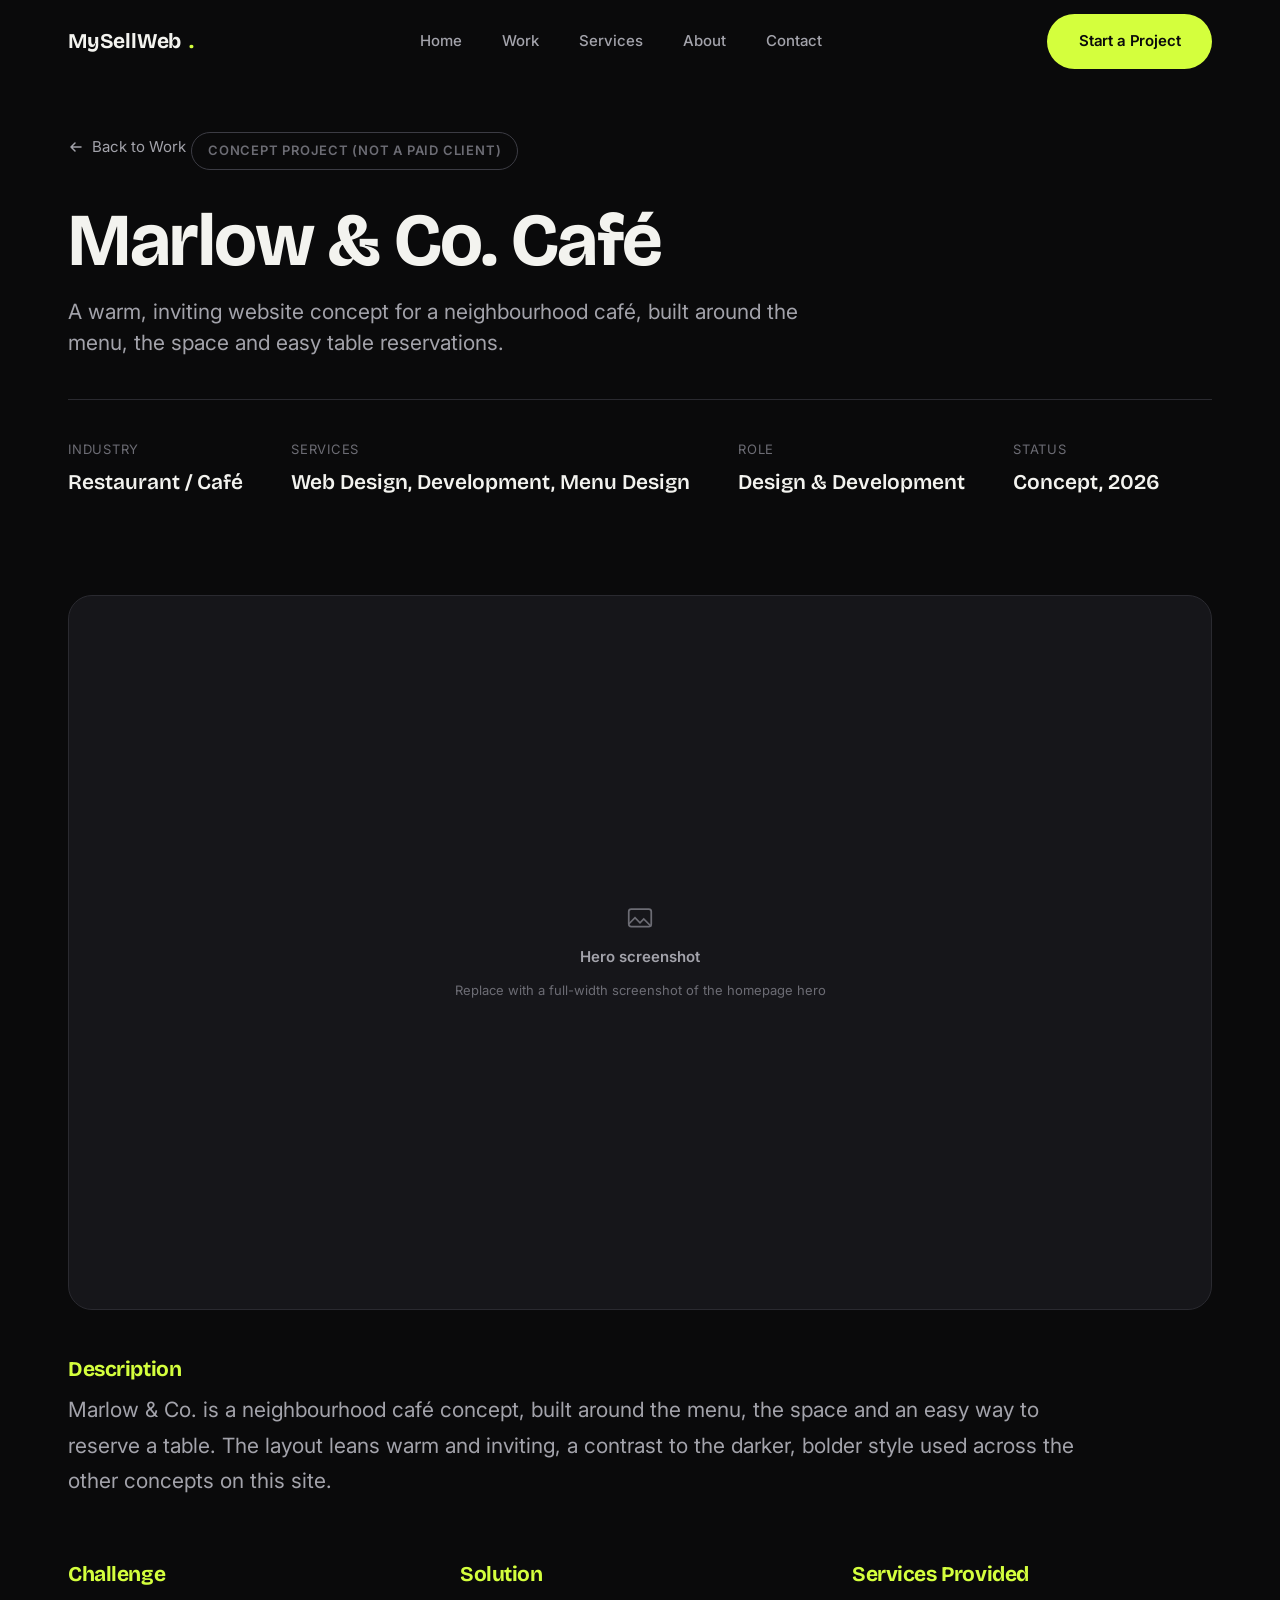
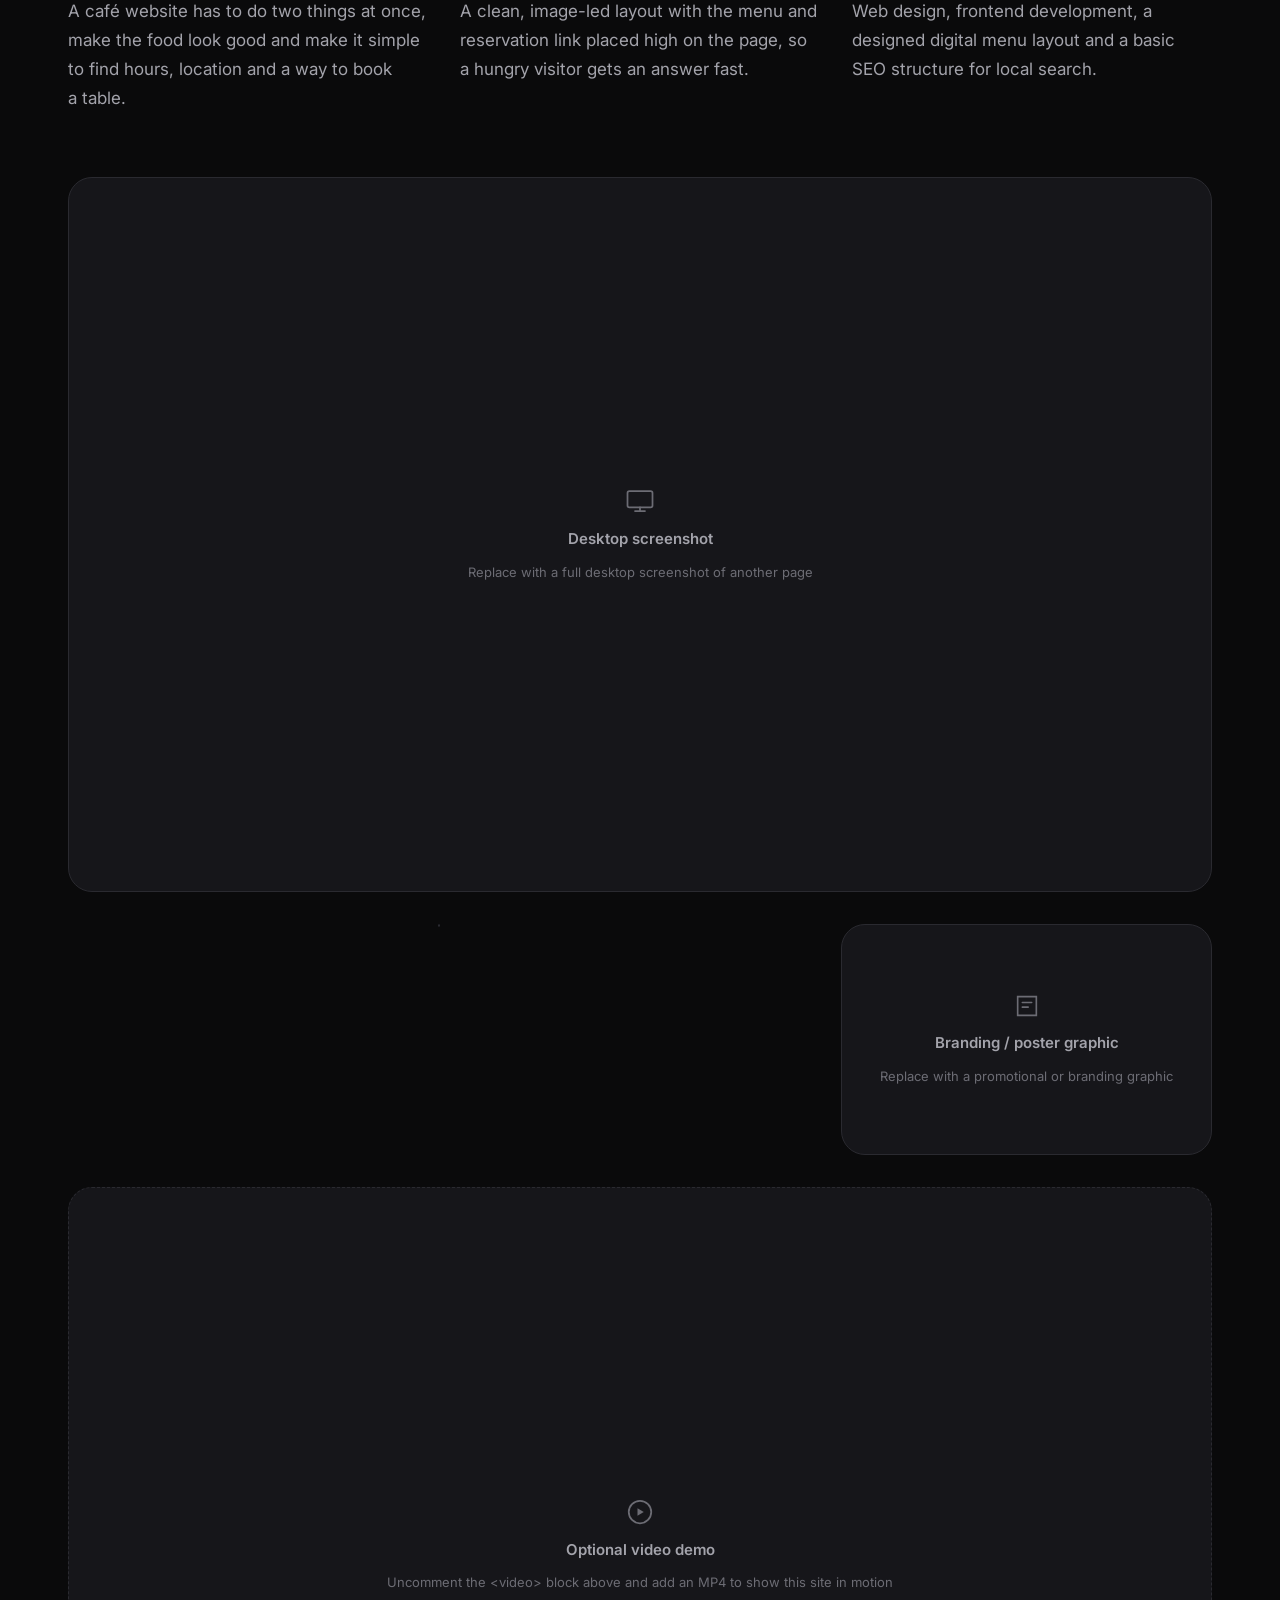
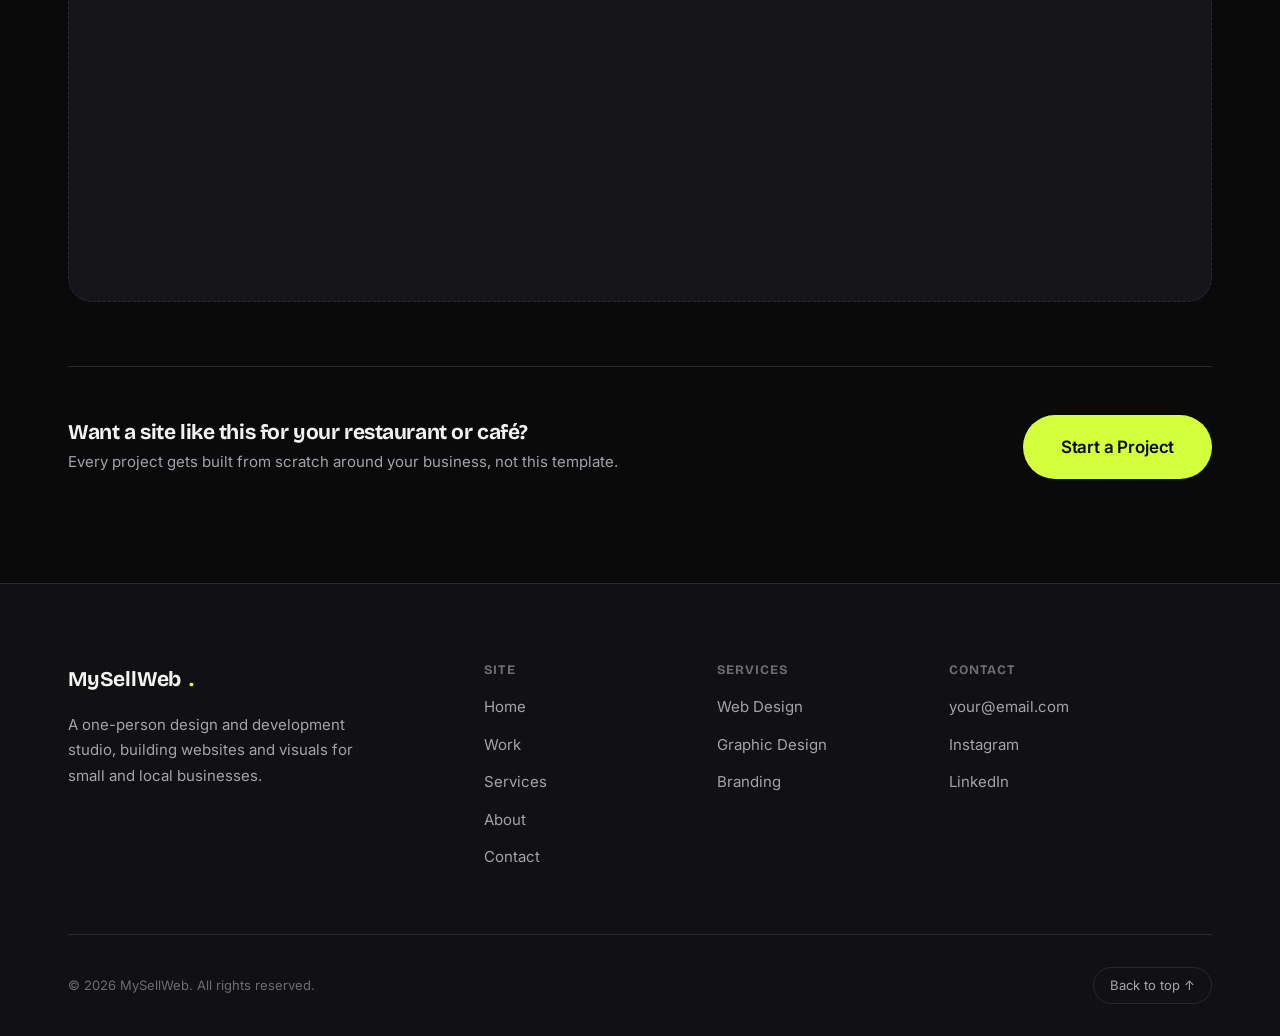
<file: projects/restaurant.html>
<!DOCTYPE html>
<html lang="en">
<head>
  <meta charset="UTF-8">
  <meta name="viewport" content="width=device-width, initial-scale=1.0">
  <title>Marlow &amp; Co. Café | Restaurant Website Concept | MySellWeb</title>
  <meta name="description" content="A warm, inviting website concept for a neighbourhood café, built around the menu, the space and easy table reservations.">
  <meta property="og:title" content="Marlow & Co. Café | Restaurant Website Concept">
  <meta property="og:description" content="A warm, inviting website concept for a neighbourhood café.">
  <meta property="og:type" content="article">
  <meta property="og:url" content="https://www.yourdomain.com/projects/restaurant.html">

  <link rel="icon" href="data:,">
  <link rel="preconnect" href="https://fonts.googleapis.com">
  <link rel="preconnect" href="https://fonts.gstatic.com" crossorigin>
  <link href="https://fonts.googleapis.com/css2?family=Bricolage+Grotesque:opsz,wght@12..96,400;500;600;700;800&family=Inter:wght@400;500;600;700&display=swap" rel="stylesheet">
  <link rel="stylesheet" href="../css/styles.css">
</head>
<body id="top">
  <a class="skip-link" href="#main">Skip to content</a>

  <header class="site-header">
    <div class="nav-inner">
      <a href="../index.html" class="logo">MySellWeb<span class="dot">.</span></a>
      <nav class="nav-links" aria-label="Primary">
        <a href="../index.html">Home</a>
        <a href="../work.html">Work</a>
        <a href="../services.html">Services</a>
        <a href="../about.html">About</a>
        <a href="../contact.html">Contact</a>
      </nav>
      <div class="nav-cta">
        <a href="../contact.html" class="btn btn-primary">Start a Project</a>
        <button class="nav-toggle" aria-label="Open menu" aria-expanded="false" aria-controls="mobile-menu">
          <span></span><span></span><span></span>
        </button>
      </div>
    </div>
    <div class="mobile-menu" id="mobile-menu">
      <nav aria-label="Mobile">
        <a href="../index.html">Home</a>
        <a href="../work.html">Work</a>
        <a href="../services.html">Services</a>
        <a href="../about.html">About</a>
        <a href="../contact.html">Contact</a>
      </nav>
      <a href="../contact.html" class="btn btn-primary btn-block">Start a Project</a>
      <div class="mobile-menu-foot">
        <a href="mailto:your@email.com">your@email.com</a>
      </div>
    </div>
  </header>

  <main id="main">

    <div class="project-hero">
      <div class="container">
        <a href="../work.html" class="back-link">
          <svg width="16" height="16" viewBox="0 0 16 16" fill="none" aria-hidden="true"><path d="M13 8H3M7 4L3 8l4 4" stroke="currentColor" stroke-width="1.5" stroke-linecap="round" stroke-linejoin="round"/></svg>
          Back to Work
        </a>
        <span class="concept-flag">Concept Project (not a paid client)</span>
        <h1 style="font-size: var(--fs-3xl); max-width: 20ch;">Marlow &amp; Co. Café</h1>
        <p style="font-size: var(--fs-md); color: var(--text-muted); max-width: 60ch; margin-top: var(--space-4);">A warm, inviting website concept for a neighbourhood café, built around the menu, the space and easy table reservations.</p>

        <div class="project-meta-row">
          <div><span>Industry</span><strong>Restaurant / Café</strong></div>
          <div><span>Services</span><strong>Web Design, Development, Menu Design</strong></div>
          <div><span>Role</span><strong>Design &amp; Development</strong></div>
          <div><span>Status</span><strong>Concept, 2026</strong></div>
        </div>
      </div>
    </div>

    <section class="section-pad" style="padding-top: var(--space-8);">
      <div class="container">

        <!-- HERO SCREENSHOT -->
        <!-- REPLACE ME: swap for the homepage hero screenshot -->
        <div class="media-block reveal">
          <!-- <img src="../assets/images/restaurant-hero.jpg" alt="Hero section of the Marlow and Co Café homepage concept"> -->
          <div class="placeholder-tag">
            <svg width="30" height="30" viewBox="0 0 24 24" fill="none" aria-hidden="true"><rect x="3" y="4" width="18" height="14" rx="2" stroke="currentColor" stroke-width="1.4"/><path d="M3 16l5-5 4 4 3-3 6 6" stroke="currentColor" stroke-width="1.4"/></svg>
            <strong>Hero screenshot</strong>
            <span>Replace with a full-width screenshot of the homepage hero</span>
          </div>
        </div>

        <!-- DESCRIPTION -->
        <div class="project-text-grid" style="grid-template-columns: 1fr; margin-block: var(--space-8);">
          <div>
            <h3>Description</h3>
            <p style="font-size: var(--fs-md); max-width: 80ch;">Marlow &amp; Co. is a neighbourhood café concept, built around the menu, the space and an easy way to reserve a table. The layout leans warm and inviting, a contrast to the darker, bolder style used across the other concepts on this site.</p>
          </div>
        </div>

        <!-- CHALLENGE / SOLUTION / SERVICES -->
        <div class="project-text-grid reveal-stagger">
          <div>
            <h3>Challenge</h3>
            <p>A café website has to do two things at once, make the food look good and make it simple to find hours, location and a way to book a table.</p>
          </div>
          <div>
            <h3>Solution</h3>
            <p>A clean, image-led layout with the menu and reservation link placed high on the page, so a hungry visitor gets an answer fast.</p>
          </div>
          <div>
            <h3>Services Provided</h3>
            <p>Web design, frontend development, a designed digital menu layout and a basic SEO structure for local search.</p>
          </div>
        </div>

        <!-- DESKTOP SCREENSHOT -->
        <!-- REPLACE ME: full desktop screenshot of a key page -->
        <div class="media-block reveal">
          <!-- <img src="../assets/images/restaurant-desktop.jpg" alt="Desktop screenshot of the Marlow and Co Café menu page"> -->
          <div class="placeholder-tag">
            <svg width="30" height="30" viewBox="0 0 24 24" fill="none" aria-hidden="true"><rect x="2" y="4" width="20" height="13" rx="1.5" stroke="currentColor" stroke-width="1.4"/><path d="M8 20h8M12 17v3" stroke="currentColor" stroke-width="1.4" stroke-linecap="round"/></svg>
            <strong>Desktop screenshot</strong>
            <span>Replace with a full desktop screenshot of another page</span>
          </div>
        </div>

        <!-- MOBILE SCREENSHOT + BRANDING GRAPHIC -->
        <div class="media-row reveal">
          <!-- MOBILE SCREENSHOT -->
          <!-- REPLACE ME: mobile screenshot of the site -->
          <div class="media-block is-mobile" style="margin-bottom: 0;">
            <!-- <img src="../assets/images/restaurant-mobile.jpg" alt="Mobile screenshot of the Marlow and Co Café homepage"> -->
            <div class="placeholder-tag">
              <svg width="26" height="26" viewBox="0 0 24 24" fill="none" aria-hidden="true"><rect x="6" y="2" width="12" height="20" rx="2" stroke="currentColor" stroke-width="1.4"/><path d="M10 19h4" stroke="currentColor" stroke-width="1.4" stroke-linecap="round"/></svg>
              <strong>Mobile screenshot</strong>
              <span>Replace with a mobile view of the homepage</span>
            </div>
          </div>

          <!-- BRANDING / POSTER GRAPHIC -->
          <!-- REPLACE ME: a poster or promotional graphic made for this project -->
          <div class="media-block" style="margin-bottom: 0;">
            <!-- <img src="../assets/images/restaurant-poster.jpg" alt="Promotional graphic designed for Marlow and Co Café"> -->
            <div class="placeholder-tag">
              <svg width="28" height="28" viewBox="0 0 24 24" fill="none" aria-hidden="true"><path d="M4 4h16v16H4z" stroke="currentColor" stroke-width="1.4"/><path d="M8 9h8M8 13h5" stroke="currentColor" stroke-width="1.4" stroke-linecap="round"/></svg>
              <strong>Branding / poster graphic</strong>
              <span>Replace with a promotional or branding graphic</span>
            </div>
          </div>
        </div>

        <!-- OPTIONAL VIDEO DEMO -->
        <!-- REPLACE ME (optional): a short screen recording of the site in use -->
        <!--
        <div class="media-block reveal" style="margin-top: var(--space-6);">
          <video controls poster="../assets/images/restaurant-video-poster.jpg">
            <source src="../assets/videos/restaurant-demo.mp4" type="video/mp4">
            Your browser does not support embedded video.
          </video>
        </div>
        -->
        <div class="media-block reveal" style="margin-top: var(--space-6); border-style: dashed;">
          <div class="placeholder-tag">
            <svg width="30" height="30" viewBox="0 0 24 24" fill="none" aria-hidden="true"><circle cx="12" cy="12" r="9" stroke="currentColor" stroke-width="1.4"/><path d="M10 9l5 3-5 3V9z" fill="currentColor"/></svg>
            <strong>Optional video demo</strong>
            <span>Uncomment the &lt;video&gt; block above and add an MP4 to show this site in motion</span>
          </div>
        </div>

        <div class="project-cta">
          <div>
            <h3 style="font-size: var(--fs-md); margin-bottom: var(--space-2);">Want a site like this for your restaurant or café?</h3>
            <p class="text-muted" style="font-size: var(--fs-sm);">Every project gets built from scratch around your business, not this template.</p>
          </div>
          <a href="../contact.html" class="btn btn-primary btn-lg">Start a Project</a>
        </div>

      </div>
    </section>

  </main>

  <footer class="site-footer">
    <div class="container">
      <div class="footer-grid">
        <div class="footer-brand">
          <a href="../index.html" class="logo">MySellWeb<span class="dot">.</span></a>
          <p>A one-person design and development studio, building websites and visuals for small and local businesses.</p>
        </div>
        <div class="footer-col">
          <h4>Site</h4>
          <ul>
            <li><a href="../index.html">Home</a></li>
            <li><a href="../work.html">Work</a></li>
            <li><a href="../services.html">Services</a></li>
            <li><a href="../about.html">About</a></li>
            <li><a href="../contact.html">Contact</a></li>
          </ul>
        </div>
        <div class="footer-col">
          <h4>Services</h4>
          <ul>
            <li><a href="../services.html">Web Design</a></li>
            <li><a href="../services.html">Graphic Design</a></li>
            <li><a href="../services.html">Branding</a></li>
          </ul>
        </div>
        <div class="footer-col">
          <h4>Contact</h4>
          <ul>
            <li><a href="mailto:your@email.com">your@email.com</a></li>
            <li><a href="https://instagram.com/yourhandle" target="_blank" rel="noopener">Instagram</a></li>
            <li><a href="https://linkedin.com/in/yourhandle" target="_blank" rel="noopener">LinkedIn</a></li>
          </ul>
        </div>
      </div>
      <div class="footer-bottom">
        <span>&copy; <span id="year">2026</span> MySellWeb. All rights reserved.</span>
        <a href="#top" class="back-to-top">Back to top ↑</a>
      </div>
    </div>
  </footer>

  <script src="../js/main.js"></script>
  <script>document.getElementById('year').textContent = new Date().getFullYear();</script>
</body>
</html>
</file>
<file: css/styles.css>
/* ==========================================================================
   MYSELLWEB — DESIGN SYSTEM
   ==========================================================================
   Every colour, spacing value, font size and radius on this site comes from
   the CSS variables below. Change a value here and it updates everywhere.

   FONTS: Bricolage Grotesque (headings) + Inter (body). Both load from
   Google Fonts in the <head> of every page. Bricolage Grotesque has a
   distinctive, slightly condensed character that reads as "design studio"
   rather than "corporate SaaS" — it is the reason the headings on this site
   don't look like a template. Inter stays for body copy because it is
   extremely legible at small sizes on every screen.
   ========================================================================== */

/* --------------------------------------------------------------------------
   1. CSS VARIABLES — edit these to re-skin the entire site
   -------------------------------------------------------------------------- */
:root {
  /* ---- Colour: premium near-black with one accent ---- */
  --bg: #0a0a0b;              /* page background */
  --bg-raised: #111113;       /* header / footer background */
  --surface: #16161a;         /* cards, inputs */
  --surface-hover: #1d1d22;   /* card hover state */
  --border: #2a2a30;          /* default borders */
  --border-strong: #3c3c44;   /* hovered / focused borders */

  --text: #f3f3ef;            /* primary text */
  --text-muted: #a3a3ab;      /* secondary text */
  --text-faint: #6c6c74;      /* tertiary / disabled text */

  --accent: #d4ff3d;          /* primary accent — change this one value to re-theme the whole site */
  --accent-dim: #a8cf2e;      /* darker accent for hover states */
  --accent-ink: #0a0a0b;      /* text colour used ON TOP of the accent */
  --accent-soft: rgba(212, 255, 61, 0.1);

  --success: #6ee7a3;
  --danger: #ff6b6b;

  /* ---- Typography ---- */
  --font-display: 'Bricolage Grotesque', 'Segoe UI', system-ui, sans-serif;
  --font-body: 'Inter', 'Segoe UI', system-ui, sans-serif;

  --fs-xs:   clamp(0.75rem, 0.72rem + 0.15vw, 0.8125rem);
  --fs-sm:   clamp(0.875rem, 0.84rem + 0.18vw, 0.9375rem);
  --fs-base: clamp(1rem, 0.96rem + 0.2vw, 1.0625rem);
  --fs-md:   clamp(1.125rem, 1.06rem + 0.32vw, 1.3125rem);
  --fs-lg:   clamp(1.375rem, 1.25rem + 0.6vw, 1.75rem);
  --fs-xl:   clamp(1.75rem, 1.5rem + 1.2vw, 2.5rem);
  --fs-2xl:  clamp(2.25rem, 1.85rem + 2vw, 3.5rem);
  --fs-3xl:  clamp(2.75rem, 2.1rem + 3.2vw, 4.75rem);
  --fs-4xl:  clamp(3.25rem, 2.3rem + 4.7vw, 6.25rem);

  --lh-tight: 1.05;
  --lh-snug: 1.25;
  --lh-normal: 1.5;
  --lh-relaxed: 1.7;

  /* ---- Spacing scale ---- */
  --space-1: 0.25rem;
  --space-2: 0.5rem;
  --space-3: 0.75rem;
  --space-4: 1rem;
  --space-5: 1.5rem;
  --space-6: 2rem;
  --space-7: 2.5rem;
  --space-8: 3rem;
  --space-9: 4rem;
  --space-10: 5rem;
  --space-11: 6.5rem;
  --space-12: 8.5rem;

  /* ---- Shape ---- */
  --radius-sm: 8px;
  --radius-md: 14px;
  --radius-lg: 24px;
  --radius-full: 999px;

  /* ---- Layout ---- */
  --container: 1240px;
  --container-narrow: 780px;
  --gutter: clamp(1.25rem, 4vw, 3rem);

  /* ---- Motion ---- */
  --ease-out: cubic-bezier(0.16, 1, 0.3, 1);
  --ease-in-out: cubic-bezier(0.65, 0, 0.35, 1);
  --dur-fast: 0.2s;
  --dur-med: 0.45s;
  --dur-slow: 0.9s;

  --nav-height: 84px;
}

/* --------------------------------------------------------------------------
   2. RESET
   -------------------------------------------------------------------------- */
*, *::before, *::after { box-sizing: border-box; }

* { margin: 0; }

html {
  color-scheme: dark;
  scroll-behavior: smooth;
  -webkit-text-size-adjust: 100%;
}

body {
  background: var(--bg);
  color: var(--text);
  font-family: var(--font-body);
  font-size: var(--fs-base);
  line-height: var(--lh-normal);
  -webkit-font-smoothing: antialiased;
  -moz-osx-font-smoothing: grayscale;
  overflow-x: hidden;
}

img, picture, video, svg { display: block; max-width: 100%; }

input, button, textarea, select { font: inherit; color: inherit; }

button { cursor: pointer; }

a { color: inherit; text-decoration: none; }

ul, ol { list-style: none; padding: 0; }

h1, h2, h3, h4, h5, h6 {
  font-family: var(--font-display);
  font-weight: 700;
  line-height: var(--lh-tight);
  letter-spacing: -0.02em;
  text-wrap: balance;
}

p { text-wrap: pretty; }

/* Respect reduced motion system-wide */
@media (prefers-reduced-motion: reduce) {
  html { scroll-behavior: auto; }
  *, *::before, *::after {
    animation-duration: 0.01ms !important;
    animation-iteration-count: 1 !important;
    transition-duration: 0.01ms !important;
    scroll-behavior: auto !important;
  }
}

/* Focus visibility — accessible and on-brand */
:focus-visible {
  outline: 2px solid var(--accent);
  outline-offset: 3px;
  border-radius: 2px;
}

::selection {
  background: var(--accent);
  color: var(--accent-ink);
}

/* Skip link for keyboard users */
.skip-link {
  position: absolute;
  top: -100px;
  left: var(--space-4);
  background: var(--accent);
  color: var(--accent-ink);
  padding: var(--space-3) var(--space-5);
  border-radius: var(--radius-sm);
  font-weight: 600;
  z-index: 1000;
  transition: top var(--dur-fast) var(--ease-out);
}
.skip-link:focus { top: var(--space-4); }

/* --------------------------------------------------------------------------
   3. LAYOUT HELPERS
   -------------------------------------------------------------------------- */
.container {
  width: 100%;
  max-width: var(--container);
  margin-inline: auto;
  padding-inline: var(--gutter);
}

.container-narrow {
  width: 100%;
  max-width: var(--container-narrow);
  margin-inline: auto;
  padding-inline: var(--gutter);
}

section { position: relative; }

.section-pad { padding-block: var(--space-11); }

.eyebrow {
  display: inline-flex;
  align-items: center;
  gap: var(--space-2);
  font-size: var(--fs-xs);
  font-weight: 600;
  letter-spacing: 0.14em;
  text-transform: uppercase;
  color: var(--accent);
  margin-bottom: var(--space-4);
}

.eyebrow::before {
  content: '';
  width: 7px;
  height: 7px;
  border-radius: 50%;
  background: var(--accent);
}

.section-head {
  max-width: 640px;
  margin-bottom: var(--space-9);
}

.section-head.center { max-width: 640px; margin-inline: auto; text-align: center; }

.section-head h2 { font-size: var(--fs-2xl); margin-bottom: var(--space-4); }

.section-head p { font-size: var(--fs-md); color: var(--text-muted); line-height: var(--lh-relaxed); }

.section-top-row {
  display: flex;
  justify-content: space-between;
  align-items: flex-end;
  gap: var(--space-6);
  flex-wrap: wrap;
  margin-bottom: var(--space-9);
}
.section-top-row .section-head { margin-bottom: 0; }

.text-muted { color: var(--text-muted); }
.text-accent { color: var(--accent); }

.visually-hidden {
  position: absolute;
  width: 1px; height: 1px;
  padding: 0; margin: -1px;
  overflow: hidden;
  clip: rect(0,0,0,0);
  white-space: nowrap;
  border: 0;
}

/* --------------------------------------------------------------------------
   4. SCROLL REVEAL (paired with js/main.js IntersectionObserver)
   -------------------------------------------------------------------------- */
.reveal {
  opacity: 0;
  transform: translateY(28px);
  transition: opacity var(--dur-slow) var(--ease-out), transform var(--dur-slow) var(--ease-out);
}
.reveal.is-visible {
  opacity: 1;
  transform: translateY(0);
}
.reveal-stagger > * {
  opacity: 0;
  transform: translateY(24px);
  transition: opacity var(--dur-med) var(--ease-out), transform var(--dur-med) var(--ease-out);
}
.reveal-stagger.is-visible > * { opacity: 1; transform: translateY(0); }
.reveal-stagger.is-visible > *:nth-child(1) { transition-delay: 0.02s; }
.reveal-stagger.is-visible > *:nth-child(2) { transition-delay: 0.09s; }
.reveal-stagger.is-visible > *:nth-child(3) { transition-delay: 0.16s; }
.reveal-stagger.is-visible > *:nth-child(4) { transition-delay: 0.23s; }
.reveal-stagger.is-visible > *:nth-child(5) { transition-delay: 0.3s; }
.reveal-stagger.is-visible > *:nth-child(6) { transition-delay: 0.37s; }

@media (prefers-reduced-motion: reduce) {
  .reveal, .reveal-stagger > * { opacity: 1; transform: none; }
}

/* --------------------------------------------------------------------------
   5. BUTTONS
   -------------------------------------------------------------------------- */
.btn {
  position: relative;
  display: inline-flex;
  align-items: center;
  justify-content: center;
  gap: var(--space-2);
  padding: 0.95rem 1.9rem;
  border-radius: var(--radius-full);
  font-size: var(--fs-sm);
  font-weight: 600;
  letter-spacing: -0.01em;
  border: 1px solid transparent;
  white-space: nowrap;
  transition: transform var(--dur-fast) var(--ease-out),
              background-color var(--dur-fast) var(--ease-out),
              border-color var(--dur-fast) var(--ease-out),
              color var(--dur-fast) var(--ease-out);
}

.btn:active { transform: scale(0.97); }

.btn-primary {
  background: var(--accent);
  color: var(--accent-ink);
}
.btn-primary:hover { background: var(--accent-dim); transform: translateY(-2px); }

.btn-secondary {
  background: transparent;
  color: var(--text);
  border-color: var(--border-strong);
}
.btn-secondary:hover {
  border-color: var(--accent);
  color: var(--accent);
  transform: translateY(-2px);
}

.btn-ghost {
  background: transparent;
  color: var(--text-muted);
  padding-inline: 0.5rem;
}
.btn-ghost:hover { color: var(--accent); }

.btn-block { width: 100%; }

.btn-lg { padding: 1.15rem 2.3rem; font-size: var(--fs-base); }

/* Arrow that shifts on hover — used on links throughout the site */
.link-arrow {
  display: inline-flex;
  align-items: center;
  gap: var(--space-2);
  font-weight: 600;
  color: var(--text);
  border-bottom: 1px solid var(--border-strong);
  padding-bottom: 2px;
  transition: color var(--dur-fast) var(--ease-out), border-color var(--dur-fast) var(--ease-out);
}
.link-arrow svg { transition: transform var(--dur-fast) var(--ease-out); }
.link-arrow:hover { color: var(--accent); border-color: var(--accent); }
.link-arrow:hover svg { transform: translateX(4px); }

/* --------------------------------------------------------------------------
   6. NAVIGATION
   -------------------------------------------------------------------------- */
.site-header {
  position: fixed;
  top: 0; left: 0; right: 0;
  z-index: 500;
  height: var(--nav-height);
  display: flex;
  align-items: center;
  border-bottom: 1px solid transparent;
  transition: background-color var(--dur-med) var(--ease-out),
              border-color var(--dur-med) var(--ease-out),
              backdrop-filter var(--dur-med) var(--ease-out);
}

.site-header.is-scrolled {
  background: rgba(10, 10, 11, 0.78);
  backdrop-filter: blur(14px) saturate(140%);
  -webkit-backdrop-filter: blur(14px) saturate(140%);
  border-bottom-color: var(--border);
}

.nav-inner {
  width: 100%;
  max-width: var(--container);
  margin-inline: auto;
  padding-inline: var(--gutter);
  display: flex;
  align-items: center;
  justify-content: space-between;
  gap: var(--space-6);
}

.logo {
  font-family: var(--font-display);
  font-weight: 700;
  font-size: var(--fs-md);
  letter-spacing: -0.01em;
  display: flex;
  align-items: center;
  gap: var(--space-2);
  z-index: 20;
}
.logo .dot { color: var(--accent); }

.nav-links {
  display: flex;
  align-items: center;
  gap: var(--space-7);
}

.nav-links a {
  position: relative;
  font-size: var(--fs-sm);
  font-weight: 500;
  color: var(--text-muted);
  padding-block: var(--space-2);
  transition: color var(--dur-fast) var(--ease-out);
}
.nav-links a::after {
  content: '';
  position: absolute;
  left: 0; bottom: 0;
  width: 0;
  height: 1.5px;
  background: var(--accent);
  transition: width var(--dur-fast) var(--ease-out);
}
.nav-links a:hover { color: var(--text); }
.nav-links a:hover::after { width: 100%; }
.nav-links a[aria-current="page"] { color: var(--text); }
.nav-links a[aria-current="page"]::after { width: 100%; }

.nav-cta { display: flex; align-items: center; gap: var(--space-5); }
.nav-cta .btn { display: none; }
@media (min-width: 861px) {
  .nav-cta .btn { display: inline-flex; }
}

/* Hamburger */
.nav-toggle {
  display: none;
  flex-direction: column;
  justify-content: center;
  gap: 5px;
  width: 42px;
  height: 42px;
  background: transparent;
  border: 1px solid var(--border);
  border-radius: var(--radius-sm);
  z-index: 20;
}
.nav-toggle span {
  display: block;
  width: 18px;
  height: 2px;
  margin-inline: auto;
  background: var(--text);
  transition: transform var(--dur-fast) var(--ease-out), opacity var(--dur-fast) var(--ease-out);
}
.nav-toggle[aria-expanded="true"] span:nth-child(1) { transform: translateY(7px) rotate(45deg); }
.nav-toggle[aria-expanded="true"] span:nth-child(2) { opacity: 0; }
.nav-toggle[aria-expanded="true"] span:nth-child(3) { transform: translateY(-7px) rotate(-45deg); }

.mobile-menu {
  position: fixed;
  inset: 0;
  z-index: 10;
  background: var(--bg-raised);
  display: flex;
  flex-direction: column;
  justify-content: center;
  padding: var(--space-9) var(--gutter);
  transform: translateY(-100%);
  opacity: 0;
  visibility: hidden;
  transition: transform var(--dur-med) var(--ease-in-out), opacity var(--dur-med) var(--ease-in-out), visibility 0s linear var(--dur-med);
}
.mobile-menu.is-open {
  transform: translateY(0);
  opacity: 1;
  visibility: visible;
  transition: transform var(--dur-med) var(--ease-in-out), opacity var(--dur-med) var(--ease-in-out), visibility 0s;
}
.mobile-menu a {
  display: block;
  font-family: var(--font-display);
  font-size: var(--fs-xl);
  font-weight: 600;
  color: var(--text);
  padding-block: var(--space-3);
  border-bottom: 1px solid var(--border);
}
.mobile-menu .btn { margin-top: var(--space-6); }
.mobile-menu-foot {
  margin-top: var(--space-8);
  display: flex;
  gap: var(--space-5);
  color: var(--text-muted);
  font-size: var(--fs-sm);
}

@media (max-width: 860px) {
  .nav-links { display: none; }
  .nav-toggle { display: flex; }
}

/* --------------------------------------------------------------------------
   7. HERO
   -------------------------------------------------------------------------- */
.hero {
  position: relative;
  padding-top: calc(var(--nav-height) + var(--space-9));
  padding-bottom: var(--space-11);
  overflow: hidden;
}

.hero-grid {
  display: grid;
  grid-template-columns: 1.15fr 0.85fr;
  gap: var(--space-9);
  align-items: center;
}

.hero-eyebrow {
  display: inline-flex;
  align-items: center;
  gap: var(--space-3);
  padding: var(--space-2) var(--space-4);
  border: 1px solid var(--border);
  border-radius: var(--radius-full);
  font-size: var(--fs-xs);
  font-weight: 600;
  letter-spacing: 0.04em;
  color: var(--text-muted);
  margin-bottom: var(--space-6);
}
.hero-eyebrow .status-dot {
  width: 8px; height: 8px;
  border-radius: 50%;
  background: var(--success);
  box-shadow: 0 0 0 3px rgba(110, 231, 163, 0.18);
}

.hero h1 {
  font-size: var(--fs-4xl);
  letter-spacing: -0.03em;
  margin-bottom: var(--space-6);
}
.hero h1 em {
  font-style: normal;
  color: var(--accent);
}

.hero-desc {
  font-size: var(--fs-md);
  color: var(--text-muted);
  max-width: 46ch;
  line-height: var(--lh-relaxed);
  margin-bottom: var(--space-7);
}

.hero-actions {
  display: flex;
  gap: var(--space-4);
  flex-wrap: wrap;
  margin-bottom: var(--space-9);
}

.hero-meta {
  display: flex;
  gap: var(--space-8);
  flex-wrap: wrap;
}
.hero-meta div strong {
  display: block;
  font-family: var(--font-display);
  font-size: var(--fs-lg);
  color: var(--text);
}
.hero-meta div span {
  font-size: var(--fs-xs);
  color: var(--text-faint);
  text-transform: uppercase;
  letter-spacing: 0.08em;
}

/* Generated visual — no external images required */
.hero-visual {
  position: relative;
  aspect-ratio: 1 / 1;
  border-radius: var(--radius-lg);
  border: 1px solid var(--border);
  background: var(--surface);
  overflow: hidden;
  display: flex;
  align-items: center;
  justify-content: center;
}

.hero-visual .grid-lines {
  position: absolute;
  inset: 0;
  background-image:
    linear-gradient(var(--border) 1px, transparent 1px),
    linear-gradient(90deg, var(--border) 1px, transparent 1px);
  background-size: 32px 32px;
  opacity: 0.5;
  mask-image: radial-gradient(circle at center, black 40%, transparent 85%);
}

.hero-visual .orb {
  position: absolute;
  border-radius: 50%;
  filter: blur(50px);
  opacity: 0.55;
  animation: float 12s var(--ease-in-out) infinite;
}
.hero-visual .orb-1 {
  width: 220px; height: 220px;
  background: var(--accent);
  top: 8%; left: 10%;
  animation-delay: 0s;
}
.hero-visual .orb-2 {
  width: 180px; height: 180px;
  background: #6ee7ff;
  bottom: 10%; right: 8%;
  opacity: 0.28;
  animation-delay: -4s;
}

.hero-visual .visual-core {
  position: relative;
  z-index: 2;
  width: 62%;
  aspect-ratio: 1;
  border-radius: 50%;
  border: 1px solid var(--border-strong);
  display: flex;
  align-items: center;
  justify-content: center;
  background: radial-gradient(circle at 30% 20%, rgba(212,255,61,0.12), transparent 60%);
  animation: spin 26s linear infinite;
}
.hero-visual .visual-core::before,
.hero-visual .visual-core::after {
  content: '';
  position: absolute;
  border: 1px dashed var(--border-strong);
  border-radius: 50%;
}
.hero-visual .visual-core::before { inset: 14%; }
.hero-visual .visual-core::after { inset: 30%; }

.hero-visual .visual-mark {
  font-family: var(--font-display);
  font-weight: 700;
  font-size: var(--fs-lg);
  color: var(--text);
  animation: counter-spin 26s linear infinite;
}

@keyframes spin { to { transform: rotate(360deg); } }
@keyframes counter-spin { to { transform: rotate(-360deg); } }
@keyframes float {
  0%, 100% { transform: translate(0, 0); }
  50% { transform: translate(18px, -22px); }
}

.hero-visual .corner-tag {
  position: absolute;
  bottom: var(--space-5);
  left: var(--space-5);
  right: var(--space-5);
  display: flex;
  justify-content: space-between;
  font-size: var(--fs-xs);
  color: var(--text-faint);
  letter-spacing: 0.04em;
  z-index: 2;
}

@media (prefers-reduced-motion: reduce) {
  .hero-visual .orb, .hero-visual .visual-core, .hero-visual .visual-mark { animation: none; }
}

/* --------------------------------------------------------------------------
   8. MARQUEE STRIP
   -------------------------------------------------------------------------- */
.marquee-section {
  border-top: 1px solid var(--border);
  border-bottom: 1px solid var(--border);
  background: var(--bg-raised);
  padding-block: var(--space-5);
  overflow: hidden;
}
.marquee-track {
  display: flex;
  width: max-content;
  gap: var(--space-8);
  animation: marquee 32s linear infinite;
}
.marquee-section:hover .marquee-track { animation-play-state: paused; }
.marquee-track span {
  display: flex;
  align-items: center;
  gap: var(--space-8);
  font-family: var(--font-display);
  font-size: var(--fs-md);
  color: var(--text-faint);
  white-space: nowrap;
}
.marquee-track span em {
  font-style: normal;
  color: var(--text);
}
.marquee-track span::after {
  content: '/';
  color: var(--accent);
  margin-left: var(--space-8);
}
@keyframes marquee {
  from { transform: translateX(0); }
  to { transform: translateX(-50%); }
}
@media (prefers-reduced-motion: reduce) {
  .marquee-track { animation: none; overflow-x: auto; }
}

/* --------------------------------------------------------------------------
   9. SERVICES SECTION
   -------------------------------------------------------------------------- */
.services-grid {
  display: grid;
  grid-template-columns: repeat(3, 1fr);
  gap: var(--space-5);
}

.service-card {
  position: relative;
  padding: var(--space-7) var(--space-6);
  background: var(--surface);
  border: 1px solid var(--border);
  border-radius: var(--radius-lg);
  transition: transform var(--dur-med) var(--ease-out), border-color var(--dur-med) var(--ease-out), background-color var(--dur-med) var(--ease-out);
}
.service-card:hover {
  transform: translateY(-6px);
  border-color: var(--border-strong);
  background: var(--surface-hover);
}
.service-card .num {
  font-family: var(--font-display);
  font-size: var(--fs-sm);
  color: var(--accent);
  margin-bottom: var(--space-6);
  display: block;
}
.service-card h3 {
  font-size: var(--fs-lg);
  margin-bottom: var(--space-3);
}
.service-card p { color: var(--text-muted); line-height: var(--lh-relaxed); margin-bottom: var(--space-5); }
.service-card ul { display: flex; flex-direction: column; gap: var(--space-2); }
.service-card ul li {
  font-size: var(--fs-sm);
  color: var(--text-muted);
  padding-left: var(--space-5);
  position: relative;
}
.service-card ul li::before {
  content: '';
  position: absolute;
  left: 0; top: 0.55em;
  width: 6px; height: 6px;
  border-radius: 50%;
  background: var(--accent);
}

/* --------------------------------------------------------------------------
   10. PRICING
   -------------------------------------------------------------------------- */
.pricing-grid {
  display: grid;
  grid-template-columns: repeat(4, 1fr);
  gap: var(--space-5);
  align-items: stretch;
}

.price-card {
  display: flex;
  flex-direction: column;
  padding: var(--space-6);
  background: var(--surface);
  border: 1px solid var(--border);
  border-radius: var(--radius-lg);
  transition: transform var(--dur-med) var(--ease-out), border-color var(--dur-med) var(--ease-out);
}
.price-card:hover { transform: translateY(-6px); border-color: var(--border-strong); }

.price-card.is-popular {
  border-color: var(--accent);
  background: linear-gradient(180deg, var(--accent-soft), var(--surface) 40%);
  position: relative;
}

.price-badge {
  position: absolute;
  top: var(--space-5);
  right: var(--space-5);
  background: var(--accent);
  color: var(--accent-ink);
  font-size: var(--fs-xs);
  font-weight: 700;
  letter-spacing: 0.04em;
  text-transform: uppercase;
  padding: 0.3rem 0.7rem;
  border-radius: var(--radius-full);
}

.price-card h3 {
  font-size: var(--fs-sm);
  text-transform: uppercase;
  letter-spacing: 0.08em;
  color: var(--text-muted);
  margin-bottom: var(--space-4);
}

.price-value {
  font-family: var(--font-display);
  font-size: var(--fs-xl);
  margin-bottom: var(--space-1);
}
.price-value span { font-size: var(--fs-sm); color: var(--text-muted); font-family: var(--font-body); font-weight: 400; }

.price-note {
  font-size: var(--fs-xs);
  color: var(--text-faint);
  margin-bottom: var(--space-6);
}

.price-card ul {
  display: flex;
  flex-direction: column;
  gap: var(--space-3);
  margin-bottom: var(--space-7);
  flex-grow: 1;
}
.price-card ul li {
  font-size: var(--fs-sm);
  color: var(--text-muted);
  padding-left: var(--space-5);
  position: relative;
  line-height: var(--lh-snug);
}
.price-card ul li::before {
  content: '✓';
  position: absolute;
  left: 0; top: 0;
  color: var(--accent);
  font-weight: 700;
}

.pricing-footnote {
  text-align: center;
  margin-top: var(--space-8);
  color: var(--text-muted);
  font-size: var(--fs-sm);
}
.pricing-footnote a { color: var(--accent); font-weight: 600; }
.pricing-footnote a:hover { text-decoration: underline; }

/* --------------------------------------------------------------------------
   11. FEATURED WORK / PROJECT CARDS
   -------------------------------------------------------------------------- */
.work-grid {
  display: grid;
  grid-template-columns: repeat(3, 1fr);
  gap: var(--space-5);
}
.work-grid.single-col { grid-template-columns: 1fr; gap: var(--space-9); }

.project-card {
  display: flex;
  flex-direction: column;
  border: 1px solid var(--border);
  border-radius: var(--radius-lg);
  overflow: hidden;
  background: var(--surface);
  transition: border-color var(--dur-med) var(--ease-out);
}
.project-card:hover { border-color: var(--border-strong); }

.project-media {
  position: relative;
  aspect-ratio: 4 / 3;
  background:
    linear-gradient(135deg, var(--surface-hover) 25%, transparent 25%) 0 0/24px 24px,
    linear-gradient(315deg, var(--surface-hover) 25%, transparent 25%) 0 0/24px 24px,
    var(--bg-raised);
  overflow: hidden;
}
.project-media img,
.project-media video {
  width: 100%; height: 100%;
  object-fit: cover;
  transition: transform var(--dur-slow) var(--ease-out);
}
.project-card:hover .project-media img,
.project-card:hover .project-media video { transform: scale(1.06); }

.project-media .placeholder-tag {
  position: absolute;
  inset: 0;
  display: flex;
  align-items: center;
  justify-content: center;
  flex-direction: column;
  gap: var(--space-2);
  color: var(--text-faint);
  font-size: var(--fs-xs);
  letter-spacing: 0.06em;
  text-transform: uppercase;
  text-align: center;
  padding: var(--space-4);
}

.project-tag {
  position: absolute;
  top: var(--space-4);
  left: var(--space-4);
  background: rgba(10,10,11,0.75);
  backdrop-filter: blur(6px);
  border: 1px solid var(--border);
  color: var(--text);
  font-size: var(--fs-xs);
  padding: 0.3rem 0.7rem;
  border-radius: var(--radius-full);
  z-index: 2;
}

.project-body { padding: var(--space-6); display: flex; flex-direction: column; flex-grow: 1; }
.project-industry {
  font-size: var(--fs-xs);
  text-transform: uppercase;
  letter-spacing: 0.08em;
  color: var(--accent);
  margin-bottom: var(--space-2);
}
.project-body h3 { font-size: var(--fs-lg); margin-bottom: var(--space-3); }
.project-body p { color: var(--text-muted); line-height: var(--lh-relaxed); margin-bottom: var(--space-4); flex-grow: 1; }
.project-services {
  display: flex;
  flex-wrap: wrap;
  gap: var(--space-2);
  margin-bottom: var(--space-5);
}
.project-services span {
  font-size: var(--fs-xs);
  color: var(--text-muted);
  border: 1px solid var(--border);
  border-radius: var(--radius-full);
  padding: 0.25rem 0.65rem;
}

/* --------------------------------------------------------------------------
   12. WHY WORK WITH ME
   -------------------------------------------------------------------------- */
.benefits-grid {
  display: grid;
  grid-template-columns: repeat(3, 1fr);
  gap: var(--space-6);
}
.benefit-item { padding-top: var(--space-5); border-top: 1px solid var(--border); }
.benefit-item .icon {
  width: 44px; height: 44px;
  border-radius: var(--radius-sm);
  background: var(--surface);
  border: 1px solid var(--border);
  display: flex; align-items: center; justify-content: center;
  color: var(--accent);
  margin-bottom: var(--space-5);
}
.benefit-item h3 { font-size: var(--fs-md); margin-bottom: var(--space-2); }
.benefit-item p { color: var(--text-muted); line-height: var(--lh-relaxed); font-size: var(--fs-sm); }

/* --------------------------------------------------------------------------
   13. PROCESS
   -------------------------------------------------------------------------- */
.process-grid {
  display: grid;
  grid-template-columns: repeat(4, 1fr);
  gap: var(--space-5);
}
.process-step {
  padding: var(--space-6) var(--space-5);
  border: 1px solid var(--border);
  border-radius: var(--radius-lg);
  background: var(--surface);
  position: relative;
}
.process-step .step-num {
  font-family: var(--font-display);
  font-size: var(--fs-lg);
  color: var(--text-faint);
  display: block;
  margin-bottom: var(--space-5);
}
.process-step h3 { font-size: var(--fs-md); margin-bottom: var(--space-2); }
.process-step p { color: var(--text-muted); font-size: var(--fs-sm); line-height: var(--lh-relaxed); }
.process-step:not(:last-child)::after {
  content: '';
  position: absolute;
  top: 50%;
  right: calc(var(--space-5) * -1 - 1px);
  width: var(--space-5);
  height: 1px;
  background: var(--border-strong);
  display: none;
}
@media (min-width: 981px) {
  .process-step:not(:last-child)::after { display: block; }
}

/* --------------------------------------------------------------------------
   14. FINAL CTA BANNER
   -------------------------------------------------------------------------- */
.cta-banner {
  border-radius: var(--radius-lg);
  border: 1px solid var(--border);
  background: linear-gradient(160deg, var(--surface), var(--bg-raised));
  padding: var(--space-10) var(--space-8);
  text-align: center;
  position: relative;
  overflow: hidden;
}
.cta-banner::before {
  content: '';
  position: absolute;
  width: 480px; height: 480px;
  background: var(--accent);
  filter: blur(140px);
  opacity: 0.13;
  top: -200px;
  left: 50%;
  transform: translateX(-50%);
}
.cta-banner h2 {
  font-size: var(--fs-2xl);
  max-width: 18ch;
  margin-inline: auto;
  margin-bottom: var(--space-5);
  position: relative;
}
.cta-banner p {
  color: var(--text-muted);
  max-width: 50ch;
  margin-inline: auto;
  margin-bottom: var(--space-7);
  font-size: var(--fs-md);
  position: relative;
}
.cta-banner .btn { position: relative; }

/* --------------------------------------------------------------------------
   15. FOOTER
   -------------------------------------------------------------------------- */
.site-footer {
  border-top: 1px solid var(--border);
  background: var(--bg-raised);
  padding-top: var(--space-10);
}
.footer-grid {
  display: grid;
  grid-template-columns: 1.4fr 0.7fr 0.7fr 1fr;
  gap: var(--space-8);
  padding-bottom: var(--space-9);
  border-bottom: 1px solid var(--border);
}
.footer-brand .logo { margin-bottom: var(--space-4); }
.footer-brand p { color: var(--text-muted); max-width: 32ch; line-height: var(--lh-relaxed); font-size: var(--fs-sm); }
.footer-col h4 {
  font-size: var(--fs-xs);
  text-transform: uppercase;
  letter-spacing: 0.08em;
  color: var(--text-faint);
  margin-bottom: var(--space-4);
}
.footer-col ul { display: flex; flex-direction: column; gap: var(--space-3); }
.footer-col a { color: var(--text-muted); font-size: var(--fs-sm); transition: color var(--dur-fast) var(--ease-out); }
.footer-col a:hover { color: var(--accent); }

.footer-bottom {
  display: flex;
  justify-content: space-between;
  align-items: center;
  padding-block: var(--space-6);
  color: var(--text-faint);
  font-size: var(--fs-xs);
  gap: var(--space-4);
  flex-wrap: wrap;
}
.back-to-top {
  display: inline-flex;
  align-items: center;
  gap: var(--space-2);
  color: var(--text-muted);
  font-size: var(--fs-xs);
  border: 1px solid var(--border);
  padding: var(--space-2) var(--space-4);
  border-radius: var(--radius-full);
  transition: color var(--dur-fast) var(--ease-out), border-color var(--dur-fast) var(--ease-out);
}
.back-to-top:hover { color: var(--accent); border-color: var(--accent); }

/* --------------------------------------------------------------------------
   16. PAGE HEADER (used on work/services/about/contact)
   -------------------------------------------------------------------------- */
.page-header {
  padding-top: calc(var(--nav-height) + var(--space-9));
  padding-bottom: var(--space-9);
  border-bottom: 1px solid var(--border);
}
.page-header h1 { font-size: var(--fs-3xl); margin-bottom: var(--space-5); max-width: 16ch; }
.page-header p { font-size: var(--fs-md); color: var(--text-muted); max-width: 56ch; line-height: var(--lh-relaxed); }

/* --------------------------------------------------------------------------
   17. FAQ (details/summary — no JS required, works everywhere)
   -------------------------------------------------------------------------- */
.faq-list { border-top: 1px solid var(--border); }
.faq-item { border-bottom: 1px solid var(--border); }
.faq-item summary {
  display: flex;
  align-items: center;
  justify-content: space-between;
  gap: var(--space-5);
  padding-block: var(--space-6);
  cursor: pointer;
  list-style: none;
  font-family: var(--font-display);
  font-size: var(--fs-md);
  font-weight: 600;
}
.faq-item summary::-webkit-details-marker { display: none; }
.faq-item summary .plus {
  flex-shrink: 0;
  width: 32px; height: 32px;
  border: 1px solid var(--border-strong);
  border-radius: 50%;
  display: flex; align-items: center; justify-content: center;
  position: relative;
  transition: transform var(--dur-fast) var(--ease-out), border-color var(--dur-fast) var(--ease-out);
}
.faq-item summary .plus::before,
.faq-item summary .plus::after {
  content: '';
  position: absolute;
  background: var(--text);
  transition: transform var(--dur-fast) var(--ease-out), opacity var(--dur-fast) var(--ease-out);
}
.faq-item summary .plus::before { width: 12px; height: 1.5px; }
.faq-item summary .plus::after { width: 1.5px; height: 12px; }
.faq-item[open] summary .plus { border-color: var(--accent); transform: rotate(180deg); }
.faq-item[open] summary .plus::after { opacity: 0; }
.faq-item .faq-answer {
  color: var(--text-muted);
  line-height: var(--lh-relaxed);
  max-width: 68ch;
  padding-bottom: var(--space-6);
}

/* --------------------------------------------------------------------------
   18. FORMS (contact page)
   -------------------------------------------------------------------------- */
.form-grid {
  display: grid;
  grid-template-columns: 1fr 1fr;
  gap: var(--space-5);
}
.field { display: flex; flex-direction: column; gap: var(--space-2); margin-bottom: var(--space-5); }
.field.full { grid-column: 1 / -1; }
.field label {
  font-size: var(--fs-xs);
  text-transform: uppercase;
  letter-spacing: 0.06em;
  color: var(--text-muted);
  display: flex;
  gap: var(--space-1);
}
.field .optional { color: var(--text-faint); text-transform: none; letter-spacing: 0; }

.field input,
.field select,
.field textarea {
  background: var(--surface);
  border: 1px solid var(--border);
  border-radius: var(--radius-sm);
  padding: var(--space-4);
  color: var(--text);
  font-size: var(--fs-base);
  transition: border-color var(--dur-fast) var(--ease-out), background-color var(--dur-fast) var(--ease-out);
}
.field input::placeholder,
.field textarea::placeholder { color: var(--text-faint); }
.field input:hover,
.field select:hover,
.field textarea:hover { border-color: var(--border-strong); }
.field input:focus,
.field select:focus,
.field textarea:focus {
  outline: none;
  border-color: var(--accent);
  background: var(--surface-hover);
}
.field textarea { resize: vertical; min-height: 140px; }

.radio-group {
  display: flex;
  flex-wrap: wrap;
  gap: var(--space-3);
}
.radio-pill {
  position: relative;
}
.radio-pill input {
  position: absolute;
  opacity: 0;
  inset: 0;
  cursor: pointer;
}
.radio-pill span {
  display: inline-flex;
  align-items: center;
  padding: 0.65rem 1.1rem;
  border: 1px solid var(--border);
  border-radius: var(--radius-full);
  font-size: var(--fs-sm);
  color: var(--text-muted);
  transition: border-color var(--dur-fast) var(--ease-out), color var(--dur-fast) var(--ease-out), background-color var(--dur-fast) var(--ease-out);
}
.radio-pill input:checked + span {
  border-color: var(--accent);
  color: var(--accent-ink);
  background: var(--accent);
  font-weight: 600;
}
.radio-pill input:focus-visible + span {
  outline: 2px solid var(--accent);
  outline-offset: 2px;
}

.form-note {
  font-size: var(--fs-xs);
  color: var(--text-faint);
  margin-top: var(--space-3);
  line-height: var(--lh-relaxed);
}

.form-success {
  display: none;
  padding: var(--space-6);
  border: 1px solid var(--accent);
  border-radius: var(--radius-md);
  background: var(--accent-soft);
  margin-bottom: var(--space-6);
}
.form-success.is-visible { display: block; }
.form-success h3 { margin-bottom: var(--space-2); }
.form-success p { color: var(--text-muted); }

.contact-alt {
  display: flex;
  align-items: center;
  gap: var(--space-4);
  padding: var(--space-6);
  border: 1px dashed var(--border-strong);
  border-radius: var(--radius-md);
  margin-top: var(--space-8);
  flex-wrap: wrap;
}
.contact-alt a { color: var(--accent); font-weight: 600; }
.contact-alt a:hover { text-decoration: underline; }

.contact-layout {
  display: grid;
  grid-template-columns: 1fr 0.6fr;
  gap: var(--space-10);
  align-items: start;
}
.contact-side {
  position: sticky;
  top: calc(var(--nav-height) + var(--space-6));
  padding: var(--space-7);
  border: 1px solid var(--border);
  border-radius: var(--radius-lg);
  background: var(--surface);
}
.contact-side h3 { font-size: var(--fs-md); margin-bottom: var(--space-4); }
.contact-side ul { display: flex; flex-direction: column; gap: var(--space-4); }
.contact-side li { display: flex; flex-direction: column; gap: 2px; }
.contact-side li span { font-size: var(--fs-xs); color: var(--text-faint); text-transform: uppercase; letter-spacing: 0.06em; }
.contact-side li a, .contact-side li strong { font-size: var(--fs-sm); font-weight: 600; }
.contact-side hr { border: none; border-top: 1px solid var(--border); margin-block: var(--space-5); }

/* --------------------------------------------------------------------------
   19. ABOUT PAGE
   -------------------------------------------------------------------------- */
.about-layout {
  display: grid;
  grid-template-columns: 0.85fr 1.15fr;
  gap: var(--space-10);
  align-items: start;
}
.about-portrait {
  position: sticky;
  top: calc(var(--nav-height) + var(--space-6));
  aspect-ratio: 4/5;
  border-radius: var(--radius-lg);
  border: 1px solid var(--border);
  background: var(--surface);
  display: flex;
  align-items: center;
  justify-content: center;
  flex-direction: column;
  gap: var(--space-3);
  color: var(--text-faint);
  text-align: center;
  padding: var(--space-6);
  overflow: hidden;
}
.about-portrait img { width: 100%; height: 100%; object-fit: cover; position: absolute; inset: 0; }
.about-body p {
  font-size: var(--fs-md);
  line-height: var(--lh-relaxed);
  color: var(--text-muted);
  margin-bottom: var(--space-6);
}
.about-body p:first-of-type { font-size: var(--fs-lg); color: var(--text); }
.about-body h2 { font-size: var(--fs-xl); margin-top: var(--space-9); margin-bottom: var(--space-5); }

.skills-list {
  display: flex;
  flex-wrap: wrap;
  gap: var(--space-3);
  margin-top: var(--space-5);
}
.skills-list span {
  font-size: var(--fs-sm);
  border: 1px solid var(--border);
  padding: var(--space-2) var(--space-4);
  border-radius: var(--radius-full);
  color: var(--text-muted);
}

/* --------------------------------------------------------------------------
   20. PROJECT DETAIL PAGES
   -------------------------------------------------------------------------- */
.project-hero {
  padding-top: calc(var(--nav-height) + var(--space-8));
  padding-bottom: var(--space-8);
}
.project-hero .back-link {
  display: inline-flex;
  align-items: center;
  gap: var(--space-2);
  color: var(--text-muted);
  font-size: var(--fs-sm);
  margin-bottom: var(--space-6);
}
.project-hero .back-link:hover { color: var(--accent); }
.project-meta-row {
  display: flex;
  gap: var(--space-8);
  flex-wrap: wrap;
  margin-top: var(--space-7);
  padding-top: var(--space-7);
  border-top: 1px solid var(--border);
}
.project-meta-row div span { display: block; font-size: var(--fs-xs); text-transform: uppercase; letter-spacing: 0.06em; color: var(--text-faint); margin-bottom: var(--space-2); }
.project-meta-row div strong { font-family: var(--font-display); font-size: var(--fs-md); font-weight: 600; }

.media-block {
  border-radius: var(--radius-lg);
  border: 1px solid var(--border);
  background: var(--surface);
  aspect-ratio: 16/10;
  overflow: hidden;
  position: relative;
  margin-bottom: var(--space-6);
}
.media-block.is-mobile { aspect-ratio: 9/16; max-width: 380px; margin-inline: auto; }
.media-block img, .media-block video { width: 100%; height: 100%; object-fit: cover; }
.media-block .placeholder-tag {
  position: absolute; inset: 0;
  display: flex; flex-direction: column; align-items: center; justify-content: center; gap: var(--space-3);
  color: var(--text-faint); text-align: center; padding: var(--space-6);
}
.media-block .placeholder-tag svg { color: var(--text-faint); }
.media-block .placeholder-tag strong { color: var(--text-muted); font-family: var(--font-body); font-size: var(--fs-sm); font-weight: 600; }
.media-block .placeholder-tag span { font-size: var(--fs-xs); }

.media-row { display: grid; grid-template-columns: 2fr 1fr; gap: var(--space-6); align-items: start; }

.project-text-grid {
  display: grid;
  grid-template-columns: repeat(3, 1fr);
  gap: var(--space-6);
  margin-block: var(--space-9);
}
.project-text-grid h3 { font-size: var(--fs-md); margin-bottom: var(--space-3); color: var(--accent); }
.project-text-grid p { color: var(--text-muted); line-height: var(--lh-relaxed); }

.project-cta {
  display: flex;
  justify-content: space-between;
  align-items: center;
  padding-top: var(--space-8);
  margin-top: var(--space-9);
  border-top: 1px solid var(--border);
  flex-wrap: wrap;
  gap: var(--space-5);
}

.concept-flag {
  display: inline-flex;
  align-items: center;
  gap: var(--space-2);
  font-size: var(--fs-xs);
  font-weight: 600;
  letter-spacing: 0.06em;
  text-transform: uppercase;
  color: var(--text-faint);
  border: 1px solid var(--border-strong);
  padding: var(--space-2) var(--space-4);
  border-radius: var(--radius-full);
  margin-bottom: var(--space-6);
}

/* --------------------------------------------------------------------------
   21. SERVICE DETAIL LIST (services.html)
   -------------------------------------------------------------------------- */
.service-detail-list { border-top: 1px solid var(--border); }
.service-detail {
  border-bottom: 1px solid var(--border);
  padding-block: var(--space-8);
  display: grid;
  grid-template-columns: 0.4fr 1fr;
  gap: var(--space-8);
}
.service-detail-num {
  font-family: var(--font-display);
  font-size: var(--fs-lg);
  color: var(--text-faint);
}
.service-detail-head h3 { font-size: var(--fs-xl); }
.service-detail-body p {
  color: var(--text-muted);
  line-height: var(--lh-relaxed);
  max-width: 62ch;
  margin-bottom: var(--space-5);
  font-size: var(--fs-md);
}
.service-detail-body ul {
  display: flex;
  flex-wrap: wrap;
  gap: var(--space-3);
}
.service-detail-body ul li {
  font-size: var(--fs-sm);
  color: var(--text-muted);
  border: 1px solid var(--border);
  border-radius: var(--radius-full);
  padding: 0.4rem 0.95rem;
}

/* --------------------------------------------------------------------------
   22. RESPONSIVE BREAKPOINTS
   -------------------------------------------------------------------------- */

/* Laptop / small desktop */
@media (max-width: 1180px) {
  .hero-grid { grid-template-columns: 1fr; }
  .hero-visual { max-width: 520px; margin-inline: auto; aspect-ratio: 16/11; }
  .contact-layout { grid-template-columns: 1fr; }
  .contact-side { position: static; }
  .about-layout { grid-template-columns: 1fr; }
  .about-portrait { position: static; aspect-ratio: 16/9; }
}

/* Tablet */
@media (max-width: 980px) {
  :root { --nav-height: 72px; }
  .service-detail { grid-template-columns: 1fr; gap: var(--space-4); }
  .services-grid { grid-template-columns: 1fr 1fr; }
  .pricing-grid { grid-template-columns: 1fr 1fr; }
  .work-grid { grid-template-columns: 1fr 1fr; }
  .benefits-grid { grid-template-columns: 1fr 1fr; }
  .process-grid { grid-template-columns: 1fr 1fr; }
  .footer-grid { grid-template-columns: 1fr 1fr; gap: var(--space-7); }
  .project-text-grid { grid-template-columns: 1fr; }
  .media-row { grid-template-columns: 1fr; }
  .media-block.is-mobile { max-width: 320px; margin-inline: 0; }
  .form-grid { grid-template-columns: 1fr; }
}

/* Mobile */
@media (max-width: 640px) {
  .section-pad { padding-block: var(--space-9); }
  .services-grid,
  .pricing-grid,
  .work-grid,
  .benefits-grid,
  .process-grid,
  .footer-grid { grid-template-columns: 1fr; }
  .hero-actions { flex-direction: column; align-items: stretch; }
  .hero-actions .btn { width: 100%; }
  .hero-meta { gap: var(--space-6); }
  .section-top-row { flex-direction: column; align-items: flex-start; }
  .footer-bottom { flex-direction: column; align-items: flex-start; }
  .cta-banner { padding: var(--space-8) var(--space-5); }
  .form-grid { grid-template-columns: 1fr; }
  :root { --gutter: 1.25rem; }
}
</file>
